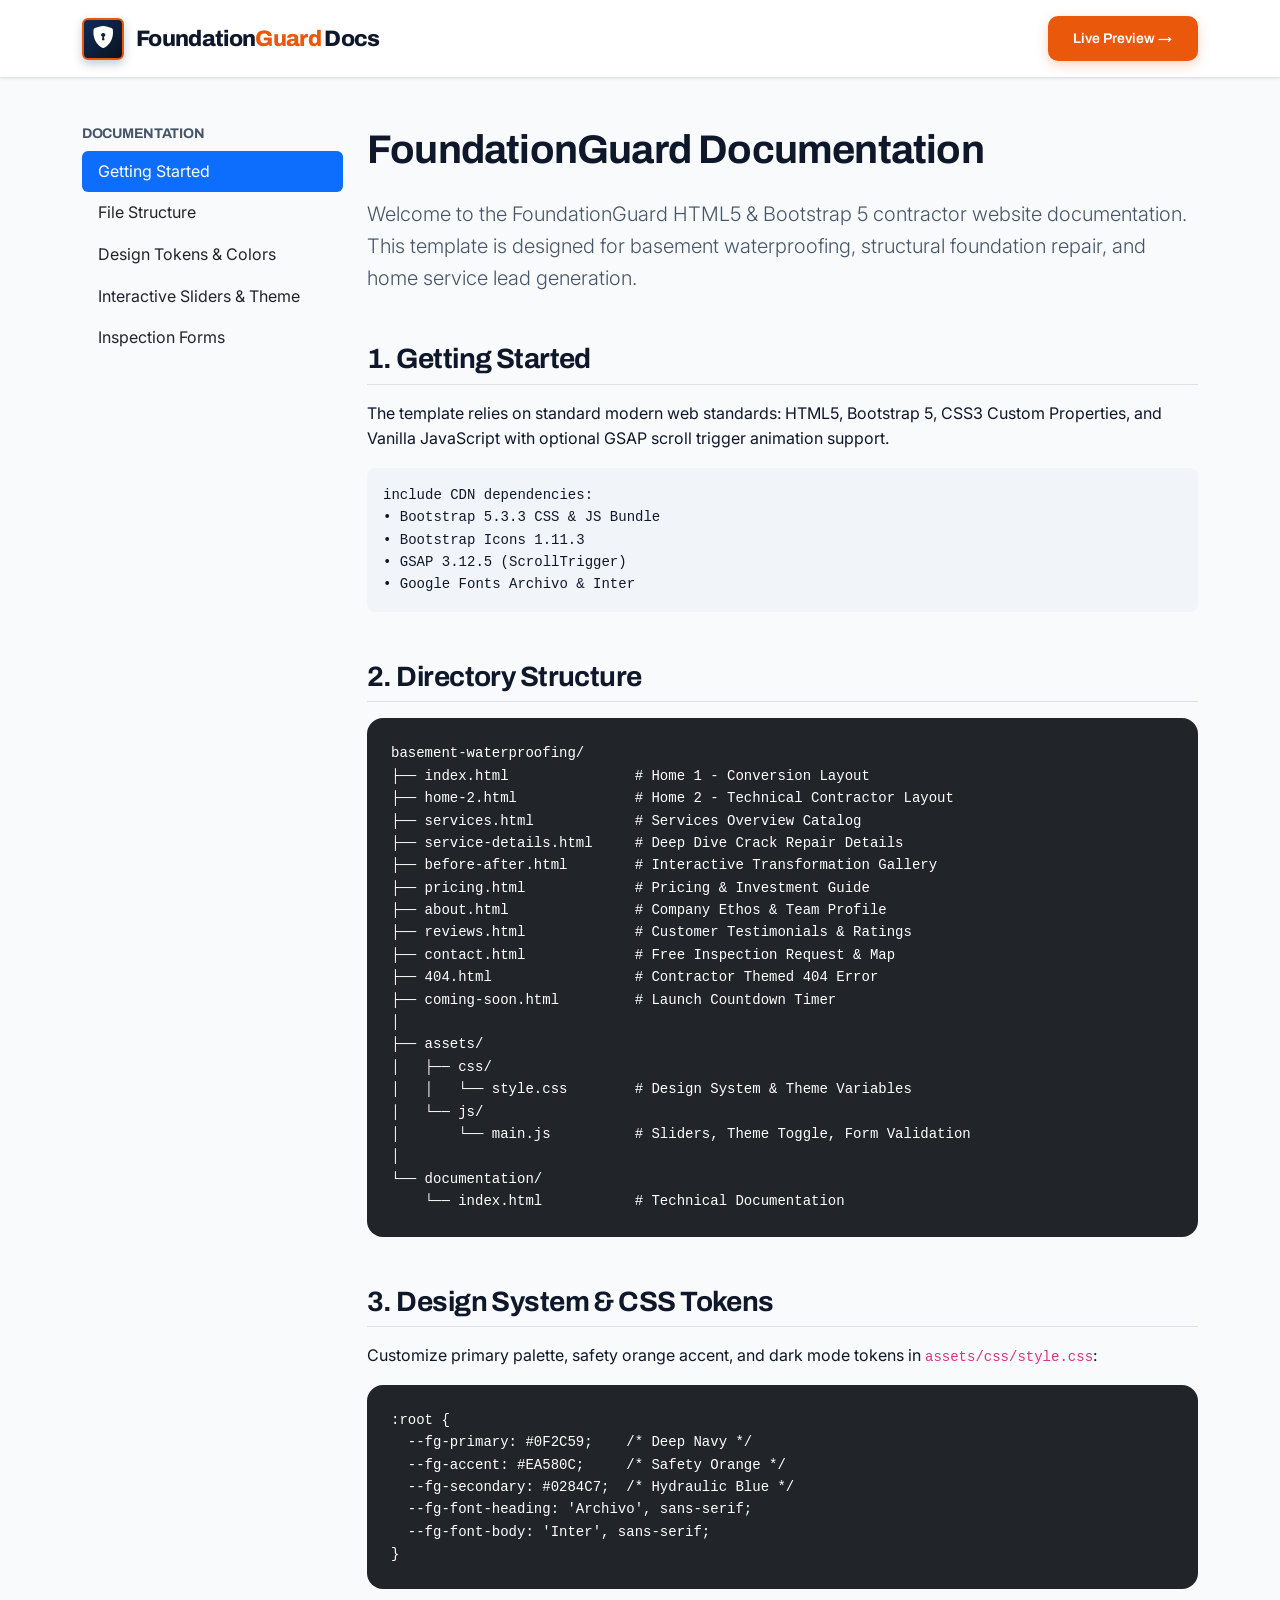
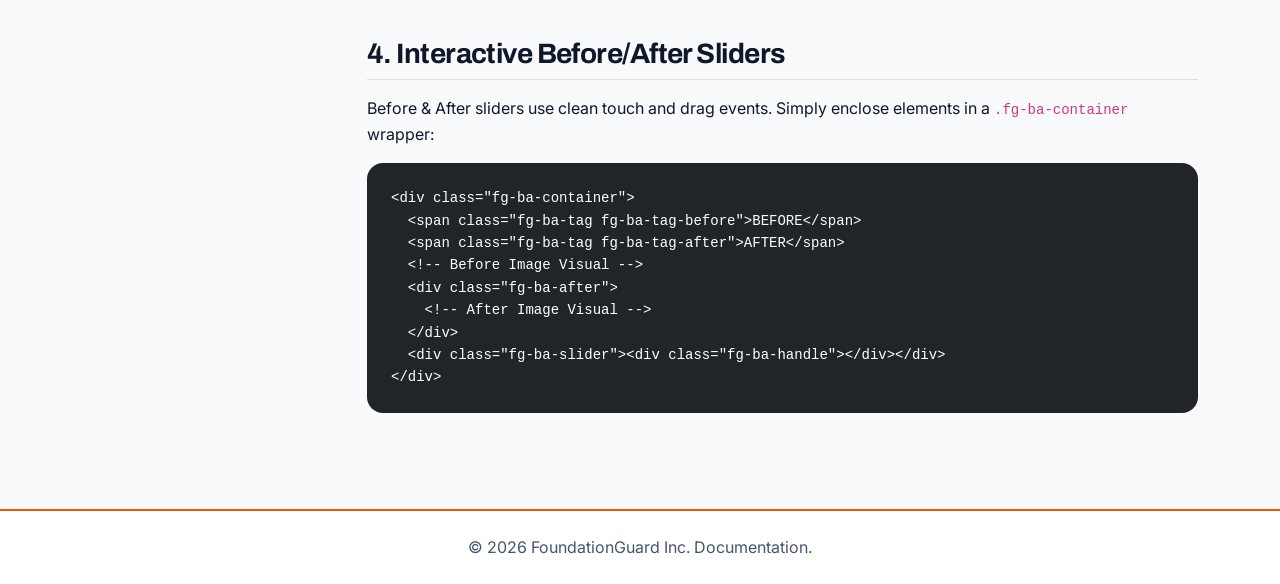
<file: documentation/index.html>
<!DOCTYPE html>
<html lang="en" data-bs-theme="light">
<head>
  <meta charset="UTF-8">
  <meta name="viewport" content="width=device-width, initial-scale=1.0">
  <title>Documentation | FoundationGuard Contractor Template</title>

  <!-- Favicon -->
  <link rel="icon" type="image/svg+xml" href="../assets/img/favicon.svg">

  <!-- Google Fonts -->
  <link rel="preconnect" href="https://fonts.googleapis.com">
  <link rel="preconnect" href="https://fonts.gstatic.com" crossorigin>
  <link href="https://fonts.googleapis.com/css2?family=Archivo:wght@400;500;600;700;800&family=Inter:wght@300;400;500;600;700&display=swap" rel="stylesheet">

  <!-- Bootstrap 5 CSS & Icons -->
  <link href="https://cdn.jsdelivr.net/npm/bootstrap@5.3.3/dist/css/bootstrap.min.css" rel="stylesheet">
  <link href="https://cdn.jsdelivr.net/npm/bootstrap-icons@1.11.3/font/bootstrap-icons.min.css" rel="stylesheet">

  <!-- Custom Styles -->
  <link rel="stylesheet" href="../assets/css/style.css">
</head>
<body>

  <header class="fg-header-main py-3 border-bottom">
    <div class="container d-flex justify-content-between align-items-center">
      <a class="fg-logo-brand" href="../index.html">
        <div class="fg-logo-icon"><i class="bi bi-shield-lock-fill"></i></div>
        <span>Foundation<span class="text-warning">Guard</span> Docs</span>
      </a>
      <a href="../index.html" class="btn btn-fg-primary btn-sm">Live Preview →</a>
    </div>
  </header>

  <div class="container py-5">
    <div class="row">
      <div class="col-lg-3">
        <div class="sticky-top" style="top: 100px;">
          <h6 class="fw-bold text-uppercase text-muted small">Documentation</h6>
          <div class="nav flex-column nav-pills">
            <a class="nav-link active" href="#getting-started">Getting Started</a>
            <a class="nav-link text-body" href="#file-structure">File Structure</a>
            <a class="nav-link text-body" href="#css-variables">Design Tokens & Colors</a>
            <a class="nav-link text-body" href="#components">Interactive Sliders & Theme</a>
            <a class="nav-link text-body" href="#form-validation">Inspection Forms</a>
          </div>
        </div>
      </div>

      <div class="col-lg-9">
        <h1 class="fw-bold mb-4">FoundationGuard Documentation</h1>
        <p class="lead text-muted mb-5">Welcome to the FoundationGuard HTML5 & Bootstrap 5 contractor website documentation. This template is designed for basement waterproofing, structural foundation repair, and home service lead generation.</p>

        <!-- Getting Started -->
        <section id="getting-started" class="mb-5">
          <h3 class="fw-bold mb-3 border-bottom pb-2">1. Getting Started</h3>
          <p>The template relies on standard modern web standards: HTML5, Bootstrap 5, CSS3 Custom Properties, and Vanilla JavaScript with optional GSAP scroll trigger animation support.</p>
          <div class="p-3 bg-body-tertiary rounded-3 font-monospace small">
            include CDN dependencies:<br>
            • Bootstrap 5.3.3 CSS & JS Bundle<br>
            • Bootstrap Icons 1.11.3<br>
            • GSAP 3.12.5 (ScrollTrigger)<br>
            • Google Fonts Archivo & Inter
          </div>
        </section>

        <!-- File Structure -->
        <section id="file-structure" class="mb-5">
          <h3 class="fw-bold mb-3 border-bottom pb-2">2. Directory Structure</h3>
          <pre class="bg-dark text-white p-4 rounded-4 small"><code>basement-waterproofing/
├── index.html               # Home 1 - Conversion Layout
├── home-2.html              # Home 2 - Technical Contractor Layout
├── services.html            # Services Overview Catalog
├── service-details.html     # Deep Dive Crack Repair Details
├── before-after.html        # Interactive Transformation Gallery
├── pricing.html             # Pricing & Investment Guide
├── about.html               # Company Ethos & Team Profile
├── reviews.html             # Customer Testimonials & Ratings
├── contact.html             # Free Inspection Request & Map
├── 404.html                 # Contractor Themed 404 Error
├── coming-soon.html         # Launch Countdown Timer
│
├── assets/
│   ├── css/
│   │   └── style.css        # Design System & Theme Variables
│   └── js/
│       └── main.js          # Sliders, Theme Toggle, Form Validation
│
└── documentation/
    └── index.html           # Technical Documentation</code></pre>
        </section>

        <!-- CSS Variables -->
        <section id="css-variables" class="mb-5">
          <h3 class="fw-bold mb-3 border-bottom pb-2">3. Design System & CSS Tokens</h3>
          <p>Customize primary palette, safety orange accent, and dark mode tokens in <code>assets/css/style.css</code>:</p>
          <pre class="bg-dark text-white p-4 rounded-4 small"><code>:root {
  --fg-primary: #0F2C59;    /* Deep Navy */
  --fg-accent: #EA580C;     /* Safety Orange */
  --fg-secondary: #0284C7;  /* Hydraulic Blue */
  --fg-font-heading: 'Archivo', sans-serif;
  --fg-font-body: 'Inter', sans-serif;
}</code></pre>
        </section>

        <!-- Components -->
        <section id="components" class="mb-5">
          <h3 class="fw-bold mb-3 border-bottom pb-2">4. Interactive Before/After Sliders</h3>
          <p>Before & After sliders use clean touch and drag events. Simply enclose elements in a <code>.fg-ba-container</code> wrapper:</p>
          <pre class="bg-dark text-white p-4 rounded-4 small"><code>&lt;div class="fg-ba-container"&gt;
  &lt;span class="fg-ba-tag fg-ba-tag-before"&gt;BEFORE&lt;/span&gt;
  &lt;span class="fg-ba-tag fg-ba-tag-after"&gt;AFTER&lt;/span&gt;
  &lt;!-- Before Image Visual --&gt;
  &lt;div class="fg-ba-after"&gt;
    &lt;!-- After Image Visual --&gt;
  &lt;/div&gt;
  &lt;div class="fg-ba-slider"&gt;&lt;div class="fg-ba-handle"&gt;&lt;/div&gt;&lt;/div&gt;
&lt;/div&gt;</code></pre>
        </section>

      </div>
    </div>
  </div>

  <footer class="fg-footer text-center py-4">
    © 2026 FoundationGuard Inc. Documentation.
  </footer>

  <script src="https://cdn.jsdelivr.net/npm/bootstrap@5.3.3/dist/js/bootstrap.bundle.min.js"></script>
</body>
</html>
</file>
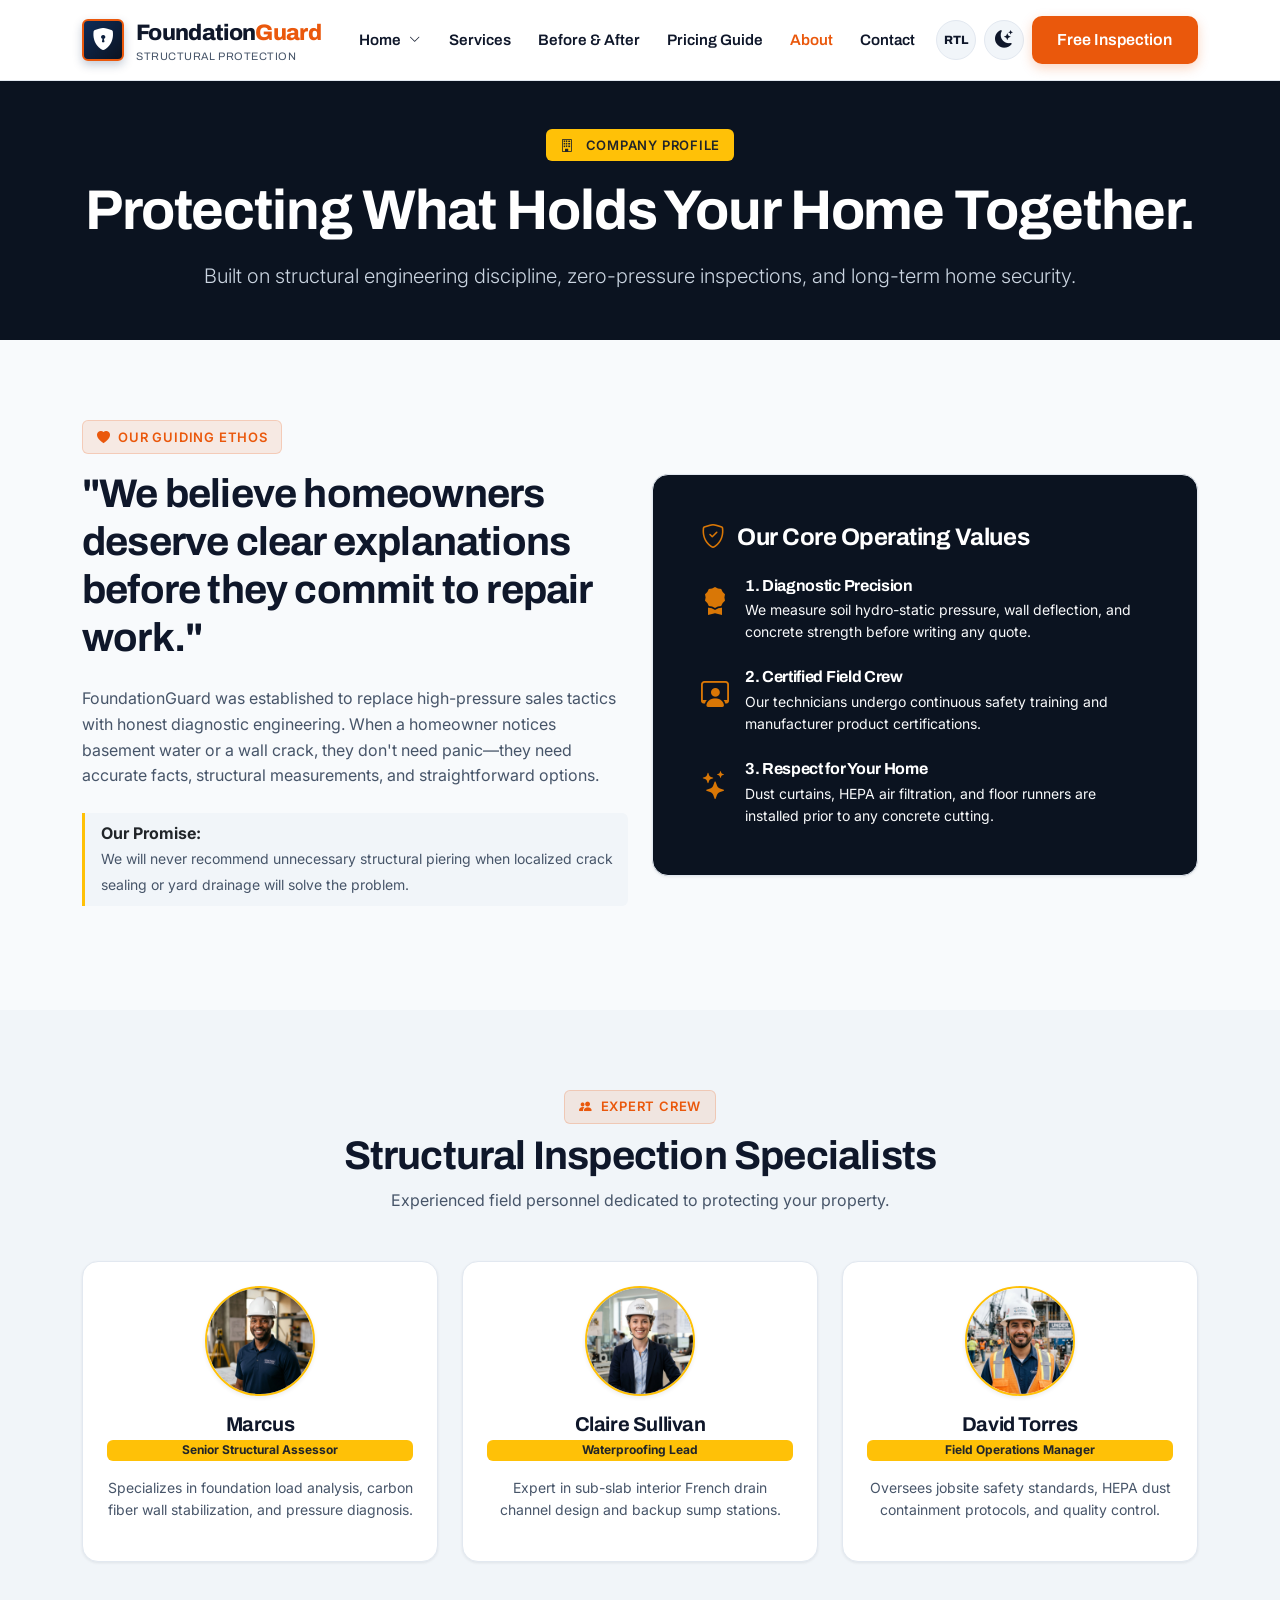
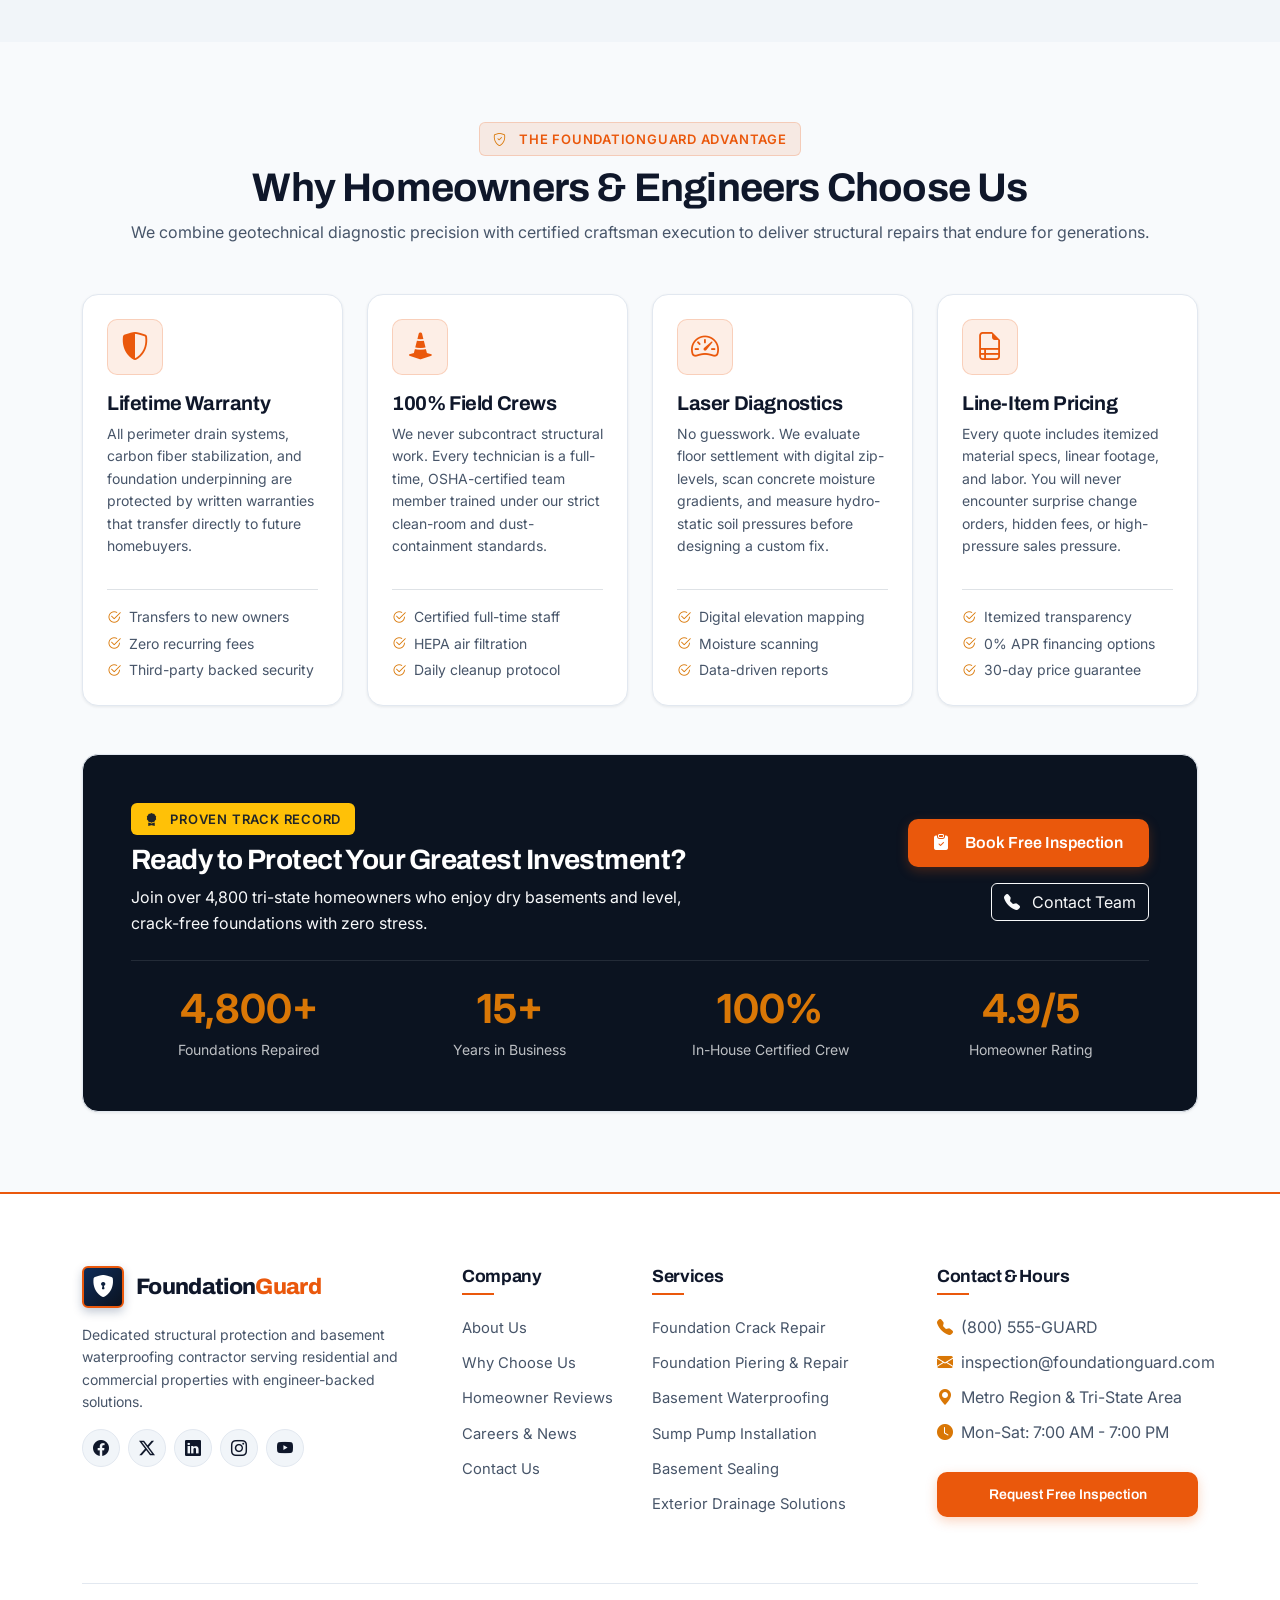
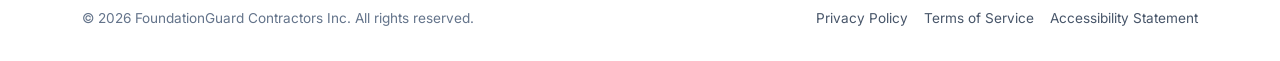
<file: about.html>
<!DOCTYPE html>
<html lang="en" data-bs-theme="light">

<head>
  <meta charset="UTF-8">
  <meta name="viewport" content="width=device-width, initial-scale=1.0">
  <title>About Us | FoundationGuard Structural Protection Company</title>
  <meta name="description"
    content="Learn about FoundationGuard. Our mission, engineering standards, certified technician team, and commitment to transparent home protection.">

  <!-- Favicon -->
  <link rel="icon" type="image/svg+xml" href="assets/img/favicon.svg">

  <!-- Google Fonts -->
  <link rel="preconnect" href="https://fonts.googleapis.com">
  <link rel="preconnect" href="https://fonts.gstatic.com" crossorigin>
  <link
    href="https://fonts.googleapis.com/css2?family=Archivo:wght@400;500;600;700;800&family=Inter:wght@300;400;500;600;700&display=swap"
    rel="stylesheet">

  <!-- Bootstrap 5 CSS & Icons -->
  <link href="https://cdn.jsdelivr.net/npm/bootstrap@5.3.3/dist/css/bootstrap.min.css" rel="stylesheet">
  <link href="https://cdn.jsdelivr.net/npm/bootstrap-icons@1.11.3/font/bootstrap-icons.min.css" rel="stylesheet">

  <!-- Custom Styles -->
  <link rel="stylesheet" href="assets/css/style.css">
</head>

<body>

  <!-- Mandatory Main Header / Navbar -->
  <header class="fg-header-main">
    <div class="container">
      <nav class="navbar navbar-expand-lg navbar-light py-2">
        <a class="navbar-brand fg-logo-brand me-4" href="index.html">
          <div class="fg-logo-icon"><i class="bi bi-shield-lock-fill"></i></div>
          <div>
            <span>Foundation<span class="text-warning">Guard</span></span>
            <span class="d-block text-muted fw-normal"
              style="font-size: 0.68rem; letter-spacing: 0.05em; margin-top: -3px;">STRUCTURAL PROTECTION</span>
          </div>
        </a>

        <button class="navbar-toggler border-0 p-2 d-lg-none ms-auto" type="button" data-bs-toggle="offcanvas"
          data-bs-target="#fgMobileNav"><span class="navbar-toggler-icon"></span></button>

        <div class="collapse navbar-collapse d-none d-lg-flex">
          <ul class="navbar-menu navbar-nav me-auto">
            <li class="nav-item dropdown">
              <a class="nav-link fg-nav-link dropdown-toggle" href="index.html" data-bs-toggle="dropdown">Home <i class="bi bi-chevron-down ms-1"></i></a>
              <ul class="dropdown-menu fg-dropdown-menu">
                <li><a class="dropdown-item fg-dropdown-item" href="index.html">Home 1 - Main</a></li>
                <li><a class="dropdown-item fg-dropdown-item" href="home-2.html">Home 2 - Technical Edition</a></li>
              </ul>
            </li>
            <li class="nav-item"><a class="nav-link fg-nav-link" href="services.html">Services</a></li>
            <li class="nav-item"><a class="nav-link fg-nav-link" href="before-after.html">Before & After</a></li>
            <li class="nav-item"><a class="nav-link fg-nav-link" href="pricing.html">Pricing Guide</a></li>
            <li class="nav-item"><a class="nav-link fg-nav-link active" href="about.html">About</a></li>
            <li class="nav-item"><a class="nav-link fg-nav-link" href="contact.html">Contact</a></li>
          </ul>
          <div class="d-flex align-items-center gap-2">
            <button class="fg-rtl-btn" type="button" aria-label="Toggle RTL Layout">RTL</button>
            <button class="fg-theme-btn" type="button"><i class="bi bi-moon-stars-fill"></i></button>
            <button class="btn btn-fg-primary" data-bs-toggle="modal" data-bs-target="#freeInspectionModal">Free
              Inspection</button>
          </div>
        </div>
      </nav>
    </div>
  </header>

  <!-- Mobile Offcanvas -->
  <div class="offcanvas offcanvas-end fg-offcanvas" tabindex="-1" id="fgMobileNav">
    <div class="offcanvas-header border-bottom">
      <a href="index.html" class="fg-logo-brand fs-5 text-decoration-none">
        <div class="fg-logo-icon" style="width:34px; height:34px;"><i class="bi bi-shield-lock-fill"></i></div>
        <span>Foundation<span class="text-warning">Guard</span></span>
      </a>
      <button type="button" class="btn-close text-reset" data-bs-dismiss="offcanvas"></button>
    </div>
    <div class="offcanvas-body d-flex flex-column justify-content-between">
      <div class="mobile-nav-links">
        <!-- Accordion Mobile Dropdowns -->
        <div class="accordion accordion-flush" id="mobileNavAccordionA">
          <div class="accordion-item border-0">
            <h2 class="accordion-header">
              <button class="accordion-button fg-mobile-nav-link bg-transparent shadow-none" type="button"
                data-bs-toggle="collapse" data-bs-target="#mobileHomeA">
                Home
              </button>
            </h2>
            <div id="mobileHomeA" class="accordion-collapse collapse" data-bs-parent="#mobileNavAccordionA">
              <div class="accordion-body py-1">
                <a class="fg-mobile-nav-link fg-mobile-sublink" href="index.html" data-bs-dismiss="offcanvas">Home 1 -
                  Main</a>
                <a class="fg-mobile-nav-link fg-mobile-sublink" href="home-2.html" data-bs-dismiss="offcanvas">Home 2 -
                  Technical Contractor</a>
              </div>
            </div>
          </div>
        </div>

        <a class="fg-mobile-nav-link mt-2" href="services.html" data-bs-dismiss="offcanvas">Services</a>
        <a class="fg-mobile-nav-link" href="before-after.html" data-bs-dismiss="offcanvas">Before & After</a>
        <a class="fg-mobile-nav-link" href="pricing.html" data-bs-dismiss="offcanvas">Pricing Guide</a>
        <a class="fg-mobile-nav-link active" href="about.html" data-bs-dismiss="offcanvas">About Us</a>
        <a class="fg-mobile-nav-link" href="contact.html" data-bs-dismiss="offcanvas">Contact Us</a>
      </div>

      <div class="mobile-nav-footer pt-4 border-top">
        <div class="d-flex align-items-center justify-content-between gap-2 mb-3">
          <span class="fw-bold small text-muted">Theme & Mode</span>
          <div class="d-flex align-items-center gap-2">
            <button class="fg-rtl-btn" type="button" aria-label="Toggle RTL Layout">RTL</button>
            <button class="fg-theme-btn" type="button"><i class="bi bi-moon-stars-fill"></i></button>
          </div>
        </div>
        <button class="btn btn-fg-primary w-100" data-bs-toggle="modal" data-bs-target="#freeInspectionModal"
          data-bs-dismiss="offcanvas">
          <i class="bi bi-clipboard-check-fill me-2"></i> Free Inspection
        </button>
      </div>
    </div>
  </div>

  <!-- HERO -->
  <section class="fg-section fg-bg-navy text-white text-center py-5">
    <div class="container max-w-800">
      <span class="fg-badge bg-warning text-dark border-0 mb-3"><i class="bi bi-building me-1"></i> COMPANY
        PROFILE</span>
      <h1 class="display-4 text-white fw-bold mb-3">Protecting What Holds Your Home Together.</h1>
      <p class="lead text-muted mb-0">Built on structural engineering discipline, zero-pressure inspections, and
        long-term home security.</p>
    </div>
  </section>

  <!-- MISSION STATEMENT -->
  <section class="fg-section">
    <div class="container">
      <div class="row align-items-center gy-5">
        <div class="col-lg-6">
          <span class="fg-badge mb-3"><i class="bi bi-heart-fill"></i> OUR GUIDING ETHOS</span>
          <h2 class="display-6 fw-bold mb-4">"We believe homeowners deserve clear explanations before they commit to
            repair work."</h2>
          <p class="text-muted mb-4">
            FoundationGuard was established to replace high-pressure sales tactics with honest diagnostic engineering.
            When a homeowner notices basement water or a wall crack, they don't need panic—they need accurate facts,
            structural measurements, and straightforward options.
          </p>
          <div class="border-start border-warning border-3 ps-3 py-2 bg-body-tertiary rounded-end mb-4">
            <p class="fw-bold mb-0 text-body">Our Promise:</p>
            <small class="text-muted">We will never recommend unnecessary structural piering when localized crack
              sealing or yard drainage will solve the problem.</small>
          </div>
        </div>

        <div class="col-lg-6">
          <div class="fg-card bg-navy text-white p-4 p-md-5 rounded-4 shadow-xl">
            <h4 class="text-white fw-bold mb-4"><i class="bi bi-shield-check text-warning me-2"></i> Our Core Operating
              Values</h4>

            <div class="d-flex align-items-start gap-3 mb-4">
              <i class="bi bi-award-fill text-warning fs-3 mt-1"></i>
              <div>
                <h6 class="text-white fw-bold mb-1">1. Diagnostic Precision</h6>
                <p class="small text-light opacity-90 mb-0">We measure soil hydro-static pressure, wall deflection, and
                  concrete
                  strength before writing any quote.</p>
              </div>
            </div>

            <div class="d-flex align-items-start gap-3 mb-4">
              <i class="bi bi-person-workspace text-warning fs-3 mt-1"></i>
              <div>
                <h6 class="text-white fw-bold mb-1">2. Certified Field Crew</h6>
                <p class="small text-light opacity-90 mb-0">Our technicians undergo continuous safety training and
                  manufacturer
                  product certifications.</p>
              </div>
            </div>

            <div class="d-flex align-items-start gap-3">
              <i class="bi bi-stars text-warning fs-3 mt-1"></i>
              <div>
                <h6 class="text-white fw-bold mb-1">3. Respect for Your Home</h6>
                <p class="small text-light opacity-90 mb-0">Dust curtains, HEPA air filtration, and floor runners are
                  installed
                  prior to any concrete cutting.</p>
              </div>
            </div>
          </div>
        </div>
      </div>
    </div>
  </section>

  <!-- LEADERSHIP / TECHNICIAN TEAM -->
  <section class="fg-section fg-bg-subtle">
    <div class="container">
      <div class="text-center max-w-700 mx-auto mb-5">
        <span class="fg-badge mb-2"><i class="bi bi-people-fill"></i> EXPERT CREW</span>
        <h2 class="display-6 fw-bold">Structural Inspection Specialists</h2>
        <p class="text-muted">Experienced field personnel dedicated to protecting your property.</p>
      </div>

      <div class="row g-4">
        <!-- Team 1 -->
        <div class="col-md-4">
          <div class="fg-card text-center p-4">
            <img src="assets/img/team/marcus.jpg" alt="Marcus Henderson"
              class="rounded-circle mx-auto mb-3 object-fit-cover shadow-sm border border-2 border-warning"
              style="width:110px; height:110px;">
            <h5 class="fw-bold mb-1">Marcus</h5>
            <span class="badge bg-warning text-dark mb-3">Senior Structural Assessor</span>
            <p class="small text-muted">Specializes in foundation load analysis, carbon fiber wall stabilization, and
              pressure diagnosis.</p>
          </div>
        </div>

        <!-- Team 2 -->
        <div class="col-md-4">
          <div class="fg-card text-center p-4">
            <img src="assets/img/team/claire.jpg" alt="Claire Sullivan"
              class="rounded-circle mx-auto mb-3 object-fit-cover shadow-sm border border-2 border-warning"
              style="width:110px; height:110px;">
            <h5 class="fw-bold mb-1">Claire Sullivan</h5>
            <span class="badge bg-warning text-dark mb-3">Waterproofing Lead</span>
            <p class="small text-muted">Expert in sub-slab interior French drain channel design and backup sump
              stations.</p>
          </div>
        </div>

        <!-- Team 3 -->
        <div class="col-md-4">
          <div class="fg-card text-center p-4">
            <img src="assets/img/team/david.jpg" alt="David Torres"
              class="rounded-circle mx-auto mb-3 object-fit-cover shadow-sm border border-2 border-warning"
              style="width:110px; height:110px;">
            <h5 class="fw-bold mb-1">David Torres</h5>
            <span class="badge bg-warning text-dark mb-3">Field Operations Manager</span>
            <p class="small text-muted">Oversees jobsite safety standards, HEPA dust containment protocols, and quality
              control.</p>
          </div>
        </div>
      </div>
    </div>
  </section>

  <!-- WHY CHOOSE US & STANDARDS SECTION -->
  <section class="fg-section" id="why-choose">
    <div class="container">
      <div class="text-center max-w-700 mx-auto mb-5">
        <span class="fg-badge mb-2"><i class="bi bi-shield-check text-warning me-1"></i> THE FOUNDATIONGUARD
          ADVANTAGE</span>
        <h2 class="display-6 fw-bold">Why Homeowners & Engineers Choose Us</h2>
        <p class="text-muted">We combine geotechnical diagnostic precision with certified craftsman execution to deliver
          structural repairs that endure for generations.</p>
      </div>

      <div class="row g-4 mb-5">
        <!-- Pillar 1 -->
        <div class="col-xl-3 col-lg-6 col-md-6">
          <div class="fg-card p-4 h-100 d-flex flex-column">
            <div class="fg-card-icon mb-3">
              <i class="bi bi-shield-shaded"></i>
            </div>
            <h5 class="fw-bold mb-2">Lifetime Warranty</h5>
            <p class="small text-muted flex-grow-1">All perimeter drain systems, carbon fiber stabilization, and
              foundation underpinning are protected by written warranties that transfer directly to future homebuyers.
            </p>
            <ul class="list-unstyled small text-muted mt-3 mb-0 pt-3 border-top">
              <li class="mb-1"><i class="bi bi-check2-circle text-warning me-2"></i>Transfers to new owners</li>
              <li class="mb-1"><i class="bi bi-check2-circle text-warning me-2"></i>Zero recurring fees</li>
              <li><i class="bi bi-check2-circle text-warning me-2"></i>Third-party backed security</li>
            </ul>
          </div>
        </div>

        <!-- Pillar 2 -->
        <div class="col-xl-3 col-lg-6 col-md-6">
          <div class="fg-card p-4 h-100 d-flex flex-column">
            <div class="fg-card-icon mb-3">
              <i class="bi bi-cone-striped"></i>
            </div>
            <h5 class="fw-bold mb-2">100% Field Crews</h5>
            <p class="small text-muted flex-grow-1">We never subcontract structural work. Every technician is a
              full-time, OSHA-certified team member trained under our strict clean-room and dust-containment standards.
            </p>
            <ul class="list-unstyled small text-muted mt-3 mb-0 pt-3 border-top">
              <li class="mb-1"><i class="bi bi-check2-circle text-warning me-2"></i>Certified full-time staff</li>
              <li class="mb-1"><i class="bi bi-check2-circle text-warning me-2"></i>HEPA air filtration</li>
              <li><i class="bi bi-check2-circle text-warning me-2"></i>Daily cleanup protocol</li>
            </ul>
          </div>
        </div>

        <!-- Pillar 3 -->
        <div class="col-xl-3 col-lg-6 col-md-6">
          <div class="fg-card p-4 h-100 d-flex flex-column">
            <div class="fg-card-icon mb-3">
              <i class="bi bi-speedometer2"></i>
            </div>
            <h5 class="fw-bold mb-2">Laser Diagnostics</h5>
            <p class="small text-muted flex-grow-1">No guesswork. We evaluate floor settlement with digital zip-levels,
              scan concrete moisture gradients, and measure hydro-static soil pressures before designing a custom fix.
            </p>
            <ul class="list-unstyled small text-muted mt-3 mb-0 pt-3 border-top">
              <li class="mb-1"><i class="bi bi-check2-circle text-warning me-2"></i>Digital elevation mapping</li>
              <li class="mb-1"><i class="bi bi-check2-circle text-warning me-2"></i>Moisture scanning</li>
              <li><i class="bi bi-check2-circle text-warning me-2"></i>Data-driven reports</li>
            </ul>
          </div>
        </div>

        <!-- Pillar 4 -->
        <div class="col-xl-3 col-lg-6 col-md-6">
          <div class="fg-card p-4 h-100 d-flex flex-column">
            <div class="fg-card-icon mb-3">
              <i class="bi bi-file-earmark-ruled"></i>
            </div>
            <h5 class="fw-bold mb-2">Line-Item Pricing</h5>
            <p class="small text-muted flex-grow-1">Every quote includes itemized material specs, linear footage, and
              labor. You will never encounter surprise change orders, hidden fees, or high-pressure sales pressure.</p>
            <ul class="list-unstyled small text-muted mt-3 mb-0 pt-3 border-top">
              <li class="mb-1"><i class="bi bi-check2-circle text-warning me-2"></i>Itemized transparency</li>
              <li class="mb-1"><i class="bi bi-check2-circle text-warning me-2"></i>0% APR financing options</li>
              <li><i class="bi bi-check2-circle text-warning me-2"></i>30-day price guarantee</li>
            </ul>
          </div>
        </div>
      </div>

      <!-- Trust Metrics & Direct CTA Bar -->
      <div class="fg-card bg-navy text-white p-4 p-md-5 rounded-4 shadow-xl">
        <div class="row align-items-center gy-4">
          <div class="col-lg-7">
            <span class="fg-badge bg-warning text-dark border-0 mb-2"><i class="bi bi-award-fill me-1"></i> PROVEN TRACK
              RECORD</span>
            <h3 class="text-white fw-bold mb-2">Ready to Protect Your Greatest Investment?</h3>
            <p class="text-light opacity-90 mb-0">Join over 4,800 tri-state homeowners who enjoy dry basements and
              level, crack-free foundations with zero stress.</p>
          </div>
          <div class="col-lg-5 text-lg-end">
            <div class="d-flex flex-wrap justify-content-lg-end gap-3">
              <button class="btn btn-fg-primary" data-bs-toggle="modal" data-bs-target="#freeInspectionModal">
                <i class="bi bi-clipboard-check-fill me-2"></i> Book Free Inspection
              </button>
              <a href="contact.html" class="btn btn-outline-light">
                <i class="bi bi-telephone-fill me-2"></i> Contact Team
              </a>
            </div>
          </div>
        </div>

        <hr class="border-secondary my-4 opacity-25">

        <div class="row text-center gy-3">
          <div class="col-6 col-md-3">
            <div class="display-6 fw-bold text-warning mb-1">4,800+</div>
            <small class="text-light opacity-75">Foundations Repaired</small>
          </div>
          <div class="col-6 col-md-3">
            <div class="display-6 fw-bold text-warning mb-1">15+</div>
            <small class="text-light opacity-75">Years in Business</small>
          </div>
          <div class="col-6 col-md-3">
            <div class="display-6 fw-bold text-warning mb-1">100%</div>
            <small class="text-light opacity-75">In-House Certified Crew</small>
          </div>
          <div class="col-6 col-md-3">
            <div class="display-6 fw-bold text-warning mb-1">4.9/5</div>
            <small class="text-light opacity-75">Homeowner Rating</small>
          </div>
        </div>
      </div>
    </div>
  </section>

  <!-- Footer -->
  <footer class="fg-footer">
    <div class="container">
      <div class="row gy-4">
        <div class="col-lg-4 col-md-6">
          <a href="index.html" class="fg-logo-brand mb-3 text-decoration-none">
            <div class="fg-logo-icon">
              <i class="bi bi-shield-lock-fill"></i>
            </div>
            <span>Foundation<span class="text-warning">Guard</span></span>
          </a>
          <p class="small text-muted mb-3">
            Dedicated structural protection and basement waterproofing contractor serving residential and commercial
            properties with engineer-backed solutions.
          </p>
          <div class="d-flex gap-2">
            <a href="#" class="fg-social-icon" aria-label="Facebook"><i class="bi bi-facebook"></i></a>
            <a href="#" class="fg-social-icon" aria-label="Twitter X"><i class="bi bi-twitter-x"></i></a>
            <a href="#" class="fg-social-icon" aria-label="LinkedIn"><i class="bi bi-linkedin"></i></a>
            <a href="#" class="fg-social-icon" aria-label="Instagram"><i class="bi bi-instagram"></i></a>
            <a href="#" class="fg-social-icon" aria-label="YouTube"><i class="bi bi-youtube"></i></a>
          </div>
        </div>

        <div class="col-lg-2 col-md-6">
          <h5>Company</h5>
          <ul class="fg-footer-links">
            <li><a href="about.html">About Us</a></li>
            <li><a href="about.html#why-choose">Why Choose Us</a></li>
            <li><a href="reviews.html">Homeowner Reviews</a></li>
            <li><a href="coming-soon.html">Careers & News</a></li>
            <li><a href="contact.html">Contact Us</a></li>
          </ul>
        </div>

        <div class="col-lg-3 col-md-6">
          <h5>Services</h5>
          <ul class="fg-footer-links">
            <li><a href="service-details.html">Foundation Crack Repair</a></li>
            <li><a href="services.html#foundation-repair">Foundation Piering & Repair</a></li>
            <li><a href="services.html#waterproofing">Basement Waterproofing</a></li>
            <li><a href="services.html#sump-pump">Sump Pump Installation</a></li>
            <li><a href="services.html#basement-sealing">Basement Sealing</a></li>
            <li><a href="services.html#drainage">Exterior Drainage Solutions</a></li>
          </ul>
        </div>

        <div class="col-lg-3 col-md-6">
          <h5>Contact & Hours</h5>
          <ul class="fg-footer-links">
            <li class="d-flex align-items-center gap-2"><i class="bi bi-telephone-fill text-warning"></i> (800)
              555-GUARD</li>
            <li class="d-flex align-items-center gap-2"><i class="bi bi-envelope-fill text-warning"></i>
              inspection@foundationguard.com</li>
            <li class="d-flex align-items-center gap-2"><i class="bi bi-geo-alt-fill text-warning"></i> Metro Region &
              Tri-State Area</li>
            <li class="d-flex align-items-center gap-2"><i class="bi bi-clock-fill text-warning"></i> Mon-Sat: 7:00 AM -
              7:00 PM</li>
          </ul>
          <button class="btn btn-sm btn-fg-primary w-100 mt-3" data-bs-toggle="modal"
            data-bs-target="#freeInspectionModal">
            Request Free Inspection
          </button>
        </div>
      </div>

      <div class="fg-footer-bottom d-flex flex-column flex-md-row justify-content-between align-items-center gap-3">
        <div>
          © 2026 FoundationGuard Contractors Inc. All rights reserved.
        </div>
        <div class="d-flex gap-3">
          <a href="#" class="text-muted">Privacy Policy</a>
          <a href="#" class="text-muted">Terms of Service</a>
          <a href="#" class="text-muted">Accessibility Statement</a>
        </div>
      </div>
    </div>
  </footer>

  <!-- BACK TO TOP BUTTON -->
  <button id="fgBackToTop" class="fg-back-to-top" aria-label="Back to Top">
    <i class="bi bi-arrow-up"></i>
  </button>

  <!-- FREE INSPECTION MODAL -->
  <div class="modal fade" id="freeInspectionModal" tabindex="-1" aria-labelledby="freeInspectionModalLabel"
    aria-hidden="true">
    <div class="modal-dialog modal-dialog-centered modal-lg">
      <div class="modal-content fg-card border-0 p-0 overflow-hidden">
        <div class="modal-header bg-navy text-white p-4">
          <div class="d-flex align-items-center gap-3">
            <div class="fg-logo-icon" style="width:36px; height:36px; font-size:1.1rem;">
              <i class="bi bi-clipboard-check-fill"></i>
            </div>
            <div>
              <h5 class="modal-title fw-bold text-white" id="freeInspectionModalLabel">Schedule Free Structural
                Inspection</h5>
              <small class="text-muted">Zero Obligation • Certified Foundation Technician</small>
            </div>
          </div>
          <button type="button" class="btn-close btn-close-white" data-bs-dismiss="modal" aria-label="Close"></button>
        </div>

        <div class="modal-body p-4">
          <form class="fg-inspection-form needs-validation" novalidate>
            <div class="row g-3">
              <div class="col-md-6">
                <label class="fg-form-label">Full Name *</label>
                <input type="text" class="form-control fg-form-control" required placeholder="John Doe">
                <div class="invalid-feedback">Please enter your full name.</div>
              </div>

              <div class="col-md-6">
                <label class="fg-form-label">Phone Number *</label>
                <input type="tel" class="form-control fg-form-control" required placeholder="(555) 000-0000">
                <div class="invalid-feedback">Please enter your phone number.</div>
              </div>

              <div class="col-md-6">
                <label class="fg-form-label">Email Address *</label>
                <input type="email" class="form-control fg-form-control" required placeholder="john@example.com">
                <div class="invalid-feedback">Please enter a valid email.</div>
              </div>

              <div class="col-md-6">
                <label class="fg-form-label">ZIP / Postal Code *</label>
                <input type="text" class="form-control fg-form-control" required placeholder="12345">
                <div class="invalid-feedback">Please enter your ZIP code.</div>
              </div>

              <div class="col-12">
                <label class="fg-form-label">Street Address *</label>
                <input type="text" class="form-control fg-form-control" required placeholder="123 Maple Street">
                <div class="invalid-feedback">Please enter property address.</div>
              </div>

              <div class="col-md-6">
                <label class="fg-form-label">Primary Problem Type *</label>
                <select class="form-select fg-form-control" required>
                  <option value="" selected disabled>Select primary issue...</option>
                  <option value="crack">Foundation Crack</option>
                  <option value="leak">Basement Water Leak</option>
                  <option value="standing">Standing Water</option>
                  <option value="damp">Damp Basement / Mold</option>
                  <option value="sump">Sump Pump Issue</option>
                  <option value="bowing">Bowing / Cracking Wall</option>
                  <option value="waterproofing">Complete Waterproofing</option>
                  <option value="other">Other Concern</option>
                </select>
                <div class="invalid-feedback">Please select a problem category.</div>
              </div>

              <div class="col-md-6">
                <label class="fg-form-label">Basement Status</label>
                <select class="form-select fg-form-control">
                  <option value="unfinished">Unfinished Basement</option>
                  <option value="finished">Partially / Fully Finished</option>
                  <option value="crawlspace">Crawlspace</option>
                  <option value="slab">Slab Foundation</option>
                </select>
              </div>

              <div class="col-md-6">
                <label class="fg-form-label">Preferred Date</label>
                <input type="date" class="form-control fg-form-control">
              </div>

              <div class="col-md-6">
                <label class="fg-form-label">Preferred Time Window</label>
                <select class="form-select fg-form-control">
                  <option value="morning">Morning (8:00 AM - 12:00 PM)</option>
                  <option value="afternoon">Afternoon (12:00 PM - 4:00 PM)</option>
                  <option value="evening">Late Afternoon (4:00 PM - 6:30 PM)</option>
                </select>
              </div>

              <div class="col-12">
                <label class="fg-form-label">Describe Concern (Optional)</label>
                <textarea class="form-control fg-form-control" rows="3"
                  placeholder="Describe symptoms, leaks during storms, or crack locations..."></textarea>
              </div>
            </div>

            <div class="mt-4 d-flex justify-content-end gap-2">
              <button type="button" class="btn btn-fg-outline" data-bs-dismiss="modal">Cancel</button>
              <button type="submit" class="btn btn-fg-primary">
                <i class="bi bi-send-fill me-1"></i> Request Free Inspection
              </button>
            </div>
          </form>
        </div>
      </div>
    </div>
  </div>

  <script src="https://cdn.jsdelivr.net/npm/bootstrap@5.3.3/dist/js/bootstrap.bundle.min.js"></script>
  <script src="assets/js/main.js"></script>
</body>

</html>
</file>
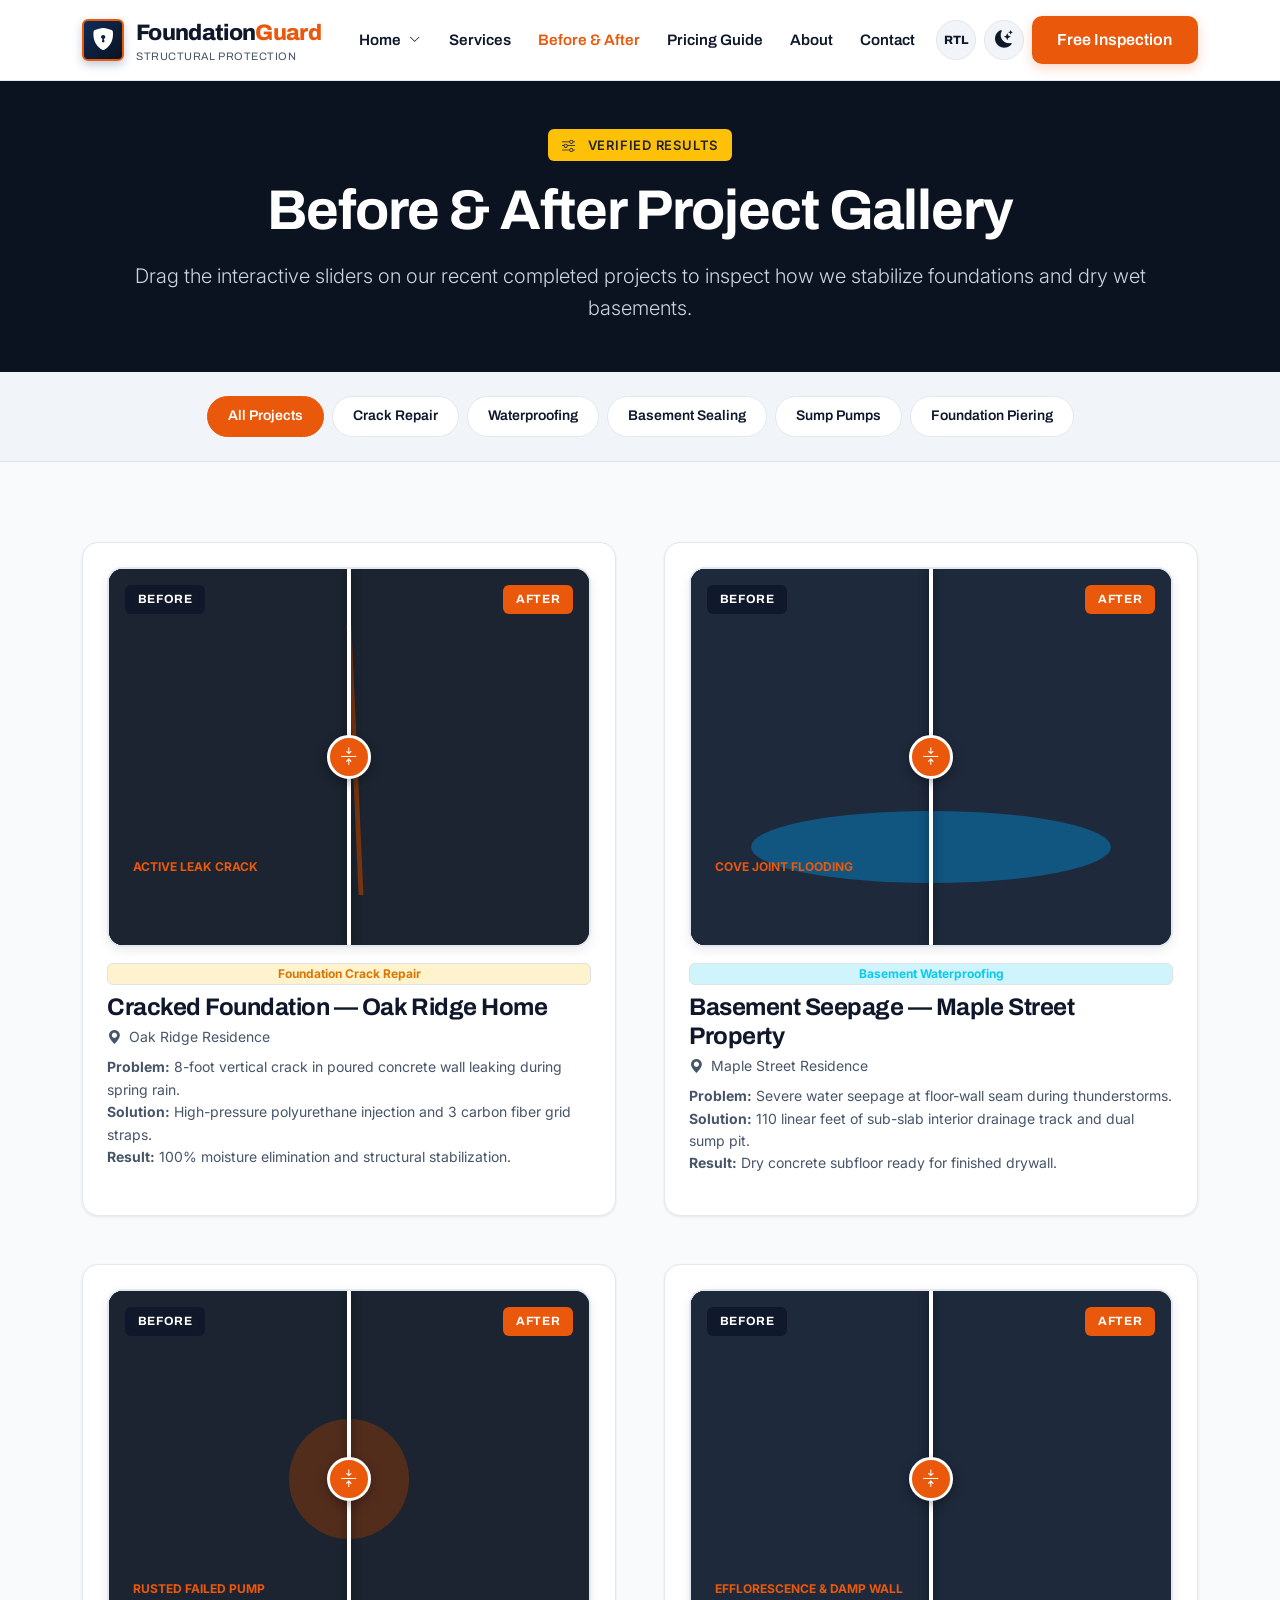
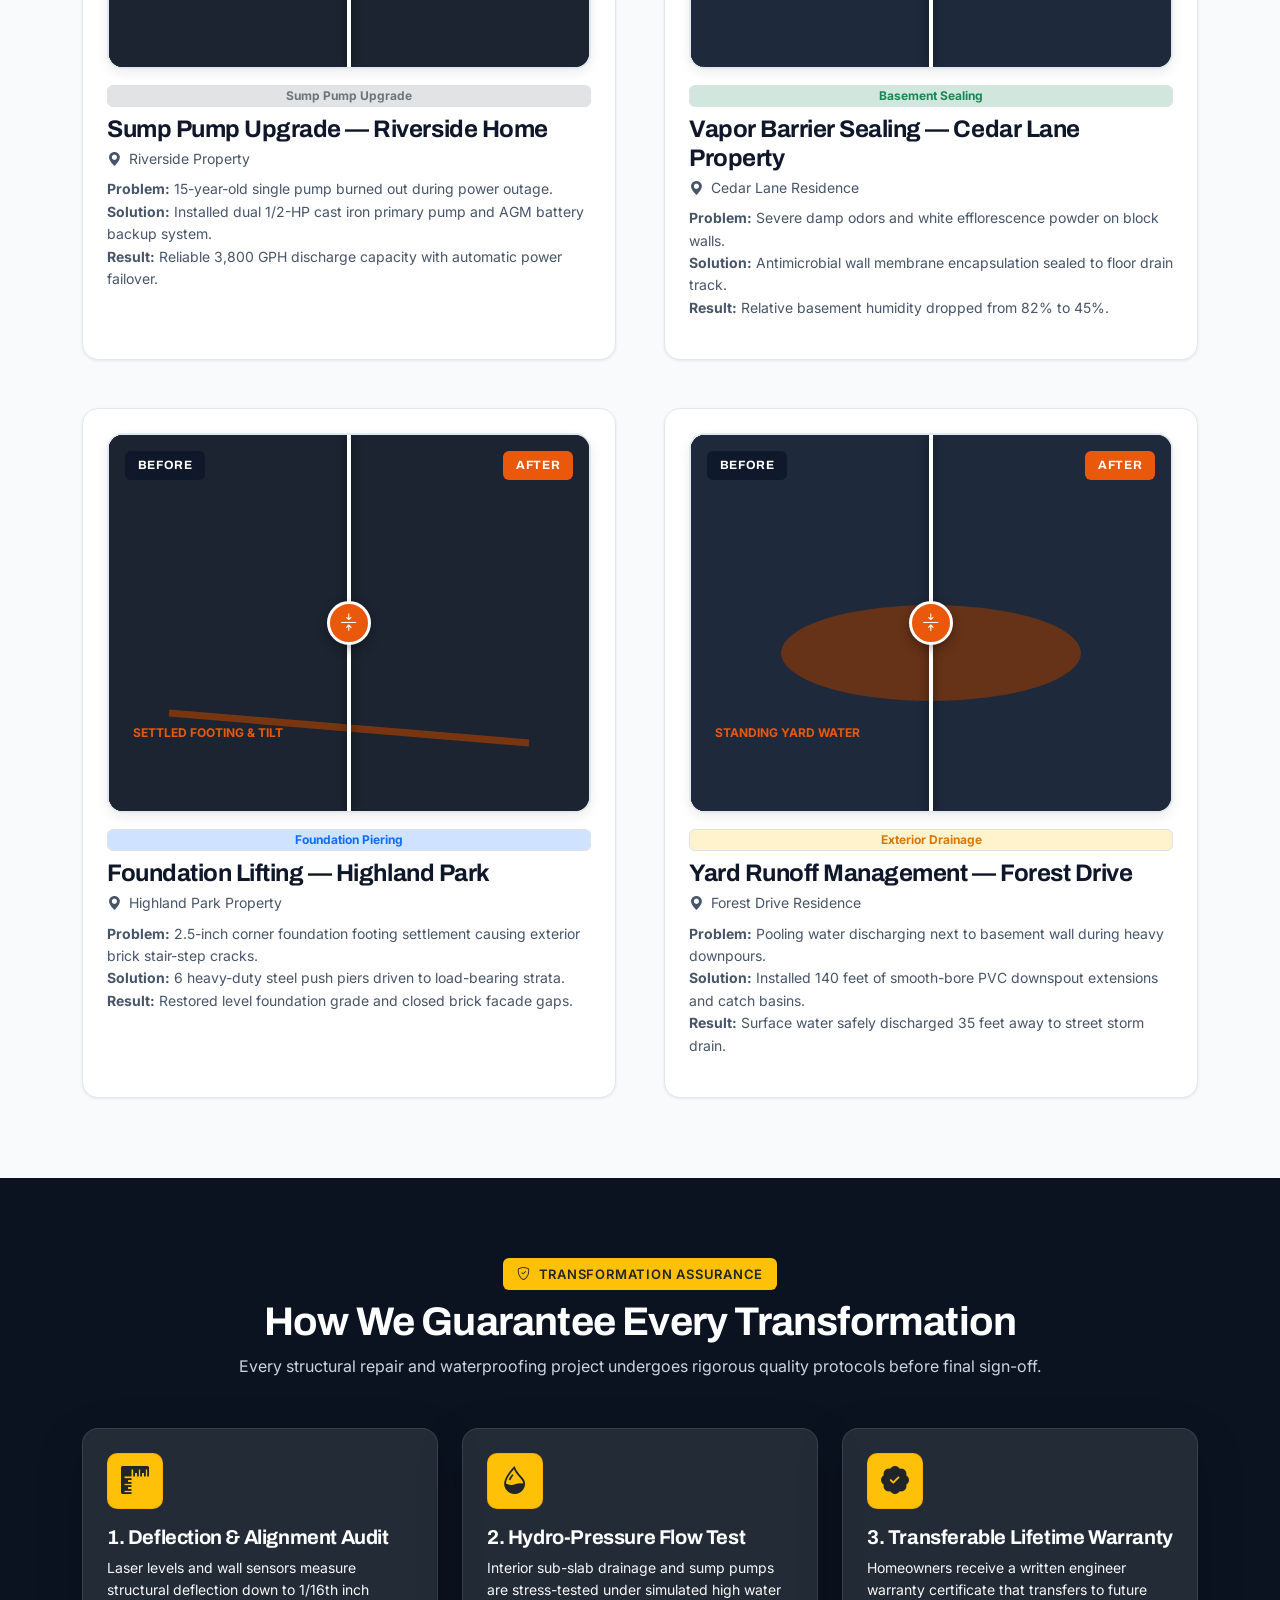
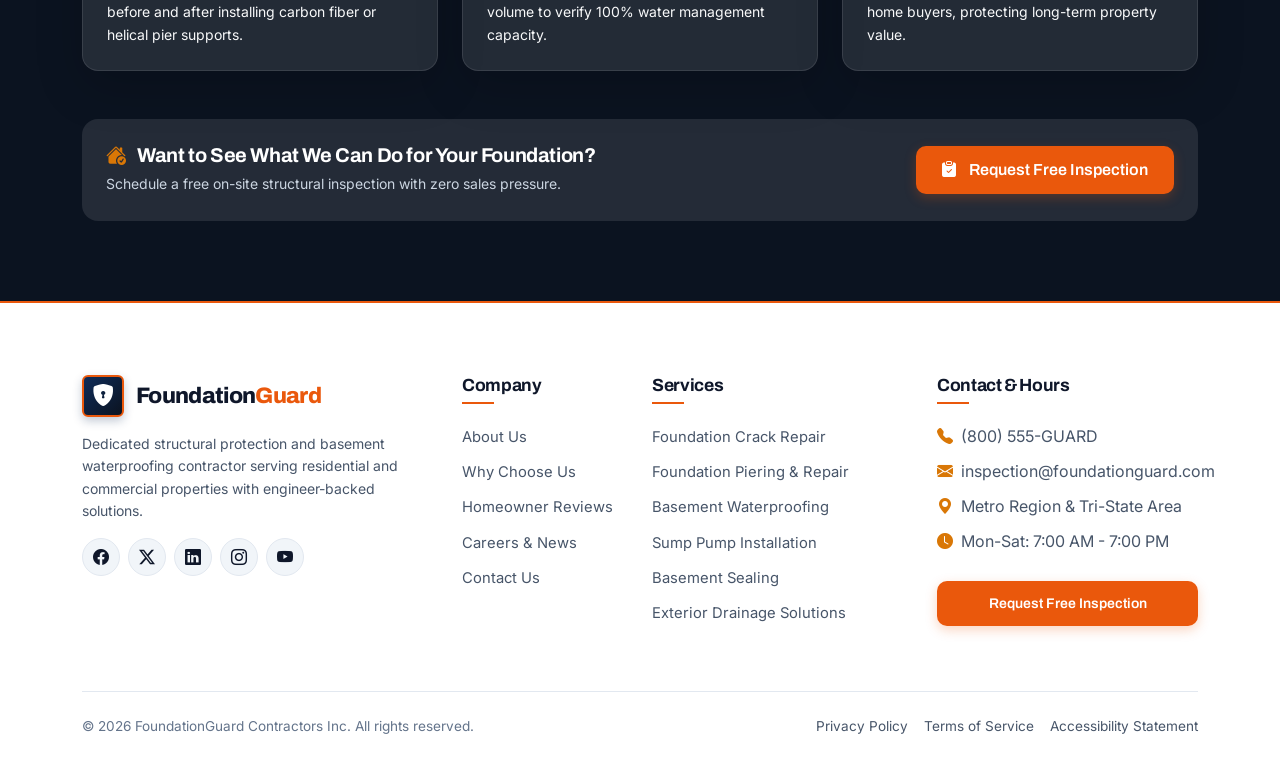
<file: before-after.html>
<!DOCTYPE html>
<html lang="en" data-bs-theme="light">
<head>
  <meta charset="UTF-8">
  <meta name="viewport" content="width=device-width, initial-scale=1.0">
  <title>Before & After Gallery | FoundationGuard Proof of Work</title>
  <meta name="description" content="Explore real before and after transformations of basement waterproofing, foundation crack repairs, sump pump upgrades, and vapor barrier encapsulation projects.">

  <!-- Favicon -->
  <link rel="icon" type="image/svg+xml" href="assets/img/favicon.svg">

  <!-- Google Fonts -->
  <link rel="preconnect" href="https://fonts.googleapis.com">
  <link rel="preconnect" href="https://fonts.gstatic.com" crossorigin>
  <link href="https://fonts.googleapis.com/css2?family=Archivo:wght@400;500;600;700;800&family=Inter:wght@300;400;500;600;700&display=swap" rel="stylesheet">

  <!-- Bootstrap 5 CSS & Icons -->
  <link href="https://cdn.jsdelivr.net/npm/bootstrap@5.3.3/dist/css/bootstrap.min.css" rel="stylesheet">
  <link href="https://cdn.jsdelivr.net/npm/bootstrap-icons@1.11.3/font/bootstrap-icons.min.css" rel="stylesheet">

  <!-- Custom Styles -->
  <link rel="stylesheet" href="assets/css/style.css">
</head>
<body>

  <!-- Mandatory Main Header / Navbar -->
  <header class="fg-header-main">
    <div class="container">
      <nav class="navbar navbar-expand-lg navbar-light py-2">
        <a class="navbar-brand fg-logo-brand me-4" href="index.html">
          <div class="fg-logo-icon"><i class="bi bi-shield-lock-fill"></i></div>
          <div>
            <span>Foundation<span class="text-warning">Guard</span></span>
            <span class="d-block text-muted fw-normal" style="font-size: 0.68rem; letter-spacing: 0.05em; margin-top: -3px;">STRUCTURAL PROTECTION</span>
          </div>
        </a>

        <button class="navbar-toggler border-0 p-2 d-lg-none ms-auto" type="button" data-bs-toggle="offcanvas" data-bs-target="#fgMobileNav"><span class="navbar-toggler-icon"></span></button>

        <div class="collapse navbar-collapse d-none d-lg-flex">
          <ul class="navbar-menu navbar-nav me-auto">
            <li class="nav-item dropdown">
              <a class="nav-link fg-nav-link dropdown-toggle" href="index.html" data-bs-toggle="dropdown">Home <i class="bi bi-chevron-down ms-1"></i></a>
              <ul class="dropdown-menu fg-dropdown-menu">
                <li><a class="dropdown-item fg-dropdown-item" href="index.html">Home 1 - Main</a></li>
                <li><a class="dropdown-item fg-dropdown-item" href="home-2.html">Home 2 - Technical Edition</a></li>
              </ul>
            </li>
            <li class="nav-item"><a class="nav-link fg-nav-link" href="services.html">Services</a></li>
            <li class="nav-item"><a class="nav-link fg-nav-link active" href="before-after.html">Before & After</a></li>
            <li class="nav-item"><a class="nav-link fg-nav-link" href="pricing.html">Pricing Guide</a></li>
            <li class="nav-item"><a class="nav-link fg-nav-link" href="about.html">About</a></li>
            <li class="nav-item"><a class="nav-link fg-nav-link" href="contact.html">Contact</a></li>
          </ul>
          <div class="d-flex align-items-center gap-2">
            <button class="fg-rtl-btn" type="button" aria-label="Toggle RTL Layout">RTL</button>
            <button class="fg-theme-btn" type="button"><i class="bi bi-moon-stars-fill"></i></button>
            <button class="btn btn-fg-primary" data-bs-toggle="modal" data-bs-target="#freeInspectionModal">Free Inspection</button>
          </div>
        </div>
      </nav>
    </div>
  </header>

  <!-- Mobile Offcanvas -->
  <div class="offcanvas offcanvas-end fg-offcanvas" tabindex="-1" id="fgMobileNav">
    <div class="offcanvas-header border-bottom">
      <a href="index.html" class="fg-logo-brand fs-5 text-decoration-none"><div class="fg-logo-icon" style="width:34px; height:34px;"><i class="bi bi-shield-lock-fill"></i></div><span>Foundation<span class="text-warning">Guard</span></span></a>
      <button type="button" class="btn-close text-reset" data-bs-dismiss="offcanvas"></button>
    </div>
    <div class="offcanvas-body d-flex flex-column justify-content-between">
      <div class="mobile-nav-links">
        <!-- Accordion Mobile Dropdowns -->
        <div class="accordion accordion-flush" id="mobileNavAccordionBA">
          <div class="accordion-item border-0">
            <h2 class="accordion-header">
              <button class="accordion-button fg-mobile-nav-link bg-transparent shadow-none" type="button" data-bs-toggle="collapse" data-bs-target="#mobileHomeBA">
                Home
              </button>
            </h2>
            <div id="mobileHomeBA" class="accordion-collapse collapse" data-bs-parent="#mobileNavAccordionBA">
              <div class="accordion-body py-1">
                <a class="fg-mobile-nav-link fg-mobile-sublink" href="index.html" data-bs-dismiss="offcanvas">Home 1 - Main</a>
                <a class="fg-mobile-nav-link fg-mobile-sublink" href="home-2.html" data-bs-dismiss="offcanvas">Home 2 - Technical Contractor</a>
              </div>
            </div>
          </div>
        </div>

        <a class="fg-mobile-nav-link mt-2" href="services.html" data-bs-dismiss="offcanvas">Services</a>
        <a class="fg-mobile-nav-link active" href="before-after.html" data-bs-dismiss="offcanvas">Before & After</a>
        <a class="fg-mobile-nav-link" href="pricing.html" data-bs-dismiss="offcanvas">Pricing Guide</a>
        <a class="fg-mobile-nav-link" href="about.html" data-bs-dismiss="offcanvas">About Us</a>
        <a class="fg-mobile-nav-link" href="contact.html" data-bs-dismiss="offcanvas">Contact Us</a>
      </div>

      <div class="mobile-nav-footer pt-4 border-top">
        <div class="d-flex align-items-center justify-content-between gap-2 mb-3">
          <span class="fw-bold small text-muted">Theme & Mode</span>
          <div class="d-flex align-items-center gap-2">
            <button class="fg-rtl-btn" type="button" aria-label="Toggle RTL Layout">RTL</button>
            <button class="fg-theme-btn" type="button"><i class="bi bi-moon-stars-fill"></i></button>
          </div>
        </div>
        <button class="btn btn-fg-primary w-100" data-bs-toggle="modal" data-bs-target="#freeInspectionModal" data-bs-dismiss="offcanvas">
          <i class="bi bi-clipboard-check-fill me-2"></i> Free Inspection
        </button>
      </div>
    </div>
  </div>

  <!-- HERO -->
  <section class="fg-section fg-bg-navy text-white text-center py-5">
    <div class="container max-w-800">
      <span class="fg-badge bg-warning text-dark border-0 mb-3"><i class="bi bi-sliders me-1"></i> VERIFIED RESULTS</span>
      <h1 class="display-4 text-white fw-bold mb-3">Before & After Project Gallery</h1>
      <p class="lead text-muted mb-0">Drag the interactive sliders on our recent completed projects to inspect how we stabilize foundations and dry wet basements.</p>
    </div>
  </section>

  <!-- FILTER TABS -->
  <section class="py-4 border-bottom fg-bg-subtle">
    <div class="container d-flex flex-wrap justify-content-center gap-2">
      <button class="fg-filter-btn active" data-filter="all">All Projects</button>
      <button class="fg-filter-btn" data-filter="cracks">Crack Repair</button>
      <button class="fg-filter-btn" data-filter="waterproofing">Waterproofing</button>
      <button class="fg-filter-btn" data-filter="sealing">Basement Sealing</button>
      <button class="fg-filter-btn" data-filter="sump">Sump Pumps</button>
      <button class="fg-filter-btn" data-filter="piering">Foundation Piering</button>
    </div>
  </section>

  <!-- GALLERY GRID CASE STUDIES -->
  <section class="fg-section">
    <div class="container">
      <div class="row g-5">

        <!-- Case 1 -->
        <div class="col-lg-6 fg-filter-item" data-category="cracks">
          <div class="fg-card p-4 h-100">
            <div class="fg-ba-container mb-3">
              <span class="fg-ba-tag fg-ba-tag-before">BEFORE</span>
              <span class="fg-ba-tag fg-ba-tag-after">AFTER</span>
              <svg class="fg-ba-image fg-ba-before" viewBox="0 0 800 500" style="background:#1B2430;"><rect x="0" y="0" width="800" height="500" fill="#1B2430"/><path d="M 400 30 L 420 480" stroke="#78350F" stroke-width="8"/><text x="40" y="440" fill="#EA580C" font-size="20" font-weight="bold">ACTIVE LEAK CRACK</text></svg>
              <div class="fg-ba-after">
                <svg viewBox="0 0 800 500" style="width:800px; height:500px; background:#0F172A;"><rect x="0" y="0" width="800" height="500" fill="#0F172A"/><rect x="380" y="10" width="40" height="480" fill="#334155" stroke="#EA580C" stroke-width="2"/><text x="40" y="440" fill="#38BDF8" font-size="20" font-weight="bold">EPOXY & CARBON SEALED</text></svg>
              </div>
              <div class="fg-ba-slider"><div class="fg-ba-handle"><i class="bi bi-arrows-collapse"></i></div></div>
            </div>

            <span class="badge bg-warning-subtle text-warning border mb-2 w-fit">Foundation Crack Repair</span>
            <h4 class="fw-bold mb-1">Cracked Foundation — Oak Ridge Home</h4>
            <p class="small text-muted mb-2"><i class="bi bi-geo-alt-fill me-1"></i> Oak Ridge Residence</p>
            <p class="small text-muted flex-grow-1"><strong>Problem:</strong> 8-foot vertical crack in poured concrete wall leaking during spring rain.<br><strong>Solution:</strong> High-pressure polyurethane injection and 3 carbon fiber grid straps.<br><strong>Result:</strong> 100% moisture elimination and structural stabilization.</p>
          </div>
        </div>

        <!-- Case 2 -->
        <div class="col-lg-6 fg-filter-item" data-category="waterproofing">
          <div class="fg-card p-4 h-100">
            <div class="fg-ba-container mb-3">
              <span class="fg-ba-tag fg-ba-tag-before">BEFORE</span>
              <span class="fg-ba-tag fg-ba-tag-after">AFTER</span>
              <svg class="fg-ba-image fg-ba-before" viewBox="0 0 800 500" style="background:#1E293B;"><rect x="0" y="0" width="800" height="500" fill="#1E293B"/><ellipse cx="400" cy="400" rx="300" ry="60" fill="#0284C7" opacity="0.5"/><text x="40" y="440" fill="#EA580C" font-size="20" font-weight="bold">COVE JOINT FLOODING</text></svg>
              <div class="fg-ba-after">
                <svg viewBox="0 0 800 500" style="width:800px; height:500px; background:#0F172A;"><rect x="0" y="0" width="800" height="500" fill="#0F172A"/><rect x="20" y="420" width="760" height="60" fill="#334155"/><text x="40" y="440" fill="#38BDF8" font-size="20" font-weight="bold">SUB-SLAB FRENCH DRAIN</text></svg>
              </div>
              <div class="fg-ba-slider"><div class="fg-ba-handle"><i class="bi bi-arrows-collapse"></i></div></div>
            </div>

            <span class="badge bg-info-subtle text-info border mb-2 w-fit">Basement Waterproofing</span>
            <h4 class="fw-bold mb-1">Basement Seepage — Maple Street Property</h4>
            <p class="small text-muted mb-2"><i class="bi bi-geo-alt-fill me-1"></i> Maple Street Residence</p>
            <p class="small text-muted flex-grow-1"><strong>Problem:</strong> Severe water seepage at floor-wall seam during thunderstorms.<br><strong>Solution:</strong> 110 linear feet of sub-slab interior drainage track and dual sump pit.<br><strong>Result:</strong> Dry concrete subfloor ready for finished drywall.</p>
          </div>
        </div>

        <!-- Case 3 -->
        <div class="col-lg-6 fg-filter-item" data-category="sump">
          <div class="fg-card p-4 h-100">
            <div class="fg-ba-container mb-3">
              <span class="fg-ba-tag fg-ba-tag-before">BEFORE</span>
              <span class="fg-ba-tag fg-ba-tag-after">AFTER</span>
              <svg class="fg-ba-image fg-ba-before" viewBox="0 0 800 500" style="background:#1B2430;"><rect x="0" y="0" width="800" height="500" fill="#1B2430"/><circle cx="400" cy="250" r="100" fill="#78350F" opacity="0.6"/><text x="40" y="440" fill="#EA580C" font-size="20" font-weight="bold">RUSTED FAILED PUMP</text></svg>
              <div class="fg-ba-after">
                <svg viewBox="0 0 800 500" style="width:800px; height:500px; background:#0F172A;"><rect x="0" y="0" width="800" height="500" fill="#0F172A"/><circle cx="400" cy="250" r="100" fill="#0284C7"/><text x="40" y="440" fill="#38BDF8" font-size="20" font-weight="bold">DUAL BATTERY BACKUP STATION</text></svg>
              </div>
              <div class="fg-ba-slider"><div class="fg-ba-handle"><i class="bi bi-arrows-collapse"></i></div></div>
            </div>

            <span class="badge bg-secondary-subtle text-secondary border mb-2 w-fit">Sump Pump Upgrade</span>
            <h4 class="fw-bold mb-1">Sump Pump Upgrade — Riverside Home</h4>
            <p class="small text-muted mb-2"><i class="bi bi-geo-alt-fill me-1"></i> Riverside Property</p>
            <p class="small text-muted flex-grow-1"><strong>Problem:</strong> 15-year-old single pump burned out during power outage.<br><strong>Solution:</strong> Installed dual 1/2-HP cast iron primary pump and AGM battery backup system.<br><strong>Result:</strong> Reliable 3,800 GPH discharge capacity with automatic power failover.</p>
          </div>
        </div>

        <!-- Case 4 -->
        <div class="col-lg-6 fg-filter-item" data-category="sealing">
          <div class="fg-card p-4 h-100">
            <div class="fg-ba-container mb-3">
              <span class="fg-ba-tag fg-ba-tag-before">BEFORE</span>
              <span class="fg-ba-tag fg-ba-tag-after">AFTER</span>
              <svg class="fg-ba-image fg-ba-before" viewBox="0 0 800 500" style="background:#1E293B;"><rect x="0" y="0" width="800" height="500" fill="#1E293B"/><text x="40" y="440" fill="#EA580C" font-size="20" font-weight="bold">EFFLORESCENCE & DAMP WALL</text></svg>
              <div class="fg-ba-after">
                <svg viewBox="0 0 800 500" style="width:800px; height:500px; background:#0F172A;"><rect x="0" y="0" width="800" height="500" fill="#0F172A"/><rect x="10" y="10" width="780" height="480" fill="#F8FAFC" opacity="0.9"/><text x="40" y="440" fill="#0F172A" font-size="20" font-weight="bold">20-MIL WHITE VAPOR BARRIER</text></svg>
              </div>
              <div class="fg-ba-slider"><div class="fg-ba-handle"><i class="bi bi-arrows-collapse"></i></div></div>
            </div>

            <span class="badge bg-success-subtle text-success border mb-2 w-fit">Basement Sealing</span>
            <h4 class="fw-bold mb-1">Vapor Barrier Sealing — Cedar Lane Property</h4>
            <p class="small text-muted mb-2"><i class="bi bi-geo-alt-fill me-1"></i> Cedar Lane Residence</p>
            <p class="small text-muted flex-grow-1"><strong>Problem:</strong> Severe damp odors and white efflorescence powder on block walls.<br><strong>Solution:</strong> Antimicrobial wall membrane encapsulation sealed to floor drain track.<br><strong>Result:</strong> Relative basement humidity dropped from 82% to 45%.</p>
          </div>
        </div>

        <!-- Case 5 -->
        <div class="col-lg-6 fg-filter-item" data-category="piering">
          <div class="fg-card p-4 h-100">
            <div class="fg-ba-container mb-3">
              <span class="fg-ba-tag fg-ba-tag-before">BEFORE</span>
              <span class="fg-ba-tag fg-ba-tag-after">AFTER</span>
              <svg class="fg-ba-image fg-ba-before" viewBox="0 0 800 500" style="background:#1B2430;"><rect x="0" y="0" width="800" height="500" fill="#1B2430"/><path d="M 100 400 L 700 450" stroke="#78350F" stroke-width="12"/><text x="40" y="440" fill="#EA580C" font-size="20" font-weight="bold">SETTLED FOOTING & TILT</text></svg>
              <div class="fg-ba-after">
                <svg viewBox="0 0 800 500" style="width:800px; height:500px; background:#0F172A;"><rect x="0" y="0" width="800" height="500" fill="#0F172A"/><path d="M 100 420 L 700 420" stroke="#0284C7" stroke-width="12"/><text x="40" y="440" fill="#38BDF8" font-size="20" font-weight="bold">LIFTED HELICAL PIERED</text></svg>
              </div>
              <div class="fg-ba-slider"><div class="fg-ba-handle"><i class="bi bi-arrows-collapse"></i></div></div>
            </div>

            <span class="badge bg-primary-subtle text-primary border mb-2 w-fit">Foundation Piering</span>
            <h4 class="fw-bold mb-1">Foundation Lifting — Highland Park</h4>
            <p class="small text-muted mb-2"><i class="bi bi-geo-alt-fill me-1"></i> Highland Park Property</p>
            <p class="small text-muted flex-grow-1"><strong>Problem:</strong> 2.5-inch corner foundation footing settlement causing exterior brick stair-step cracks.<br><strong>Solution:</strong> 6 heavy-duty steel push piers driven to load-bearing strata.<br><strong>Result:</strong> Restored level foundation grade and closed brick facade gaps.</p>
          </div>
        </div>

        <!-- Case 6 -->
        <div class="col-lg-6 fg-filter-item" data-category="drainage">
          <div class="fg-card p-4 h-100">
            <div class="fg-ba-container mb-3">
              <span class="fg-ba-tag fg-ba-tag-before">BEFORE</span>
              <span class="fg-ba-tag fg-ba-tag-after">AFTER</span>
              <svg class="fg-ba-image fg-ba-before" viewBox="0 0 800 500" style="background:#1E293B;"><rect x="0" y="0" width="800" height="500" fill="#1E293B"/><ellipse cx="400" cy="300" rx="250" ry="80" fill="#78350F" opacity="0.8"/><text x="40" y="440" fill="#EA580C" font-size="20" font-weight="bold">STANDING YARD WATER</text></svg>
              <div class="fg-ba-after">
                <svg viewBox="0 0 800 500" style="width:800px; height:500px; background:#0F172A;"><rect x="0" y="0" width="800" height="500" fill="#0F172A"/><path d="M 100 250 L 700 250" stroke="#38BDF8" stroke-width="8" stroke-dasharray="12,12"/><text x="40" y="440" fill="#38BDF8" font-size="20" font-weight="bold">BURIED FRENCH DRAIN</text></svg>
              </div>
              <div class="fg-ba-slider"><div class="fg-ba-handle"><i class="bi bi-arrows-collapse"></i></div></div>
            </div>

            <span class="badge bg-warning-subtle text-warning border mb-2 w-fit">Exterior Drainage</span>
            <h4 class="fw-bold mb-1">Yard Runoff Management — Forest Drive</h4>
            <p class="small text-muted mb-2"><i class="bi bi-geo-alt-fill me-1"></i> Forest Drive Residence</p>
            <p class="small text-muted flex-grow-1"><strong>Problem:</strong> Pooling water discharging next to basement wall during heavy downpours.<br><strong>Solution:</strong> Installed 140 feet of smooth-bore PVC downspout extensions and catch basins.<br><strong>Result:</strong> Surface water safely discharged 35 feet away to street storm drain.</p>
          </div>
        </div>

      </div>
    </div>
  </section>

  <!-- TRANSFORMATION ASSURANCE & QUALITY STANDARDS SECTION -->
  <section class="fg-section fg-bg-navy text-white">
    <div class="container">
      <div class="text-center max-w-700 mx-auto mb-5">
        <span class="fg-badge bg-warning text-dark border-0 mb-2"><i class="bi bi-shield-check"></i> TRANSFORMATION ASSURANCE</span>
        <h2 class="display-6 text-white fw-bold">How We Guarantee Every Transformation</h2>
        <p class="text-muted">Every structural repair and waterproofing project undergoes rigorous quality protocols before final sign-off.</p>
      </div>

      <div class="row g-4">
        <!-- Quality Step 1 -->
        <div class="col-md-4">
          <div class="fg-card bg-white bg-opacity-10 text-white p-4 h-100 border border-white border-opacity-10 shadow-lg">
            <div class="fg-card-icon bg-warning text-dark mb-3">
              <i class="bi bi-rulers"></i>
            </div>
            <h5 class="fw-bold text-white mb-2">1. Deflection & Alignment Audit</h5>
            <p class="small text-light opacity-90 mb-0">Laser levels and wall sensors measure structural deflection down to 1/16th inch before and after installing carbon fiber or helical pier supports.</p>
          </div>
        </div>

        <!-- Quality Step 2 -->
        <div class="col-md-4">
          <div class="fg-card bg-white bg-opacity-10 text-white p-4 h-100 border border-white border-opacity-10 shadow-lg">
            <div class="fg-card-icon bg-warning text-dark mb-3">
              <i class="bi bi-droplet-half"></i>
            </div>
            <h5 class="fw-bold text-white mb-2">2. Hydro-Pressure Flow Test</h5>
            <p class="small text-light opacity-90 mb-0">Interior sub-slab drainage and sump pumps are stress-tested under simulated high water volume to verify 100% water management capacity.</p>
          </div>
        </div>

        <!-- Quality Step 3 -->
        <div class="col-md-4">
          <div class="fg-card bg-white bg-opacity-10 text-white p-4 h-100 border border-white border-opacity-10 shadow-lg">
            <div class="fg-card-icon bg-warning text-dark mb-3">
              <i class="bi bi-patch-check-fill"></i>
            </div>
            <h5 class="fw-bold text-white mb-2">3. Transferable Lifetime Warranty</h5>
            <p class="small text-light opacity-90 mb-0">Homeowners receive a written engineer warranty certificate that transfers to future home buyers, protecting long-term property value.</p>
          </div>
        </div>
      </div>

      <div class="p-4 bg-white bg-opacity-10 rounded-4 mt-5 text-center d-flex flex-column flex-md-row align-items-center justify-content-between gap-3">
        <div class="text-start">
          <h5 class="fw-bold text-white mb-1"><i class="bi bi-house-check-fill text-warning me-2"></i> Want to See What We Can Do for Your Foundation?</h5>
          <small class="text-muted">Schedule a free on-site structural inspection with zero sales pressure.</small>
        </div>
        <button class="btn btn-fg-primary text-nowrap" data-bs-toggle="modal" data-bs-target="#freeInspectionModal">
          <i class="bi bi-clipboard-check-fill me-1"></i> Request Free Inspection
        </button>
      </div>
    </div>
  </section>

  <!-- Footer -->
  <footer class="fg-footer">
    <div class="container">
      <div class="row gy-4">
        <div class="col-lg-4 col-md-6">
          <a href="index.html" class="fg-logo-brand mb-3 text-decoration-none">
            <div class="fg-logo-icon">
              <i class="bi bi-shield-lock-fill"></i>
            </div>
            <span>Foundation<span class="text-warning">Guard</span></span>
          </a>
          <p class="small text-muted mb-3">
            Dedicated structural protection and basement waterproofing contractor serving residential and commercial properties with engineer-backed solutions.
          </p>
          <div class="d-flex gap-2">
            <a href="#" class="fg-social-icon" aria-label="Facebook"><i class="bi bi-facebook"></i></a>
            <a href="#" class="fg-social-icon" aria-label="Twitter X"><i class="bi bi-twitter-x"></i></a>
            <a href="#" class="fg-social-icon" aria-label="LinkedIn"><i class="bi bi-linkedin"></i></a>
            <a href="#" class="fg-social-icon" aria-label="Instagram"><i class="bi bi-instagram"></i></a>
            <a href="#" class="fg-social-icon" aria-label="YouTube"><i class="bi bi-youtube"></i></a>
          </div>
        </div>

        <div class="col-lg-2 col-md-6">
          <h5>Company</h5>
          <ul class="fg-footer-links">
            <li><a href="about.html">About Us</a></li>
            <li><a href="about.html#why-choose">Why Choose Us</a></li>
            <li><a href="reviews.html">Homeowner Reviews</a></li>
            <li><a href="coming-soon.html">Careers & News</a></li>
            <li><a href="contact.html">Contact Us</a></li>
          </ul>
        </div>

        <div class="col-lg-3 col-md-6">
          <h5>Services</h5>
          <ul class="fg-footer-links">
            <li><a href="service-details.html">Foundation Crack Repair</a></li>
            <li><a href="services.html#foundation-repair">Foundation Piering & Repair</a></li>
            <li><a href="services.html#waterproofing">Basement Waterproofing</a></li>
            <li><a href="services.html#sump-pump">Sump Pump Installation</a></li>
            <li><a href="services.html#basement-sealing">Basement Sealing</a></li>
            <li><a href="services.html#drainage">Exterior Drainage Solutions</a></li>
          </ul>
        </div>

        <div class="col-lg-3 col-md-6">
          <h5>Contact & Hours</h5>
          <ul class="fg-footer-links">
            <li class="d-flex align-items-center gap-2"><i class="bi bi-telephone-fill text-warning"></i> (800) 555-GUARD</li>
            <li class="d-flex align-items-center gap-2"><i class="bi bi-envelope-fill text-warning"></i> inspection@foundationguard.com</li>
            <li class="d-flex align-items-center gap-2"><i class="bi bi-geo-alt-fill text-warning"></i> Metro Region & Tri-State Area</li>
            <li class="d-flex align-items-center gap-2"><i class="bi bi-clock-fill text-warning"></i> Mon-Sat: 7:00 AM - 7:00 PM</li>
          </ul>
          <button class="btn btn-sm btn-fg-primary w-100 mt-3" data-bs-toggle="modal" data-bs-target="#freeInspectionModal">
            Request Free Inspection
          </button>
        </div>
      </div>

      <div class="fg-footer-bottom d-flex flex-column flex-md-row justify-content-between align-items-center gap-3">
        <div>
          © 2026 FoundationGuard Contractors Inc. All rights reserved.
        </div>
        <div class="d-flex gap-3">
          <a href="#" class="text-muted">Privacy Policy</a>
          <a href="#" class="text-muted">Terms of Service</a>
          <a href="#" class="text-muted">Accessibility Statement</a>
        </div>
      </div>
    </div>
  </footer>

  <!-- BACK TO TOP BUTTON -->
  <button id="fgBackToTop" class="fg-back-to-top" aria-label="Back to Top">
    <i class="bi bi-arrow-up"></i>
  </button>

  <!-- Modal -->
  <div class="modal fade" id="freeInspectionModal" tabindex="-1">
    <div class="modal-dialog modal-dialog-centered modal-lg">
      <div class="modal-content fg-card p-4">
        <h5 class="fw-bold mb-3">Request Free Inspection</h5>
        <form class="fg-inspection-form needs-validation" novalidate>
          <div class="row g-3">
            <div class="col-md-6"><input type="text" class="form-control fg-form-control" placeholder="Full Name *" required></div>
            <div class="col-md-6"><input type="tel" class="form-control fg-form-control" placeholder="Phone *" required></div>
            <div class="col-12"><input type="text" class="form-control fg-form-control" placeholder="Address *" required></div>
          </div>
          <button type="submit" class="btn btn-fg-primary w-100 mt-3">Submit Request</button>
        </form>
      </div>
    </div>
  </div>

  <script src="https://cdn.jsdelivr.net/npm/bootstrap@5.3.3/dist/js/bootstrap.bundle.min.js"></script>
  <script src="assets/js/main.js"></script>
</body>
</html>
</file>
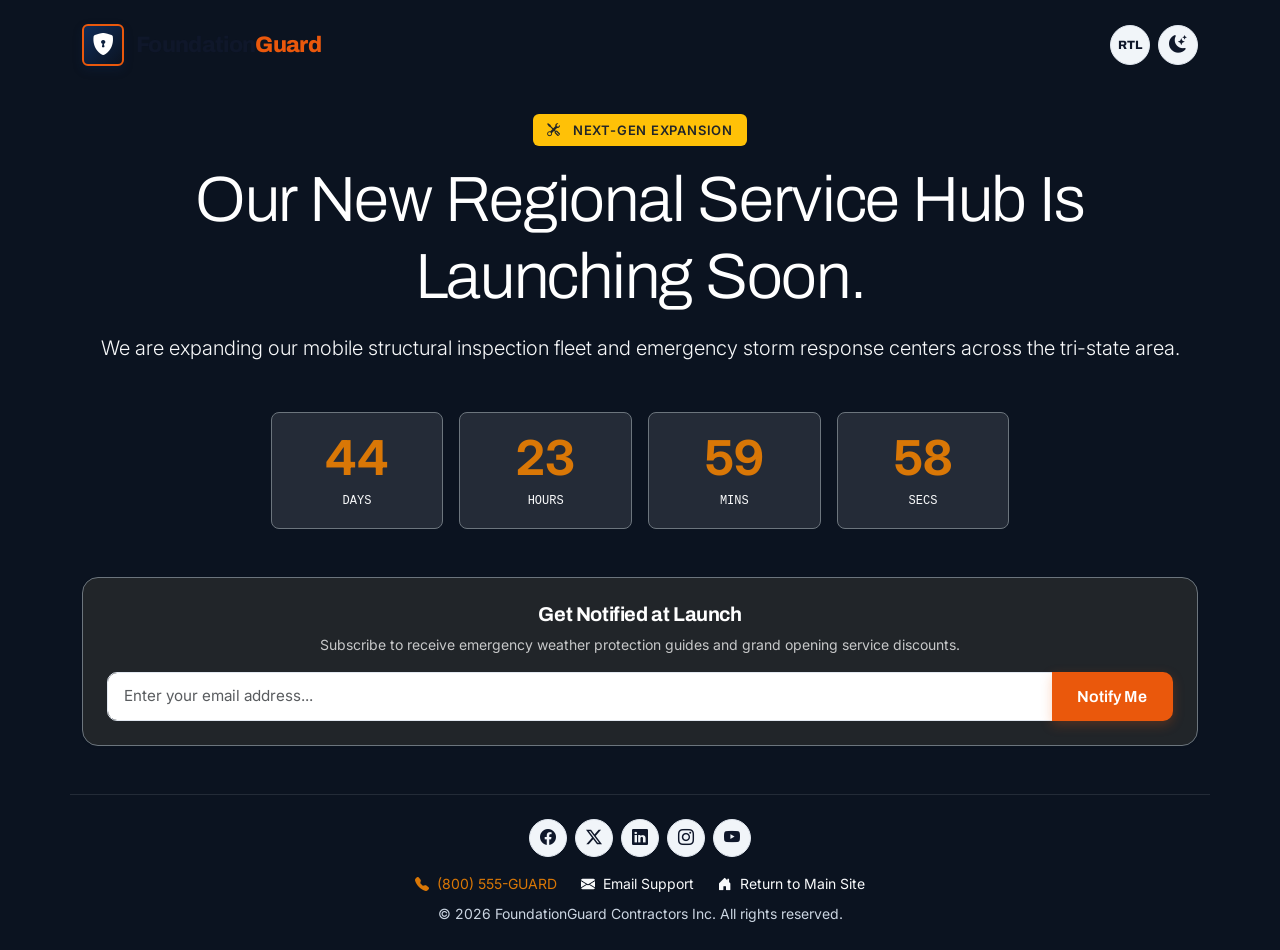
<file: coming-soon.html>
<!DOCTYPE html>
<html lang="en" data-bs-theme="dark">
<head>
  <meta charset="UTF-8">
  <meta name="viewport" content="width=device-width, initial-scale=1.0">
  <title>Coming Soon | FoundationGuard Structural Protection</title>

  <!-- Favicon -->
  <link rel="icon" type="image/svg+xml" href="assets/img/favicon.svg">

  <!-- Google Fonts -->
  <link rel="preconnect" href="https://fonts.googleapis.com">
  <link rel="preconnect" href="https://fonts.gstatic.com" crossorigin>
  <link href="https://fonts.googleapis.com/css2?family=Archivo:wght@400;500;600;700;800&family=Inter:wght@300;400;500;600;700&display=swap" rel="stylesheet">

  <!-- Bootstrap 5 CSS & Icons -->
  <link href="https://cdn.jsdelivr.net/npm/bootstrap@5.3.3/dist/css/bootstrap.min.css" rel="stylesheet">
  <link href="https://cdn.jsdelivr.net/npm/bootstrap-icons@1.11.3/font/bootstrap-icons.min.css" rel="stylesheet">

  <!-- Custom Styles -->
  <link rel="stylesheet" href="assets/css/style.css">
</head>
<body class="fg-bg-navy text-white min-vh-100 d-flex flex-column justify-content-between py-4">

  <!-- Header -->
  <div class="container">
    <div class="d-flex justify-content-between align-items-center">
      <a class="fg-logo-brand text-white" href="index.html">
        <div class="fg-logo-icon"><i class="bi bi-shield-lock-fill"></i></div>
        <span>Foundation<span class="text-warning">Guard</span></span>
      </a>
      <div class="d-flex align-items-center gap-2">
        <button class="fg-rtl-btn" type="button" aria-label="Toggle RTL Layout">RTL</button>
        <button class="fg-theme-btn" type="button"><i class="bi bi-sun-fill"></i></button>
      </div>
    </div>
  </div>

  <!-- MAIN COMING SOON CONTENT -->
  <div class="container text-center my-auto py-5 max-w-800">
    <span class="fg-badge bg-warning text-dark border-0 mb-3"><i class="bi bi-tools me-1"></i> NEXT-GEN EXPANSION</span>
    <h1 class="display-3 text-white fw-extrabold mb-3">Our New Regional Service Hub Is Launching Soon.</h1>
    <p class="lead text-light opacity-90 mb-5">
      We are expanding our mobile structural inspection fleet and emergency storm response centers across the tri-state area.
    </p>

    <!-- Countdown Timer -->
    <div class="row g-3 justify-content-center mb-5">
      <div class="col-3 col-md-2">
        <div class="p-3 bg-white bg-opacity-10 rounded-3 border border-secondary">
          <div id="cdDays" class="display-5 fw-bold text-warning">45</div>
          <small class="text-light text-uppercase font-monospace" style="font-size:0.75rem;">Days</small>
        </div>
      </div>
      <div class="col-3 col-md-2">
        <div class="p-3 bg-white bg-opacity-10 rounded-3 border border-secondary">
          <div id="cdHours" class="display-5 fw-bold text-warning">14</div>
          <small class="text-light text-uppercase font-monospace" style="font-size:0.75rem;">Hours</small>
        </div>
      </div>
      <div class="col-3 col-md-2">
        <div class="p-3 bg-white bg-opacity-10 rounded-3 border border-secondary">
          <div id="cdMinutes" class="display-5 fw-bold text-warning">32</div>
          <small class="text-light text-uppercase font-monospace" style="font-size:0.75rem;">Mins</small>
        </div>
      </div>
      <div class="col-3 col-md-2">
        <div class="p-3 bg-white bg-opacity-10 rounded-3 border border-secondary">
          <div id="cdSeconds" class="display-5 fw-bold text-warning">09</div>
          <small class="text-light text-uppercase font-monospace" style="font-size:0.75rem;">Secs</small>
        </div>
      </div>
    </div>

    <!-- Notification Form -->
    <div class="fg-card max-w-600 mx-auto bg-dark p-4 border border-secondary">
      <h5 class="text-white fw-bold mb-2">Get Notified at Launch</h5>
      <p class="small text-muted mb-3">Subscribe to receive emergency weather protection guides and grand opening service discounts.</p>
      
      <form class="fg-inspection-form needs-validation" novalidate>
        <div class="input-group">
          <input type="email" class="form-control fg-form-control" placeholder="Enter your email address..." required>
          <button class="btn btn-fg-primary" type="submit">Notify Me</button>
        </div>
      </form>
    </div>
  </div>

  <!-- Footer -->
  <div class="container text-center text-muted small pt-4 border-top border-secondary border-opacity-25">
    <div class="d-flex justify-content-center gap-2 mb-3">
      <a href="#" class="fg-social-icon" aria-label="Facebook"><i class="bi bi-facebook"></i></a>
      <a href="#" class="fg-social-icon" aria-label="Twitter X"><i class="bi bi-twitter-x"></i></a>
      <a href="#" class="fg-social-icon" aria-label="LinkedIn"><i class="bi bi-linkedin"></i></a>
      <a href="#" class="fg-social-icon" aria-label="Instagram"><i class="bi bi-instagram"></i></a>
      <a href="#" class="fg-social-icon" aria-label="YouTube"><i class="bi bi-youtube"></i></a>
    </div>
    <div class="d-flex justify-content-center gap-4 mb-2">
      <a href="tel:8005554827" class="text-warning"><i class="bi bi-telephone-fill me-1"></i> (800) 555-GUARD</a>
      <a href="mailto:inspection@foundationguard.com" class="text-light"><i class="bi bi-envelope-fill me-1"></i> Email Support</a>
      <a href="index.html" class="text-light"><i class="bi bi-house-door-fill me-1"></i> Return to Main Site</a>
    </div>
    © 2026 FoundationGuard Contractors Inc. All rights reserved.
  </div>

  <!-- BACK TO TOP BUTTON -->
  <button id="fgBackToTop" class="fg-back-to-top" aria-label="Back to Top">
    <i class="bi bi-arrow-up"></i>
  </button>

  <script src="https://cdn.jsdelivr.net/npm/bootstrap@5.3.3/dist/js/bootstrap.bundle.min.js"></script>
  <script src="assets/js/main.js"></script>
</body>
</html>
</file>
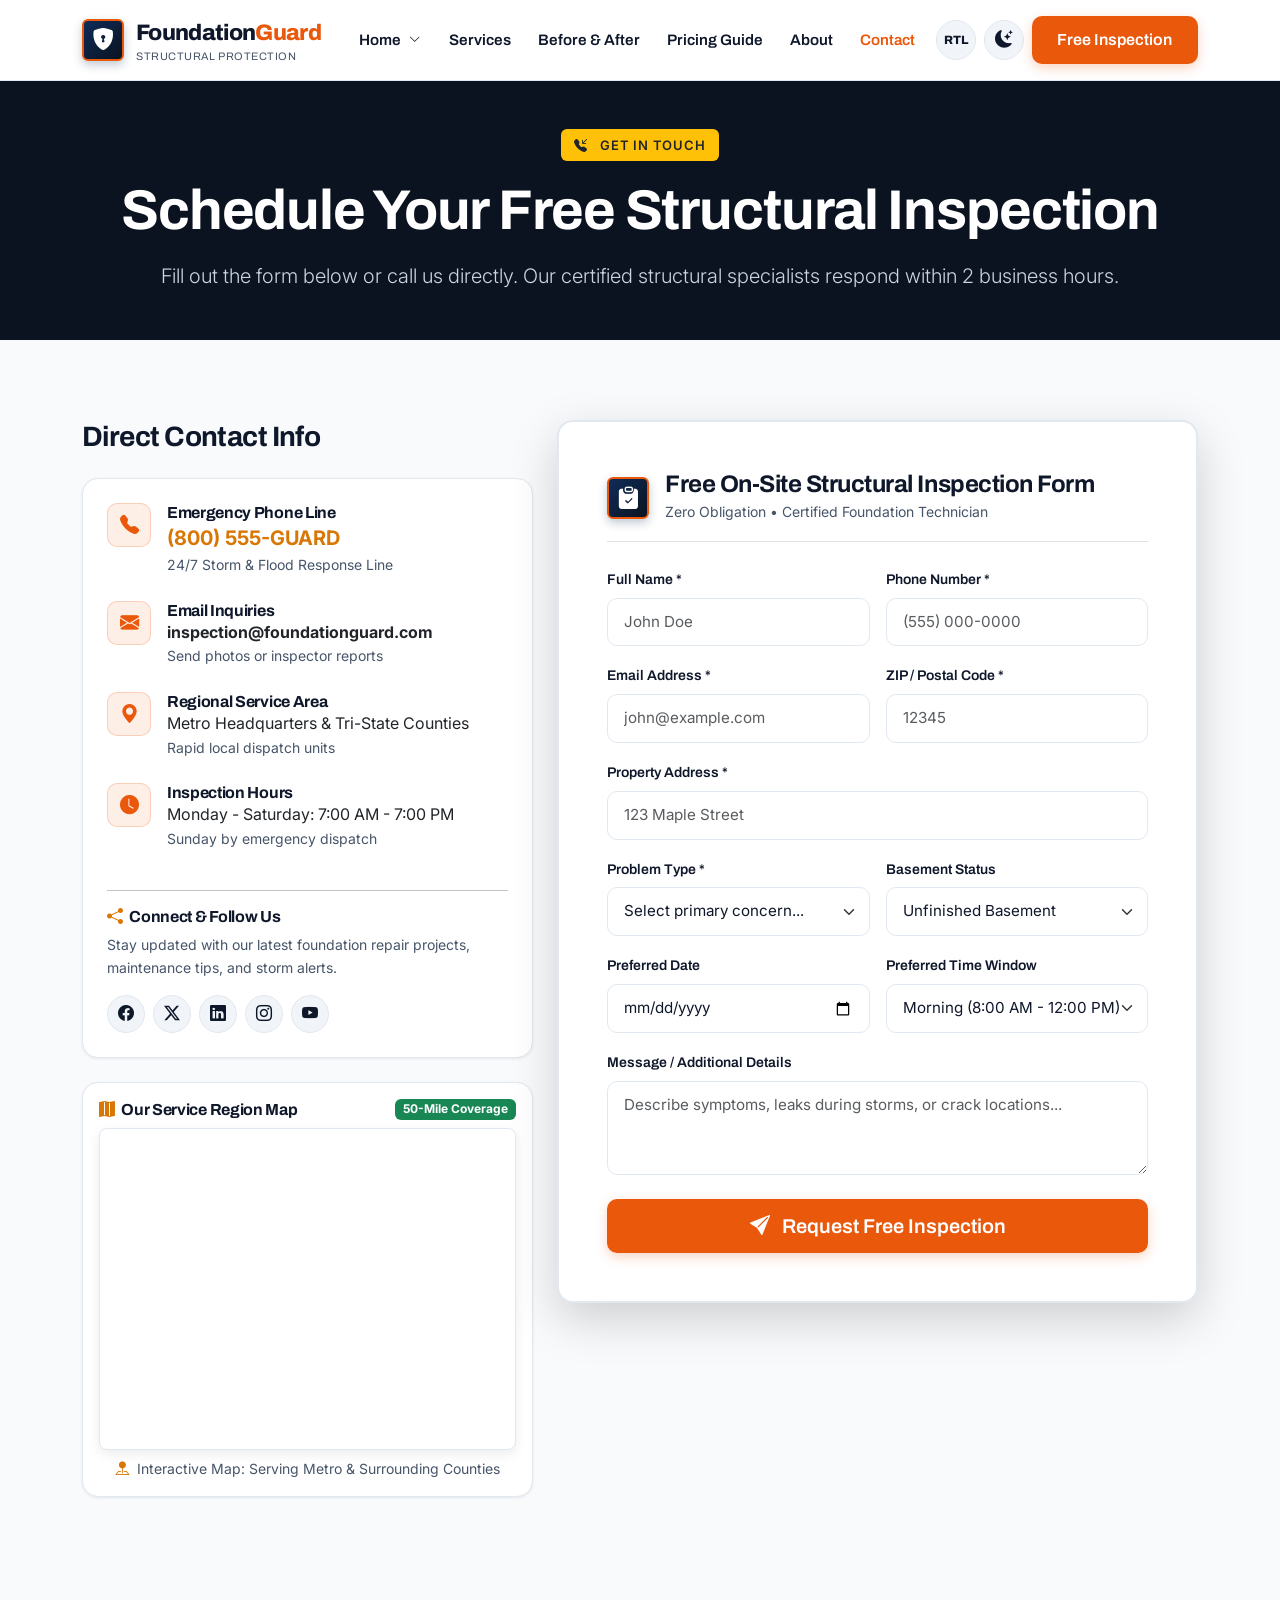
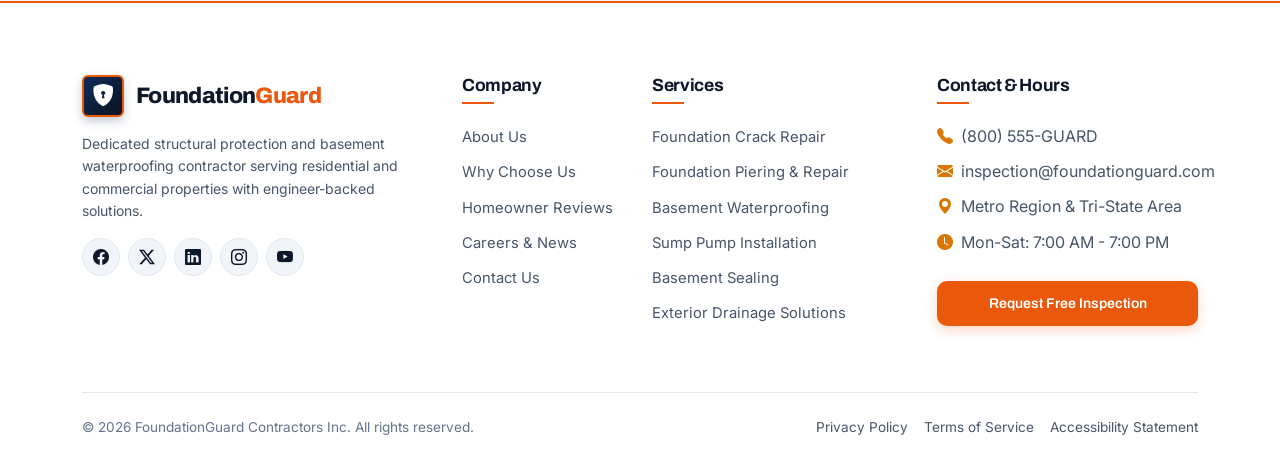
<file: contact.html>
<!DOCTYPE html>
<html lang="en" data-bs-theme="light">
<head>
  <meta charset="UTF-8">
  <meta name="viewport" content="width=device-width, initial-scale=1.0">
  <title>Contact Us & Free Inspection | FoundationGuard</title>
  <meta name="description" content="Schedule a free on-site foundation inspection or basement waterproofing analysis with FoundationGuard certified structural technicians.">

  <!-- Favicon -->
  <link rel="icon" type="image/svg+xml" href="assets/img/favicon.svg">

  <!-- Google Fonts -->
  <link rel="preconnect" href="https://fonts.googleapis.com">
  <link rel="preconnect" href="https://fonts.gstatic.com" crossorigin>
  <link href="https://fonts.googleapis.com/css2?family=Archivo:wght@400;500;600;700;800&family=Inter:wght@300;400;500;600;700&display=swap" rel="stylesheet">

  <!-- Bootstrap 5 CSS & Icons -->
  <link href="https://cdn.jsdelivr.net/npm/bootstrap@5.3.3/dist/css/bootstrap.min.css" rel="stylesheet">
  <link href="https://cdn.jsdelivr.net/npm/bootstrap-icons@1.11.3/font/bootstrap-icons.min.css" rel="stylesheet">

  <!-- Custom Styles -->
  <link rel="stylesheet" href="assets/css/style.css">
</head>
<body>

  <!-- Mandatory Main Header / Navbar -->
  <header class="fg-header-main">
    <div class="container">
      <nav class="navbar navbar-expand-lg navbar-light py-2">
        <a class="navbar-brand fg-logo-brand me-4" href="index.html">
          <div class="fg-logo-icon"><i class="bi bi-shield-lock-fill"></i></div>
          <div>
            <span>Foundation<span class="text-warning">Guard</span></span>
            <span class="d-block text-muted fw-normal" style="font-size: 0.68rem; letter-spacing: 0.05em; margin-top: -3px;">STRUCTURAL PROTECTION</span>
          </div>
        </a>

        <button class="navbar-toggler border-0 p-2 d-lg-none ms-auto" type="button" data-bs-toggle="offcanvas" data-bs-target="#fgMobileNav"><span class="navbar-toggler-icon"></span></button>

        <div class="collapse navbar-collapse d-none d-lg-flex">
          <ul class="navbar-menu navbar-nav me-auto">
            <li class="nav-item dropdown">
              <a class="nav-link fg-nav-link dropdown-toggle" href="index.html" data-bs-toggle="dropdown">Home <i class="bi bi-chevron-down ms-1"></i></a>
              <ul class="dropdown-menu fg-dropdown-menu">
                <li><a class="dropdown-item fg-dropdown-item" href="index.html">Home 1 - Main</a></li>
                <li><a class="dropdown-item fg-dropdown-item" href="home-2.html">Home 2 - Technical Edition</a></li>
              </ul>
            </li>
            <li class="nav-item"><a class="nav-link fg-nav-link" href="services.html">Services</a></li>
            <li class="nav-item"><a class="nav-link fg-nav-link" href="before-after.html">Before & After</a></li>
            <li class="nav-item"><a class="nav-link fg-nav-link" href="pricing.html">Pricing Guide</a></li>
            <li class="nav-item"><a class="nav-link fg-nav-link" href="about.html">About</a></li>
            <li class="nav-item"><a class="nav-link fg-nav-link active" href="contact.html">Contact</a></li>
          </ul>
          <div class="d-flex align-items-center gap-2">
            <button class="fg-rtl-btn" type="button" aria-label="Toggle RTL Layout">RTL</button>
            <button class="fg-theme-btn" type="button"><i class="bi bi-moon-stars-fill"></i></button>
            <button class="btn btn-fg-primary" data-bs-toggle="modal" data-bs-target="#freeInspectionModal">Free Inspection</button>
          </div>
        </div>
      </nav>
    </div>
  </header>

  <!-- Mobile Offcanvas -->
  <div class="offcanvas offcanvas-end fg-offcanvas" tabindex="-1" id="fgMobileNav">
    <div class="offcanvas-header border-bottom">
      <a href="index.html" class="fg-logo-brand fs-5 text-decoration-none"><div class="fg-logo-icon" style="width:34px; height:34px;"><i class="bi bi-shield-lock-fill"></i></div><span>Foundation<span class="text-warning">Guard</span></span></a>
      <button type="button" class="btn-close text-reset" data-bs-dismiss="offcanvas"></button>
    </div>
    <div class="offcanvas-body d-flex flex-column justify-content-between">
      <div class="mobile-nav-links">
        <!-- Accordion Mobile Dropdowns -->
        <div class="accordion accordion-flush" id="mobileNavAccordionC">
          <div class="accordion-item border-0">
            <h2 class="accordion-header">
              <button class="accordion-button fg-mobile-nav-link bg-transparent shadow-none" type="button" data-bs-toggle="collapse" data-bs-target="#mobileHomeC">
                Home
              </button>
            </h2>
            <div id="mobileHomeC" class="accordion-collapse collapse" data-bs-parent="#mobileNavAccordionC">
              <div class="accordion-body py-1">
                <a class="fg-mobile-nav-link fg-mobile-sublink" href="index.html" data-bs-dismiss="offcanvas">Home 1 - Main</a>
                <a class="fg-mobile-nav-link fg-mobile-sublink" href="home-2.html" data-bs-dismiss="offcanvas">Home 2 - Technical Contractor</a>
              </div>
            </div>
          </div>
        </div>

        <a class="fg-mobile-nav-link mt-2" href="services.html" data-bs-dismiss="offcanvas">Services</a>
        <a class="fg-mobile-nav-link" href="before-after.html" data-bs-dismiss="offcanvas">Before & After</a>
        <a class="fg-mobile-nav-link" href="pricing.html" data-bs-dismiss="offcanvas">Pricing Guide</a>
        <a class="fg-mobile-nav-link" href="about.html" data-bs-dismiss="offcanvas">About Us</a>
        <a class="fg-mobile-nav-link active" href="contact.html" data-bs-dismiss="offcanvas">Contact Us</a>
      </div>

      <div class="mobile-nav-footer pt-4 border-top">
        <div class="d-flex align-items-center justify-content-between gap-2 mb-3">
          <span class="fw-bold small text-muted">Theme & Mode</span>
          <div class="d-flex align-items-center gap-2">
            <button class="fg-rtl-btn" type="button" aria-label="Toggle RTL Layout">RTL</button>
            <button class="fg-theme-btn" type="button"><i class="bi bi-moon-stars-fill"></i></button>
          </div>
        </div>
        <button class="btn btn-fg-primary w-100" data-bs-toggle="modal" data-bs-target="#freeInspectionModal" data-bs-dismiss="offcanvas">
          <i class="bi bi-clipboard-check-fill me-2"></i> Free Inspection
        </button>
      </div>
    </div>
  </div>

  <!-- HERO -->
  <section class="fg-section fg-bg-navy text-white text-center py-5">
    <div class="container max-w-800">
      <span class="fg-badge bg-warning text-dark border-0 mb-3"><i class="bi bi-telephone-inbound-fill me-1"></i> GET IN TOUCH</span>
      <h1 class="display-4 text-white fw-bold mb-3">Schedule Your Free Structural Inspection</h1>
      <p class="lead text-muted mb-0">Fill out the form below or call us directly. Our certified structural specialists respond within 2 business hours.</p>
    </div>
  </section>

  <!-- CONTACT & FORM SECTION -->
  <section class="fg-section" id="inspection-form">
    <div class="container">
      <div class="row gy-4">

        <!-- Left Details Column -->
        <div class="col-lg-5">
          <h3 class="fw-bold mb-4">Direct Contact Info</h3>

          <!-- Direct Info Card -->
          <div class="fg-card p-4 mb-4">
            <div class="d-flex align-items-start gap-3 mb-4">
              <div class="fg-card-icon mb-0" style="width:44px; height:44px; font-size:1.2rem;"><i class="bi bi-telephone-fill"></i></div>
              <div>
                <h6 class="fw-bold mb-0">Emergency Phone Line</h6>
                <a href="tel:8005554827" class="fs-5 text-warning fw-bold">(800) 555-GUARD</a>
                <small class="d-block text-muted">24/7 Storm & Flood Response Line</small>
              </div>
            </div>

            <div class="d-flex align-items-start gap-3 mb-4">
              <div class="fg-card-icon mb-0" style="width:44px; height:44px; font-size:1.2rem;"><i class="bi bi-envelope-fill"></i></div>
              <div>
                <h6 class="fw-bold mb-0">Email Inquiries</h6>
                <a href="mailto:inspection@foundationguard.com" class="text-body fw-bold">inspection@foundationguard.com</a>
                <small class="d-block text-muted">Send photos or inspector reports</small>
              </div>
            </div>

            <div class="d-flex align-items-start gap-3 mb-4">
              <div class="fg-card-icon mb-0" style="width:44px; height:44px; font-size:1.2rem;"><i class="bi bi-geo-alt-fill"></i></div>
              <div>
                <h6 class="fw-bold mb-0">Regional Service Area</h6>
                <span class="text-body">Metro Headquarters & Tri-State Counties</span>
                <small class="d-block text-muted">Rapid local dispatch units</small>
              </div>
            </div>

            <div class="d-flex align-items-start gap-3 mb-4">
              <div class="fg-card-icon mb-0" style="width:44px; height:44px; font-size:1.2rem;"><i class="bi bi-clock-fill"></i></div>
              <div>
                <h6 class="fw-bold mb-0">Inspection Hours</h6>
                <span class="text-body">Monday - Saturday: 7:00 AM - 7:00 PM</span>
                <small class="d-block text-muted">Sunday by emergency dispatch</small>
              </div>
            </div>

            <hr class="my-3">

            <!-- Social Icons Block -->
            <div>
              <h6 class="fw-bold mb-2"><i class="bi bi-share-fill text-warning me-1"></i> Connect & Follow Us</h6>
              <p class="small text-muted mb-3">Stay updated with our latest foundation repair projects, maintenance tips, and storm alerts.</p>
              <div class="d-flex gap-2 flex-wrap">
                <a href="#" class="fg-social-icon" aria-label="Facebook"><i class="bi bi-facebook"></i></a>
                <a href="#" class="fg-social-icon" aria-label="Twitter X"><i class="bi bi-twitter-x"></i></a>
                <a href="#" class="fg-social-icon" aria-label="LinkedIn"><i class="bi bi-linkedin"></i></a>
                <a href="#" class="fg-social-icon" aria-label="Instagram"><i class="bi bi-instagram"></i></a>
                <a href="#" class="fg-social-icon" aria-label="YouTube"><i class="bi bi-youtube"></i></a>
              </div>
            </div>
          </div>

          <!-- Real Interactive Embedded Google Map -->
          <div class="fg-card p-3 mb-4">
            <div class="d-flex align-items-center justify-content-between mb-2">
              <h6 class="fw-bold mb-0"><i class="bi bi-map-fill text-warning me-1"></i> Our Service Region Map</h6>
              <span class="badge bg-success">50-Mile Coverage</span>
            </div>
            <div class="fg-map-wrapper rounded-3 mb-2">
              <iframe 
                src="https://www.google.com/maps/embed?pb=!1m18!1m12!1m3!1d193595.2543635164!2d-74.11976373946229!3d40.69766840633482!2m3!1f0!2f0!3f0!3m2!1i1024!2i768!4f13.1!3m3!1m2!1s0x89c24fa5d33f083b%3A0xc80b8f06e177fe62!2sNew%20York%2C%20NY!5e0!3m2!1sen!2sus!4v1700000000000!5m2!1sen!2sus" 
                width="100%" 
                height="260" 
                style="border:0;" 
                allowfullscreen="" 
                loading="lazy" 
                referrerpolicy="no-referrer-when-downgrade" 
                title="FoundationGuard Service Area Google Map">
              </iframe>
            </div>
            <small class="text-muted d-block text-center"><i class="bi bi-pin-map-fill text-warning me-1"></i> Interactive Map: Serving Metro & Surrounding Counties</small>
          </div>
        </div>

        <!-- Right Main Inspection Form Column -->
        <div class="col-lg-7">
          <div class="fg-card p-4 p-md-5 border-2 shadow-lg">
            <div class="d-flex align-items-center gap-3 mb-4 border-bottom pb-3">
              <div class="fg-logo-icon" style="width:42px; height:42px;"><i class="bi bi-clipboard-check-fill"></i></div>
              <div>
                <h4 class="fw-bold mb-0">Free On-Site Structural Inspection Form</h4>
                <small class="text-muted">Zero Obligation • Certified Foundation Technician</small>
              </div>
            </div>

            <form class="fg-inspection-form needs-validation" novalidate>
              <div class="row g-3">
                <div class="col-md-6">
                  <label class="fg-form-label">Full Name *</label>
                  <input type="text" class="form-control fg-form-control" required placeholder="John Doe">
                  <div class="invalid-feedback">Please enter full name.</div>
                </div>

                <div class="col-md-6">
                  <label class="fg-form-label">Phone Number *</label>
                  <input type="tel" class="form-control fg-form-control" required placeholder="(555) 000-0000">
                  <div class="invalid-feedback">Please enter phone number.</div>
                </div>

                <div class="col-md-6">
                  <label class="fg-form-label">Email Address *</label>
                  <input type="email" class="form-control fg-form-control" required placeholder="john@example.com">
                  <div class="invalid-feedback">Please enter valid email.</div>
                </div>

                <div class="col-md-6">
                  <label class="fg-form-label">ZIP / Postal Code *</label>
                  <input type="text" class="form-control fg-form-control" required placeholder="12345">
                  <div class="invalid-feedback">Please enter ZIP code.</div>
                </div>

                <div class="col-12">
                  <label class="fg-form-label">Property Address *</label>
                  <input type="text" class="form-control fg-form-control" required placeholder="123 Maple Street">
                  <div class="invalid-feedback">Please enter property address.</div>
                </div>

                <div class="col-md-6">
                  <label class="fg-form-label">Problem Type *</label>
                  <select class="form-select fg-form-control" required>
                    <option value="" selected disabled>Select primary concern...</option>
                    <option value="crack">Foundation Crack</option>
                    <option value="leak">Basement Water Leak</option>
                    <option value="standing">Standing Water</option>
                    <option value="damp">Damp Basement / Mold</option>
                    <option value="sump">Sump Pump Issue</option>
                    <option value="bowing">Bowing / Cracking Wall</option>
                    <option value="waterproofing">Complete Waterproofing</option>
                    <option value="other">Other Concern</option>
                  </select>
                  <div class="invalid-feedback">Please select issue category.</div>
                </div>

                <div class="col-md-6">
                  <label class="fg-form-label">Basement Status</label>
                  <select class="form-select fg-form-control">
                    <option value="unfinished">Unfinished Basement</option>
                    <option value="finished">Partially / Fully Finished</option>
                    <option value="crawlspace">Crawlspace</option>
                    <option value="slab">Slab Foundation</option>
                  </select>
                </div>

                <div class="col-md-6">
                  <label class="fg-form-label">Preferred Date</label>
                  <input type="date" class="form-control fg-form-control">
                </div>

                <div class="col-md-6">
                  <label class="fg-form-label">Preferred Time Window</label>
                  <select class="form-select fg-form-control">
                    <option value="morning">Morning (8:00 AM - 12:00 PM)</option>
                    <option value="afternoon">Afternoon (12:00 PM - 4:00 PM)</option>
                    <option value="evening">Late Afternoon (4:00 PM - 6:30 PM)</option>
                  </select>
                </div>

                <div class="col-12">
                  <label class="fg-form-label">Message / Additional Details</label>
                  <textarea class="form-control fg-form-control" rows="3" placeholder="Describe symptoms, leaks during storms, or crack locations..."></textarea>
                </div>
              </div>

              <button type="submit" class="btn btn-fg-primary btn-lg w-100 mt-4">
                <i class="bi bi-send-fill me-1"></i> Request Free Inspection
              </button>
            </form>
          </div>
        </div>

      </div>
    </div>
  </section>

  <!-- Footer -->
  <footer class="fg-footer">
    <div class="container">
      <div class="row gy-4">
        <div class="col-lg-4 col-md-6">
          <a href="index.html" class="fg-logo-brand mb-3 text-decoration-none">
            <div class="fg-logo-icon">
              <i class="bi bi-shield-lock-fill"></i>
            </div>
            <span>Foundation<span class="text-warning">Guard</span></span>
          </a>
          <p class="small text-muted mb-3">
            Dedicated structural protection and basement waterproofing contractor serving residential and commercial properties with engineer-backed solutions.
          </p>
          <div class="d-flex gap-2">
            <a href="#" class="fg-social-icon" aria-label="Facebook"><i class="bi bi-facebook"></i></a>
            <a href="#" class="fg-social-icon" aria-label="Twitter X"><i class="bi bi-twitter-x"></i></a>
            <a href="#" class="fg-social-icon" aria-label="LinkedIn"><i class="bi bi-linkedin"></i></a>
            <a href="#" class="fg-social-icon" aria-label="Instagram"><i class="bi bi-instagram"></i></a>
            <a href="#" class="fg-social-icon" aria-label="YouTube"><i class="bi bi-youtube"></i></a>
          </div>
        </div>

        <div class="col-lg-2 col-md-6">
          <h5>Company</h5>
          <ul class="fg-footer-links">
            <li><a href="about.html">About Us</a></li>
            <li><a href="about.html#why-choose">Why Choose Us</a></li>
            <li><a href="reviews.html">Homeowner Reviews</a></li>
            <li><a href="coming-soon.html">Careers & News</a></li>
            <li><a href="contact.html">Contact Us</a></li>
          </ul>
        </div>

        <div class="col-lg-3 col-md-6">
          <h5>Services</h5>
          <ul class="fg-footer-links">
            <li><a href="service-details.html">Foundation Crack Repair</a></li>
            <li><a href="services.html#foundation-repair">Foundation Piering & Repair</a></li>
            <li><a href="services.html#waterproofing">Basement Waterproofing</a></li>
            <li><a href="services.html#sump-pump">Sump Pump Installation</a></li>
            <li><a href="services.html#basement-sealing">Basement Sealing</a></li>
            <li><a href="services.html#drainage">Exterior Drainage Solutions</a></li>
          </ul>
        </div>

        <div class="col-lg-3 col-md-6">
          <h5>Contact & Hours</h5>
          <ul class="fg-footer-links">
            <li class="d-flex align-items-center gap-2"><i class="bi bi-telephone-fill text-warning"></i> (800) 555-GUARD</li>
            <li class="d-flex align-items-center gap-2"><i class="bi bi-envelope-fill text-warning"></i> inspection@foundationguard.com</li>
            <li class="d-flex align-items-center gap-2"><i class="bi bi-geo-alt-fill text-warning"></i> Metro Region & Tri-State Area</li>
            <li class="d-flex align-items-center gap-2"><i class="bi bi-clock-fill text-warning"></i> Mon-Sat: 7:00 AM - 7:00 PM</li>
          </ul>
          <button class="btn btn-sm btn-fg-primary w-100 mt-3" data-bs-toggle="modal" data-bs-target="#freeInspectionModal">
            Request Free Inspection
          </button>
        </div>
      </div>

      <div class="fg-footer-bottom d-flex flex-column flex-md-row justify-content-between align-items-center gap-3">
        <div>
          © 2026 FoundationGuard Contractors Inc. All rights reserved.
        </div>
        <div class="d-flex gap-3">
          <a href="#" class="text-muted">Privacy Policy</a>
          <a href="#" class="text-muted">Terms of Service</a>
          <a href="#" class="text-muted">Accessibility Statement</a>
        </div>
      </div>
    </div>
  </footer>

  <!-- BACK TO TOP BUTTON -->
  <button id="fgBackToTop" class="fg-back-to-top" aria-label="Back to Top">
    <i class="bi bi-arrow-up"></i>
  </button>

  <!-- FREE INSPECTION MODAL -->
  <div class="modal fade" id="freeInspectionModal" tabindex="-1" aria-labelledby="freeInspectionModalLabel"
    aria-hidden="true">
    <div class="modal-dialog modal-dialog-centered modal-lg">
      <div class="modal-content fg-card border-0 p-0 overflow-hidden">
        <div class="modal-header bg-navy text-white p-4">
          <div class="d-flex align-items-center gap-3">
            <div class="fg-logo-icon" style="width:36px; height:36px; font-size:1.1rem;">
              <i class="bi bi-clipboard-check-fill"></i>
            </div>
            <div>
              <h5 class="modal-title fw-bold text-white" id="freeInspectionModalLabel">Schedule Free Structural Inspection</h5>
              <small class="text-muted">Zero Obligation • Certified Foundation Technician</small>
            </div>
          </div>
          <button type="button" class="btn-close btn-close-white" data-bs-dismiss="modal" aria-label="Close"></button>
        </div>

        <div class="modal-body p-4">
          <form class="fg-inspection-form needs-validation" novalidate>
            <div class="row g-3">
              <div class="col-md-6">
                <label class="fg-form-label">Full Name *</label>
                <input type="text" class="form-control fg-form-control" required placeholder="John Doe">
                <div class="invalid-feedback">Please enter your full name.</div>
              </div>

              <div class="col-md-6">
                <label class="fg-form-label">Phone Number *</label>
                <input type="tel" class="form-control fg-form-control" required placeholder="(555) 000-0000">
                <div class="invalid-feedback">Please enter your phone number.</div>
              </div>

              <div class="col-md-6">
                <label class="fg-form-label">Email Address *</label>
                <input type="email" class="form-control fg-form-control" required placeholder="john@example.com">
                <div class="invalid-feedback">Please enter a valid email.</div>
              </div>

              <div class="col-md-6">
                <label class="fg-form-label">ZIP / Postal Code *</label>
                <input type="text" class="form-control fg-form-control" required placeholder="12345">
                <div class="invalid-feedback">Please enter your ZIP code.</div>
              </div>

              <div class="col-12">
                <label class="fg-form-label">Street Address *</label>
                <input type="text" class="form-control fg-form-control" required placeholder="123 Maple Street">
                <div class="invalid-feedback">Please enter property address.</div>
              </div>

              <div class="col-md-6">
                <label class="fg-form-label">Primary Problem Type *</label>
                <select class="form-select fg-form-control" required>
                  <option value="" selected disabled>Select primary issue...</option>
                  <option value="crack">Foundation Crack</option>
                  <option value="leak">Basement Water Leak</option>
                  <option value="standing">Standing Water</option>
                  <option value="damp">Damp Basement / Mold</option>
                  <option value="sump">Sump Pump Issue</option>
                  <option value="bowing">Bowing / Cracking Wall</option>
                  <option value="waterproofing">Complete Waterproofing</option>
                  <option value="other">Other Concern</option>
                </select>
                <div class="invalid-feedback">Please select a problem category.</div>
              </div>

              <div class="col-md-6">
                <label class="fg-form-label">Basement Status</label>
                <select class="form-select fg-form-control">
                  <option value="unfinished">Unfinished Basement</option>
                  <option value="finished">Partially / Fully Finished</option>
                  <option value="crawlspace">Crawlspace</option>
                  <option value="slab">Slab Foundation</option>
                </select>
              </div>

              <div class="col-md-6">
                <label class="fg-form-label">Preferred Date</label>
                <input type="date" class="form-control fg-form-control">
              </div>

              <div class="col-md-6">
                <label class="fg-form-label">Preferred Time Window</label>
                <select class="form-select fg-form-control">
                  <option value="morning">Morning (8:00 AM - 12:00 PM)</option>
                  <option value="afternoon">Afternoon (12:00 PM - 4:00 PM)</option>
                  <option value="evening">Late Afternoon (4:00 PM - 6:30 PM)</option>
                </select>
              </div>

              <div class="col-12">
                <label class="fg-form-label">Describe Concern (Optional)</label>
                <textarea class="form-control fg-form-control" rows="3"
                  placeholder="Describe symptoms, leaks during storms, or crack locations..."></textarea>
              </div>
            </div>

            <div class="mt-4 d-flex justify-content-end gap-2">
              <button type="button" class="btn btn-fg-outline" data-bs-dismiss="modal">Cancel</button>
              <button type="submit" class="btn btn-fg-primary">
                <i class="bi bi-send-fill me-1"></i> Request Free Inspection
              </button>
            </div>
          </form>
        </div>
      </div>
    </div>
  </div>

  <script src="https://cdn.jsdelivr.net/npm/bootstrap@5.3.3/dist/js/bootstrap.bundle.min.js"></script>
  <script src="assets/js/main.js"></script>
</body>
</html>
</file>
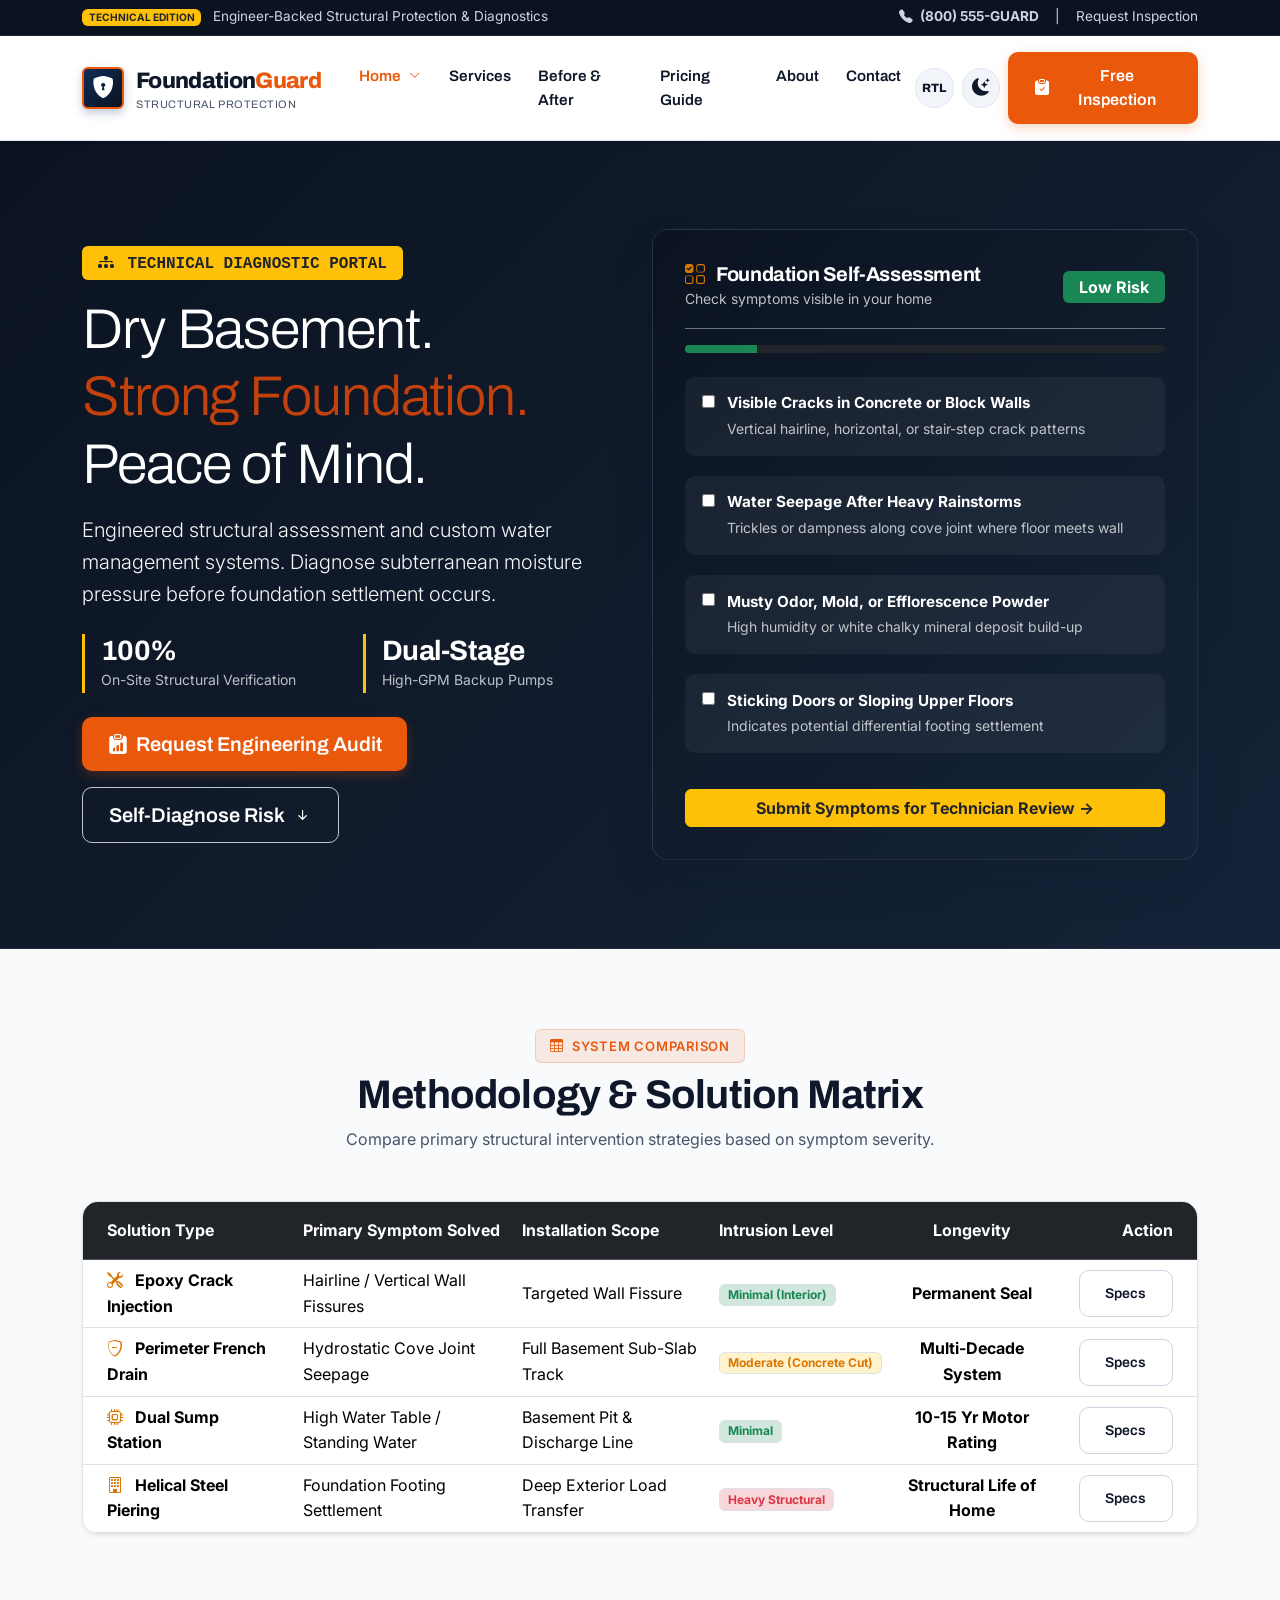
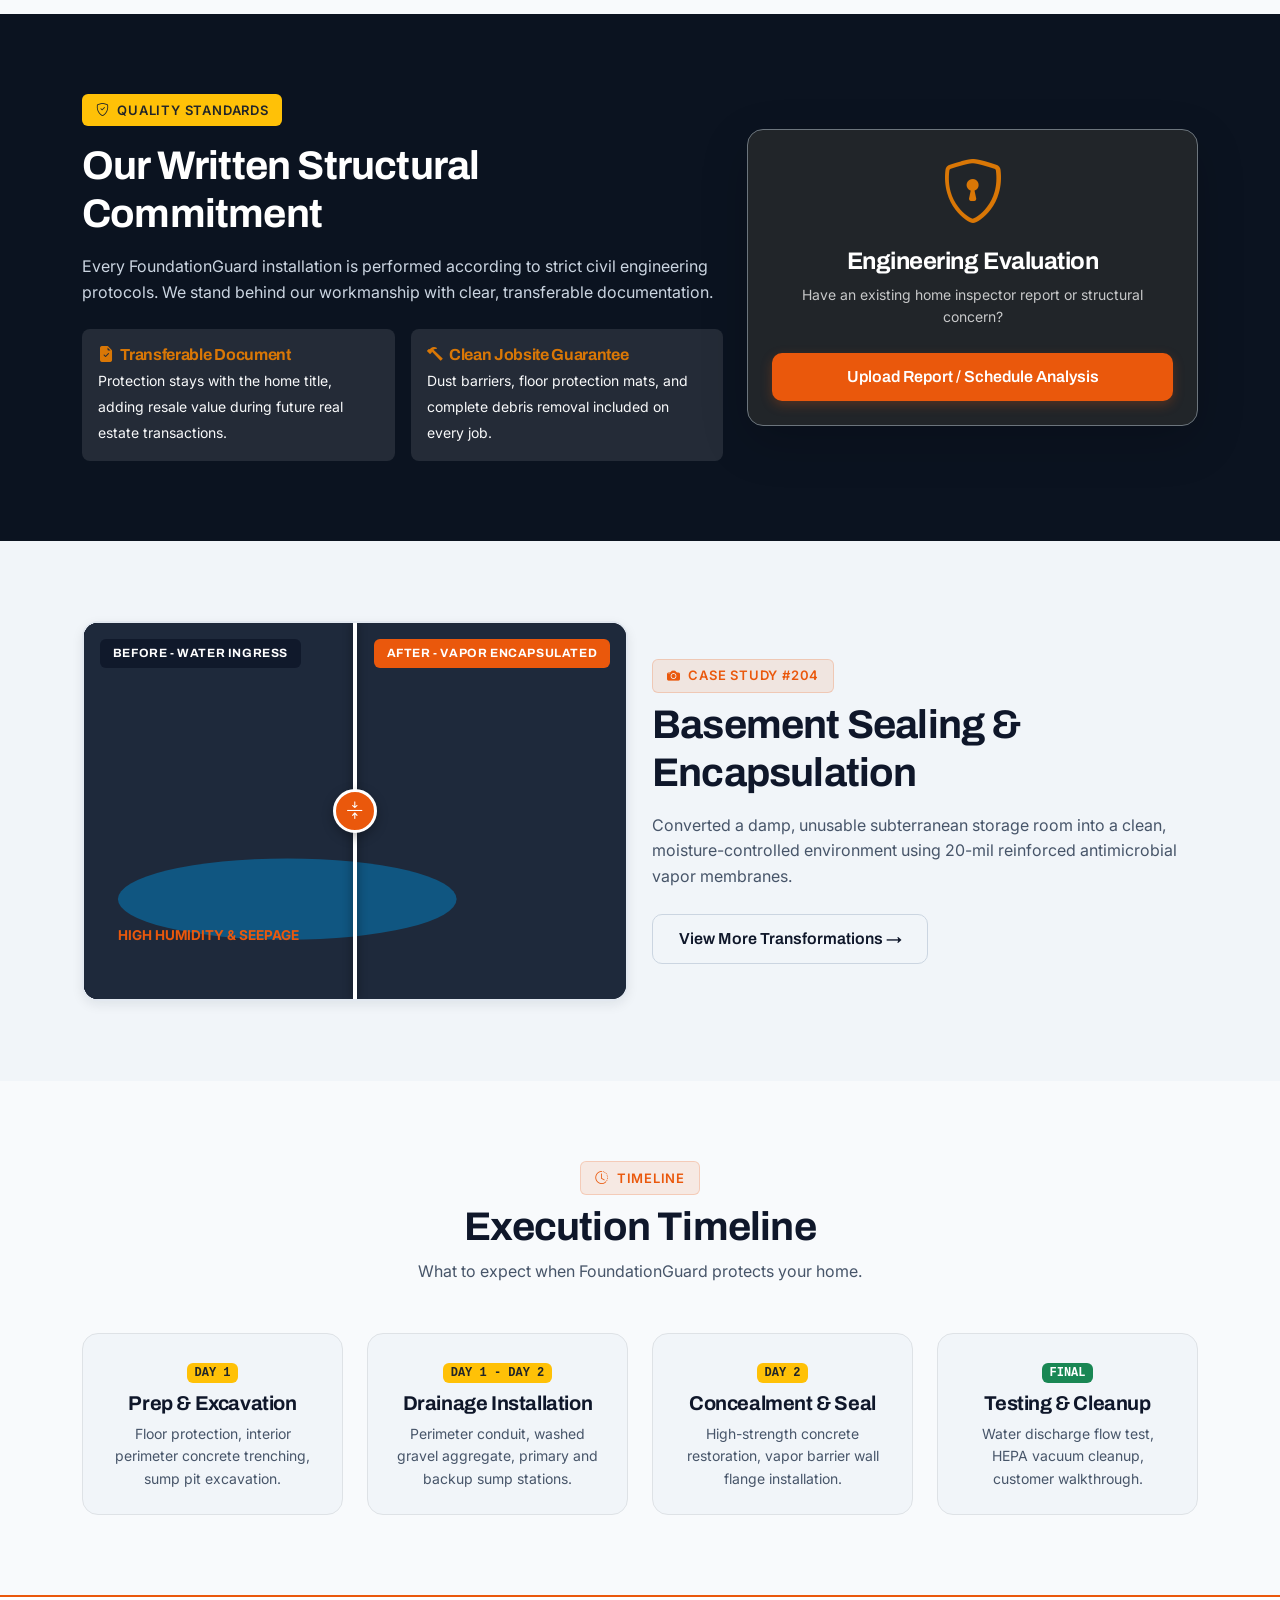
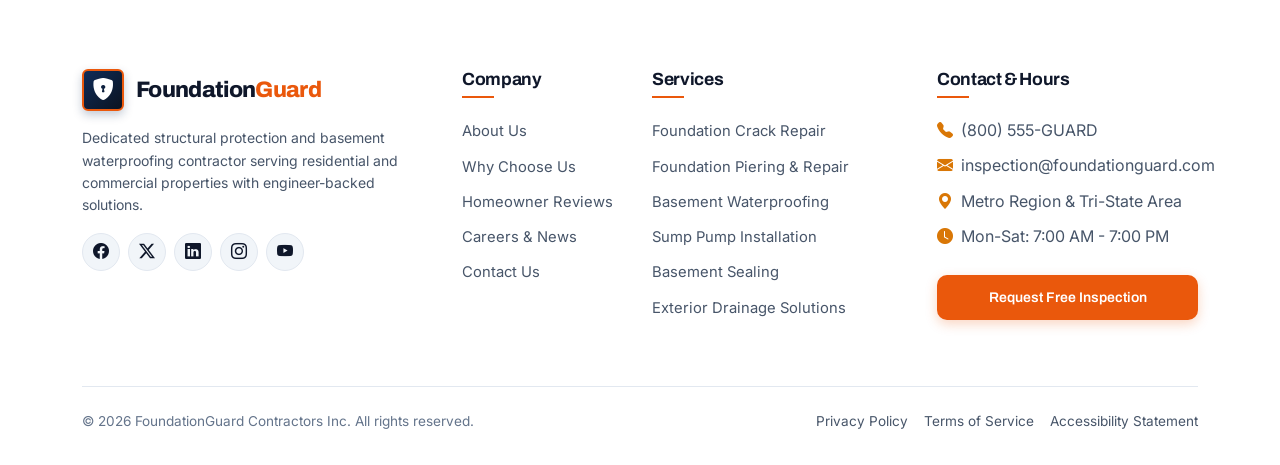
<file: home-2.html>
<!DOCTYPE html>
<html lang="en" data-bs-theme="light">
<head>
  <meta charset="UTF-8">
  <meta name="viewport" content="width=device-width, initial-scale=1.0">
  <title>FoundationGuard Technical Portal | Structural Diagnostic & Repair</title>
  <meta name="description" content="Technical structural foundation diagnostics, engineer-rated crack repair, and sub-slab waterproofing systems. Complete self-assessment and inspection portal.">

  <!-- Favicon -->
  <link rel="icon" type="image/svg+xml" href="assets/img/favicon.svg">

  <!-- Google Fonts -->
  <link rel="preconnect" href="https://fonts.googleapis.com">
  <link rel="preconnect" href="https://fonts.gstatic.com" crossorigin>
  <link href="https://fonts.googleapis.com/css2?family=Archivo:wght@400;500;600;700;800&family=Inter:wght@300;400;500;600;700&display=swap" rel="stylesheet">

  <!-- Bootstrap 5 CSS & Icons -->
  <link href="https://cdn.jsdelivr.net/npm/bootstrap@5.3.3/dist/css/bootstrap.min.css" rel="stylesheet">
  <link href="https://cdn.jsdelivr.net/npm/bootstrap-icons@1.11.3/font/bootstrap-icons.min.css" rel="stylesheet">

  <!-- Custom Styles -->
  <link rel="stylesheet" href="assets/css/style.css">
</head>
<body>

  <!-- Top Bar -->
  <div class="fg-navbar-topbar d-none d-md-block">
    <div class="container d-flex justify-content-between align-items-center">
      <div>
        <span class="badge bg-warning text-dark me-2">TECHNICAL EDITION</span>
        <span>Engineer-Backed Structural Protection & Diagnostics</span>
      </div>
      <div class="d-flex align-items-center gap-3">
        <a href="tel:8005554827" class="fw-bold"><i class="bi bi-telephone-fill me-1"></i> (800) 555-GUARD</a>
        <span>|</span>
        <a href="contact.html">Request Inspection</a>
      </div>
    </div>
  </div>

  <!-- Mandatory Main Header / Navbar -->
  <header class="fg-header-main">
    <div class="container">
      <nav class="navbar navbar-expand-lg navbar-light py-2">
        <a class="navbar-brand fg-logo-brand me-4" href="index.html">
          <div class="fg-logo-icon">
            <i class="bi bi-shield-lock-fill"></i>
          </div>
          <div>
            <span>Foundation<span class="text-warning">Guard</span></span>
            <span class="d-block text-muted fw-normal" style="font-size: 0.68rem; letter-spacing: 0.05em; margin-top: -3px;">STRUCTURAL PROTECTION</span>
          </div>
        </a>

        <button class="navbar-toggler border-0 p-2 d-lg-none ms-auto" type="button" data-bs-toggle="offcanvas" data-bs-target="#fgMobileNav"><span class="navbar-toggler-icon"></span></button>

        <div class="collapse navbar-collapse d-none d-lg-flex" id="fgDesktopNavbar">
          <ul class="navbar-menu navbar-nav me-auto mb-2 mb-lg-0">
            <!-- Home Dropdown -->
            <li class="nav-item dropdown">
              <a class="nav-link fg-nav-link dropdown-toggle active" href="#" id="homeDropdown2" role="button" data-bs-toggle="dropdown" aria-expanded="false">
                Home <i class="bi bi-chevron-down ms-1"></i>
              </a>
              <ul class="dropdown-menu fg-dropdown-menu" aria-labelledby="homeDropdown2">
                <li><a class="dropdown-item fg-dropdown-item" href="index.html"><i class="bi bi-house-door-fill"></i> Home 1 - Conversion Focus</a></li>
                <li><a class="dropdown-item fg-dropdown-item active" href="home-2.html"><i class="bi bi-shield-check"></i> Home 2 - Technical Contractor</a></li>
              </ul>
            </li>

            <li class="nav-item"><a class="nav-link fg-nav-link" href="services.html">Services</a></li>
            <li class="nav-item"><a class="nav-link fg-nav-link" href="before-after.html">Before & After</a></li>
            <li class="nav-item"><a class="nav-link fg-nav-link" href="pricing.html">Pricing Guide</a></li>
            <li class="nav-item"><a class="nav-link fg-nav-link" href="about.html">About</a></li>
            <li class="nav-item"><a class="nav-link fg-nav-link" href="contact.html">Contact</a></li>
          </ul>

          <div class="d-flex align-items-center gap-2">
            <button class="fg-rtl-btn" type="button" aria-label="Toggle RTL Layout">RTL</button>
            <button class="fg-theme-btn" type="button" aria-label="Toggle Theme"><i class="bi bi-moon-stars-fill"></i></button>
            <button class="btn btn-fg-primary" data-bs-toggle="modal" data-bs-target="#freeInspectionModal">
              <i class="bi bi-clipboard-check-fill me-1"></i> Free Inspection
            </button>
          </div>
        </div>
      </nav>
    </div>
  </header>

  <!-- Mobile Drawer -->
  <div class="offcanvas offcanvas-end fg-offcanvas" tabindex="-1" id="fgMobileNav">
    <div class="offcanvas-header border-bottom">
      <a href="index.html" class="fg-logo-brand fs-5 text-decoration-none">
        <div class="fg-logo-icon" style="width:34px; height:34px; font-size:1.1rem;"><i class="bi bi-shield-lock-fill"></i></div>
        <span>Foundation<span class="text-warning">Guard</span></span>
      </a>
      <button type="button" class="btn-close text-reset" data-bs-dismiss="offcanvas"></button>
    </div>
    <div class="offcanvas-body d-flex flex-column justify-content-between">
      <div class="mobile-nav-links">
        <!-- Accordion Mobile Dropdowns -->
        <div class="accordion accordion-flush" id="mobileNavAccordion2">
          <div class="accordion-item border-0">
            <h2 class="accordion-header">
              <button class="accordion-button fg-mobile-nav-link bg-transparent shadow-none" type="button" data-bs-toggle="collapse" data-bs-target="#mobileHome2">
                Home
              </button>
            </h2>
            <div id="mobileHome2" class="accordion-collapse collapse show" data-bs-parent="#mobileNavAccordion2">
              <div class="accordion-body py-1">
                <a class="fg-mobile-nav-link fg-mobile-sublink" href="index.html" data-bs-dismiss="offcanvas">Home 1 - Main</a>
                <a class="fg-mobile-nav-link fg-mobile-sublink active" href="home-2.html" data-bs-dismiss="offcanvas">Home 2 - Technical Contractor</a>
              </div>
            </div>
          </div>
        </div>

        <a class="fg-mobile-nav-link mt-2" href="services.html" data-bs-dismiss="offcanvas">Services</a>
        <a class="fg-mobile-nav-link" href="before-after.html" data-bs-dismiss="offcanvas">Before & After</a>
        <a class="fg-mobile-nav-link" href="pricing.html" data-bs-dismiss="offcanvas">Pricing Guide</a>
        <a class="fg-mobile-nav-link" href="about.html" data-bs-dismiss="offcanvas">About Us</a>
        <a class="fg-mobile-nav-link" href="contact.html" data-bs-dismiss="offcanvas">Contact Us</a>
      </div>

      <div class="mobile-nav-footer pt-4 border-top">
        <div class="d-flex align-items-center justify-content-between gap-2 mb-3">
          <span class="fw-bold small text-muted">Theme & Mode</span>
          <div class="d-flex align-items-center gap-2">
            <button class="fg-rtl-btn" type="button" aria-label="Toggle RTL Layout">RTL</button>
            <button class="fg-theme-btn" type="button" aria-label="Toggle Theme"><i class="bi bi-moon-stars-fill"></i></button>
          </div>
        </div>
        <button class="btn btn-fg-primary w-100" data-bs-toggle="modal" data-bs-target="#freeInspectionModal" data-bs-dismiss="offcanvas">
          <i class="bi bi-clipboard-check-fill me-2"></i> Free Inspection
        </button>
      </div>
    </div>
  </div>

  <!-- SPLIT HERO WITH INTERACTIVE SELF-ASSESSMENT WIDGET -->
  <section class="fg-hero fg-hero-home2">
    <div class="container py-3 py-lg-4">
      <div class="row align-items-center gy-5">
        
        <div class="col-lg-6 text-white">
          <span class="badge bg-warning text-dark font-monospace mb-3 px-3 py-2 fs-6">
            <i class="bi bi-diagram-3-fill me-1"></i> TECHNICAL DIAGNOSTIC PORTAL
          </span>
          <h1 class="display-4 fw-extrabold text-white mb-3">
            Dry Basement. <br>
            <span class="text-warning">Strong Foundation.</span> <br>
            Peace of Mind.
          </h1>
          <p class="lead text-light opacity-90 mb-4">
            Engineered structural assessment and custom water management systems. Diagnose subterranean moisture pressure before foundation settlement occurs.
          </p>

          <div class="row g-3 mb-4">
            <div class="col-6">
              <div class="border-start border-warning border-3 ps-3">
                <h3 class="text-white fw-bold mb-0">100%</h3>
                <small class="text-light opacity-75">On-Site Structural Verification</small>
              </div>
            </div>
            <div class="col-6">
              <div class="border-start border-warning border-3 ps-3">
                <h3 class="text-white fw-bold mb-0">Dual-Stage</h3>
                <small class="text-light opacity-75">High-GPM Backup Pumps</small>
              </div>
            </div>
          </div>

          <div class="d-flex flex-wrap gap-3">
            <button class="btn btn-fg-primary btn-lg" data-bs-toggle="modal" data-bs-target="#freeInspectionModal">
              <i class="bi bi-clipboard-data-fill"></i> Request Engineering Audit
            </button>
            <a href="#risk-assessment" class="btn btn-fg-outline btn-fg-outline-white btn-lg text-white border-secondary">
              Self-Diagnose Risk <i class="bi bi-arrow-down-short"></i>
            </a>
          </div>
        </div>

        <!-- Interactive Self-Assessment Check Widget -->
        <div class="col-lg-6" id="risk-assessment">
          <div class="fg-assessment-box">
            <div class="d-flex align-items-center justify-content-between mb-3 border-bottom border-secondary pb-3">
              <div>
                <h5 class="mb-0 text-white fw-bold"><i class="bi bi-ui-checks-grid text-warning me-2"></i> Foundation Self-Assessment</h5>
                <small class="text-light opacity-75">Check symptoms visible in your home</small>
              </div>
              <span id="fgRiskLevel" class="badge bg-success fs-6 px-3 py-2">Low Risk</span>
            </div>

            <div class="progress mb-4 bg-dark" style="height: 8px;">
              <div id="fgRiskProgress" class="progress-bar bg-success" role="progressbar" style="width: 15%;"></div>
            </div>

            <div class="d-flex flex-column gap-2 mb-4">
              <label class="fg-assessment-check">
                <input type="checkbox" class="fg-assessment-checkbox">
                <div>
                  <strong class="d-block text-white" style="font-size:0.95rem;">Visible Cracks in Concrete or Block Walls</strong>
                  <small class="text-light opacity-75">Vertical hairline, horizontal, or stair-step crack patterns</small>
                </div>
              </label>

              <label class="fg-assessment-check">
                <input type="checkbox" class="fg-assessment-checkbox">
                <div>
                  <strong class="d-block text-white" style="font-size:0.95rem;">Water Seepage After Heavy Rainstorms</strong>
                  <small class="text-light opacity-75">Trickles or dampness along cove joint where floor meets wall</small>
                </div>
              </label>

              <label class="fg-assessment-check">
                <input type="checkbox" class="fg-assessment-checkbox">
                <div>
                  <strong class="d-block text-white" style="font-size:0.95rem;">Musty Odor, Mold, or Efflorescence Powder</strong>
                  <small class="text-light opacity-75">High humidity or white chalky mineral deposit build-up</small>
                </div>
              </label>

              <label class="fg-assessment-check">
                <input type="checkbox" class="fg-assessment-checkbox">
                <div>
                  <strong class="d-block text-white" style="font-size:0.95rem;">Sticking Doors or Sloping Upper Floors</strong>
                  <small class="text-light opacity-75">Indicates potential differential footing settlement</small>
                </div>
              </label>
            </div>

            <button class="btn btn-warning w-100 fw-bold text-dark" data-bs-toggle="modal" data-bs-target="#freeInspectionModal">
              Submit Symptoms for Technician Review →
            </button>
          </div>
        </div>

      </div>
    </div>
  </section>

  <!-- SERVICE MATRIX COMPARISON (GENUINELY DIFFERENT LAYOUT) -->
  <section class="fg-section">
    <div class="container">
      <div class="text-center max-w-700 mx-auto mb-5">
        <span class="fg-badge mb-2"><i class="bi bi-table"></i> SYSTEM COMPARISON</span>
        <h2 class="display-6 fw-bold">Methodology & Solution Matrix</h2>
        <p class="text-muted">Compare primary structural intervention strategies based on symptom severity.</p>
      </div>

      <div class="table-responsive rounded-4 shadow-sm border">
        <table class="table table-hover align-middle mb-0">
          <thead class="table-dark">
            <tr>
              <th scope="col" class="py-3 px-4">Solution Type</th>
              <th scope="col" class="py-3">Primary Symptom Solved</th>
              <th scope="col" class="py-3">Installation Scope</th>
              <th scope="col" class="py-3">Intrusion Level</th>
              <th scope="col" class="py-3 text-center">Longevity</th>
              <th scope="col" class="py-3 px-4 text-end">Action</th>
            </tr>
          </thead>
          <tbody>
            <tr>
              <td class="px-4 fw-bold">
                <i class="bi bi-tools text-warning me-2"></i> Epoxy Crack Injection
              </td>
              <td>Hairline / Vertical Wall Fissures</td>
              <td>Targeted Wall Fissure</td>
              <td><span class="badge bg-success-subtle text-success border">Minimal (Interior)</span></td>
              <td class="text-center fw-bold">Permanent Seal</td>
              <td class="px-4 text-end"><a href="service-details.html" class="btn btn-sm btn-fg-outline">Specs</a></td>
            </tr>

            <tr>
              <td class="px-4 fw-bold">
                <i class="bi bi-shield-minus text-warning me-2"></i> Perimeter French Drain
              </td>
              <td>Hydrostatic Cove Joint Seepage</td>
              <td>Full Basement Sub-Slab Track</td>
              <td><span class="badge bg-warning-subtle text-warning border">Moderate (Concrete Cut)</span></td>
              <td class="text-center fw-bold">Multi-Decade System</td>
              <td class="px-4 text-end"><a href="services.html#waterproofing" class="btn btn-sm btn-fg-outline">Specs</a></td>
            </tr>

            <tr>
              <td class="px-4 fw-bold">
                <i class="bi bi-cpu text-warning me-2"></i> Dual Sump Station
              </td>
              <td>High Water Table / Standing Water</td>
              <td>Basement Pit & Discharge Line</td>
              <td><span class="badge bg-success-subtle text-success border">Minimal</span></td>
              <td class="text-center fw-bold">10-15 Yr Motor Rating</td>
              <td class="px-4 text-end"><a href="services.html#sump-pump" class="btn btn-sm btn-fg-outline">Specs</a></td>
            </tr>

            <tr>
              <td class="px-4 fw-bold">
                <i class="bi bi-building text-warning me-2"></i> Helical Steel Piering
              </td>
              <td>Foundation Footing Settlement</td>
              <td>Deep Exterior Load Transfer</td>
              <td><span class="badge bg-danger-subtle text-danger border">Heavy Structural</span></td>
              <td class="text-center fw-bold">Structural Life of Home</td>
              <td class="px-4 text-end"><a href="services.html#foundation-repair" class="btn btn-sm btn-fg-outline">Specs</a></td>
            </tr>
          </tbody>
        </table>
      </div>
    </div>
  </section>

  <!-- WARRANTY & REASSURANCE BANNER -->
  <section class="fg-section fg-bg-navy text-white">
    <div class="container">
      <div class="row align-items-center gy-4">
        <div class="col-lg-7">
          <span class="fg-badge bg-warning text-dark border-0 mb-3"><i class="bi bi-shield-check"></i> QUALITY STANDARDS</span>
          <h2 class="display-6 text-white fw-bold mb-3">Our Written Structural Commitment</h2>
          <p class="text-muted mb-4">
            Every FoundationGuard installation is performed according to strict civil engineering protocols. We stand behind our workmanship with clear, transferable documentation.
          </p>

          <div class="row g-3">
            <div class="col-md-6">
              <div class="p-3 bg-white bg-opacity-10 rounded-3">
                <h6 class="text-warning fw-bold mb-1"><i class="bi bi-file-earmark-check-fill me-1"></i> Transferable Document</h6>
                <small class="text-light opacity-90">Protection stays with the home title, adding resale value during future real estate transactions.</small>
              </div>
            </div>
            <div class="col-md-6">
              <div class="p-3 bg-white bg-opacity-10 rounded-3">
                <h6 class="text-warning fw-bold mb-1"><i class="bi bi-hammer me-1"></i> Clean Jobsite Guarantee</h6>
                <small class="text-light opacity-90">Dust barriers, floor protection mats, and complete debris removal included on every job.</small>
              </div>
            </div>
          </div>
        </div>

        <div class="col-lg-5 text-center">
          <div class="p-4 bg-dark rounded-4 border border-secondary shadow-lg">
            <i class="bi bi-shield-lock text-warning display-3 mb-3 d-block"></i>
            <h4 class="text-white fw-bold">Engineering Evaluation</h4>
            <p class="small text-muted mb-4">Have an existing home inspector report or structural concern?</p>
            <button class="btn btn-fg-primary w-100" data-bs-toggle="modal" data-bs-target="#freeInspectionModal">
              Upload Report / Schedule Analysis
            </button>
          </div>
        </div>
      </div>
    </div>
  </section>

  <!-- BEFORE AFTER SLIDER SHOWCASE -->
  <section class="fg-section fg-bg-subtle">
    <div class="container">
      <div class="row align-items-center gy-4">
        <div class="col-lg-6">
          <div class="fg-ba-container">
            <span class="fg-ba-tag fg-ba-tag-before">BEFORE - Water Ingress</span>
            <span class="fg-ba-tag fg-ba-tag-after">AFTER - Vapor Encapsulated</span>
            
            <svg class="fg-ba-image fg-ba-before" viewBox="0 0 800 500" style="background:#1E293B;">
              <rect x="0" y="0" width="800" height="500" fill="#1E293B"/>
              <ellipse cx="300" cy="380" rx="250" ry="60" fill="#0284C7" opacity="0.5"/>
              <text x="50" y="440" fill="#EA580C" font-size="20" font-weight="bold">HIGH HUMIDITY & SEEPAGE</text>
            </svg>

            <div class="fg-ba-after">
              <svg viewBox="0 0 800 500" style="width:800px; height:500px; background:#0F172A;">
                <rect x="0" y="0" width="800" height="500" fill="#0F172A"/>
                <rect x="20" y="20" width="760" height="460" fill="#334155" opacity="0.3"/>
                <text x="50" y="440" fill="#38BDF8" font-size="20" font-weight="bold">CLEAN WHITE VAPOR BARRIER</text>
              </svg>
            </div>

            <div class="fg-ba-slider">
              <div class="fg-ba-handle"><i class="bi bi-arrows-collapse"></i></div>
            </div>
          </div>
        </div>

        <div class="col-lg-6">
          <span class="fg-badge mb-2"><i class="bi bi-camera-fill"></i> CASE STUDY #204</span>
          <h2 class="display-6 fw-bold mb-3">Basement Sealing & Encapsulation</h2>
          <p class="text-muted mb-4">
            Converted a damp, unusable subterranean storage room into a clean, moisture-controlled environment using 20-mil reinforced antimicrobial vapor membranes.
          </p>
          <a href="before-after.html" class="btn btn-fg-outline">View More Transformations →</a>
        </div>
      </div>
    </div>
  </section>

  <!-- PROCESS TIMELINE -->
  <section class="fg-section">
    <div class="container">
      <div class="text-center max-w-700 mx-auto mb-5">
        <span class="fg-badge mb-2"><i class="bi bi-clock-history"></i> TIMELINE</span>
        <h2 class="display-6 fw-bold">Execution Timeline</h2>
        <p class="text-muted">What to expect when FoundationGuard protects your home.</p>
      </div>

      <div class="row g-4 text-center fg-timeline-row">
        <div class="col-xl-3 col-lg-6 col-md-6">
          <div class="p-4 border rounded-4 bg-body-tertiary h-100">
            <span class="badge bg-warning text-dark font-monospace mb-2">DAY 1</span>
            <h5 class="fw-bold">Prep & Excavation</h5>
            <p class="small text-muted mb-0">Floor protection, interior perimeter concrete trenching, sump pit excavation.</p>
          </div>
        </div>

        <div class="col-xl-3 col-lg-6 col-md-6">
          <div class="p-4 border rounded-4 bg-body-tertiary h-100">
            <span class="badge bg-warning text-dark font-monospace mb-2">DAY 1 - DAY 2</span>
            <h5 class="fw-bold">Drainage Installation</h5>
            <p class="small text-muted mb-0">Perimeter conduit, washed gravel aggregate, primary and backup sump stations.</p>
          </div>
        </div>

        <div class="col-xl-3 col-lg-6 col-md-6">
          <div class="p-4 border rounded-4 bg-body-tertiary h-100">
            <span class="badge bg-warning text-dark font-monospace mb-2">DAY 2</span>
            <h5 class="fw-bold">Concealment & Seal</h5>
            <p class="small text-muted mb-0">High-strength concrete restoration, vapor barrier wall flange installation.</p>
          </div>
        </div>

        <div class="col-xl-3 col-lg-6 col-md-6">
          <div class="p-4 border rounded-4 bg-body-tertiary h-100">
            <span class="badge bg-success text-white font-monospace mb-2">FINAL</span>
            <h5 class="fw-bold">Testing & Cleanup</h5>
            <p class="small text-muted mb-0">Water discharge flow test, HEPA vacuum cleanup, customer walkthrough.</p>
          </div>
        </div>
      </div>
    </div>
  </section>

  <!-- FOOTER -->
  <footer class="fg-footer">
    <div class="container">
      <div class="row gy-4">
        <div class="col-lg-4 col-md-6">
          <a href="index.html" class="fg-logo-brand mb-3 text-decoration-none">
            <div class="fg-logo-icon">
              <i class="bi bi-shield-lock-fill"></i>
            </div>
            <span>Foundation<span class="text-warning">Guard</span></span>
          </a>
          <p class="small text-muted mb-3">
            Dedicated structural protection and basement waterproofing contractor serving residential and commercial properties with engineer-backed solutions.
          </p>
          <div class="d-flex gap-2">
            <a href="#" class="fg-social-icon" aria-label="Facebook"><i class="bi bi-facebook"></i></a>
            <a href="#" class="fg-social-icon" aria-label="Twitter X"><i class="bi bi-twitter-x"></i></a>
            <a href="#" class="fg-social-icon" aria-label="LinkedIn"><i class="bi bi-linkedin"></i></a>
            <a href="#" class="fg-social-icon" aria-label="Instagram"><i class="bi bi-instagram"></i></a>
            <a href="#" class="fg-social-icon" aria-label="YouTube"><i class="bi bi-youtube"></i></a>
          </div>
        </div>

        <div class="col-lg-2 col-md-6">
          <h5>Company</h5>
          <ul class="fg-footer-links">
            <li><a href="about.html">About Us</a></li>
            <li><a href="about.html#why-choose">Why Choose Us</a></li>
            <li><a href="reviews.html">Homeowner Reviews</a></li>
            <li><a href="coming-soon.html">Careers & News</a></li>
            <li><a href="contact.html">Contact Us</a></li>
          </ul>
        </div>

        <div class="col-lg-3 col-md-6">
          <h5>Services</h5>
          <ul class="fg-footer-links">
            <li><a href="service-details.html">Foundation Crack Repair</a></li>
            <li><a href="services.html#foundation-repair">Foundation Piering & Repair</a></li>
            <li><a href="services.html#waterproofing">Basement Waterproofing</a></li>
            <li><a href="services.html#sump-pump">Sump Pump Installation</a></li>
            <li><a href="services.html#basement-sealing">Basement Sealing</a></li>
            <li><a href="services.html#drainage">Exterior Drainage Solutions</a></li>
          </ul>
        </div>

        <div class="col-lg-3 col-md-6">
          <h5>Contact & Hours</h5>
          <ul class="fg-footer-links">
            <li class="d-flex align-items-center gap-2"><i class="bi bi-telephone-fill text-warning"></i> (800) 555-GUARD</li>
            <li class="d-flex align-items-center gap-2"><i class="bi bi-envelope-fill text-warning"></i> inspection@foundationguard.com</li>
            <li class="d-flex align-items-center gap-2"><i class="bi bi-geo-alt-fill text-warning"></i> Metro Region & Tri-State Area</li>
            <li class="d-flex align-items-center gap-2"><i class="bi bi-clock-fill text-warning"></i> Mon-Sat: 7:00 AM - 7:00 PM</li>
          </ul>
          <button class="btn btn-sm btn-fg-primary w-100 mt-3" data-bs-toggle="modal" data-bs-target="#freeInspectionModal">
            Request Free Inspection
          </button>
        </div>
      </div>

      <div class="fg-footer-bottom d-flex flex-column flex-md-row justify-content-between align-items-center gap-3">
        <div>
          © 2026 FoundationGuard Contractors Inc. All rights reserved.
        </div>
        <div class="d-flex gap-3">
          <a href="#" class="text-muted">Privacy Policy</a>
          <a href="#" class="text-muted">Terms of Service</a>
          <a href="#" class="text-muted">Accessibility Statement</a>
        </div>
      </div>
    </div>
  </footer>

  <!-- BACK TO TOP BUTTON -->
  <button id="fgBackToTop" class="fg-back-to-top" aria-label="Back to Top">
    <i class="bi bi-arrow-up"></i>
  </button>

  <!-- FREE INSPECTION MODAL -->
  <div class="modal fade" id="freeInspectionModal" tabindex="-1">
    <div class="modal-dialog modal-dialog-centered modal-lg">
      <div class="modal-content fg-card border-0 p-0 overflow-hidden">
        <div class="modal-header bg-navy text-white p-4">
          <h5 class="modal-title fw-bold text-white">Schedule Technical Inspection</h5>
          <button type="button" class="btn-close btn-close-white" data-bs-dismiss="modal"></button>
        </div>
        <div class="modal-body p-4">
          <form class="fg-inspection-form needs-validation" novalidate>
            <div class="row g-3">
              <div class="col-md-6"><label class="fg-form-label">Full Name *</label><input type="text" class="form-control fg-form-control" required></div>
              <div class="col-md-6"><label class="fg-form-label">Phone *</label><input type="tel" class="form-control fg-form-control" required></div>
              <div class="col-md-6"><label class="fg-form-label">Email *</label><input type="email" class="form-control fg-form-control" required></div>
              <div class="col-md-6"><label class="fg-form-label">ZIP Code *</label><input type="text" class="form-control fg-form-control" required></div>
              <div class="col-12"><label class="fg-form-label">Address *</label><input type="text" class="form-control fg-form-control" required></div>
            </div>
            <button type="submit" class="btn btn-fg-primary w-100 mt-4">Submit Technical Inspection Request</button>
          </form>
        </div>
      </div>
    </div>
  </div>

  <script src="https://cdn.jsdelivr.net/npm/bootstrap@5.3.3/dist/js/bootstrap.bundle.min.js"></script>
  <script src="assets/js/main.js"></script>
</body>
</html>
</file>
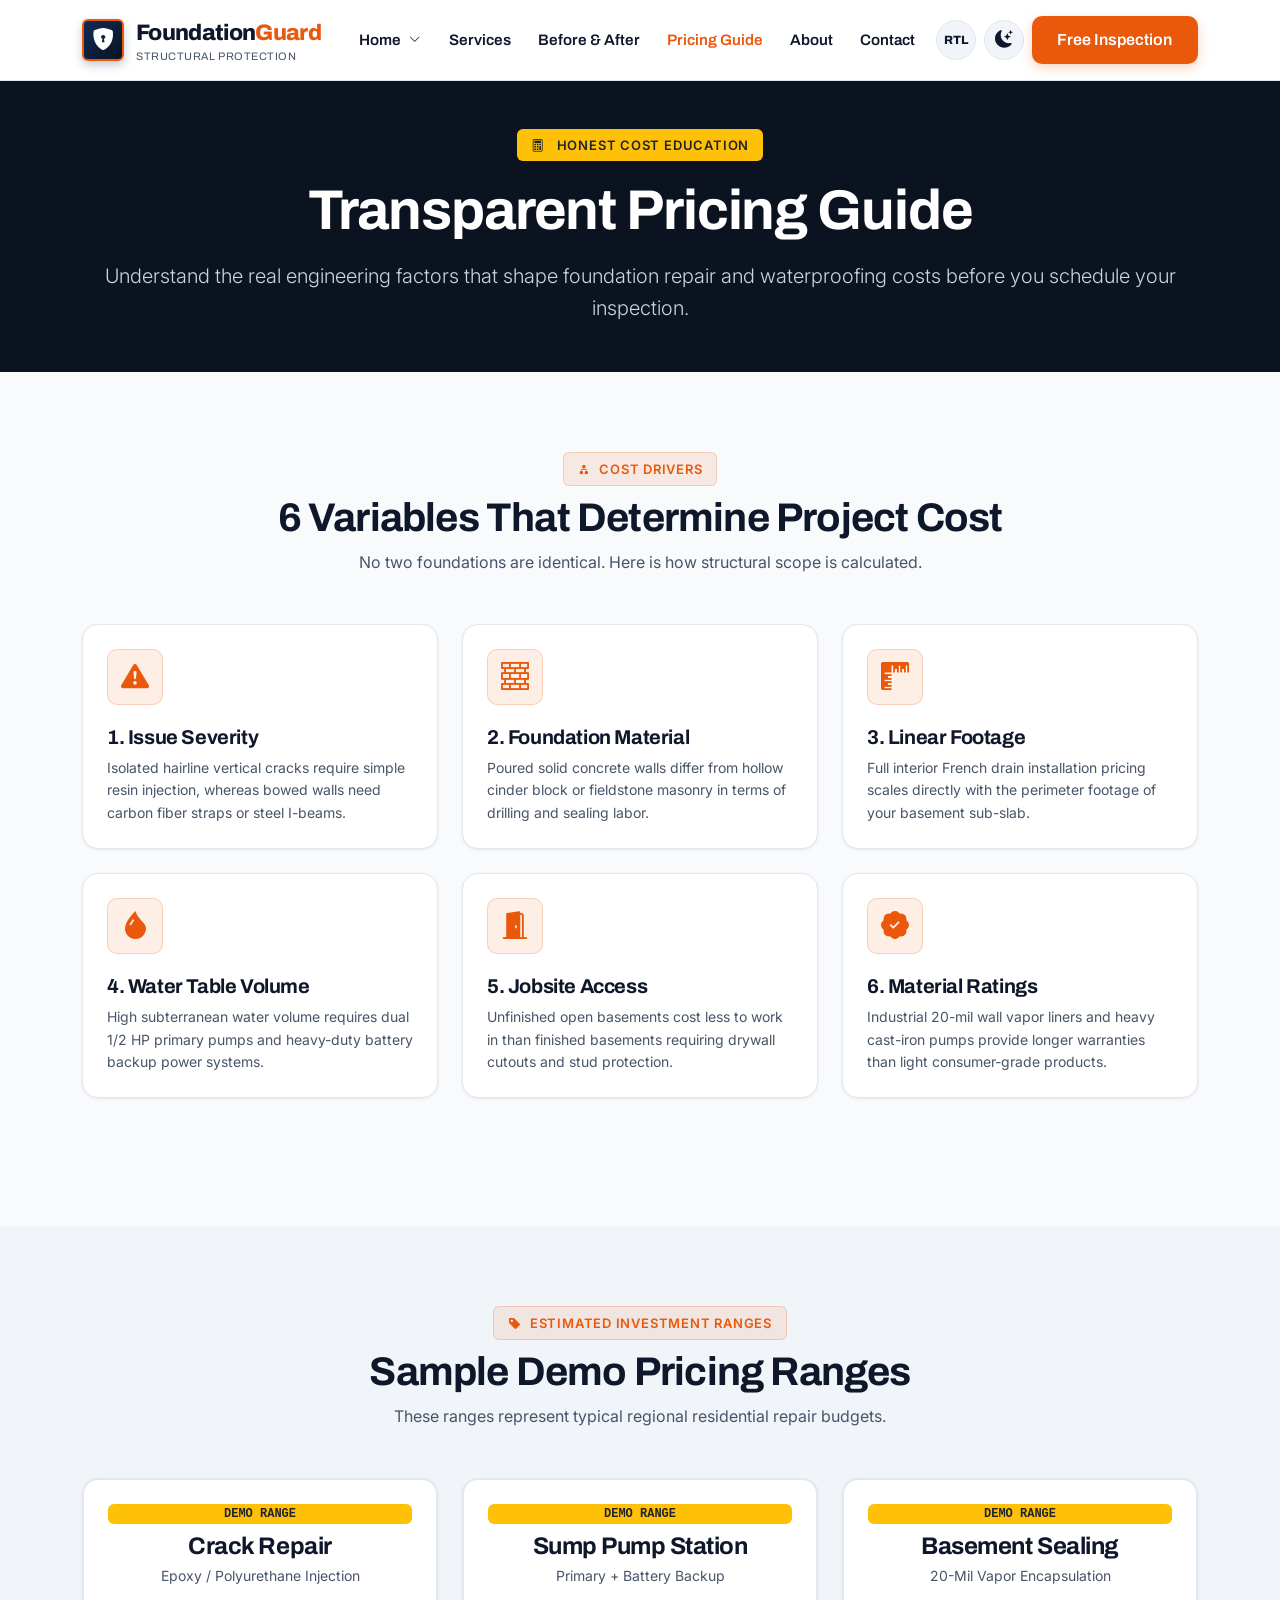
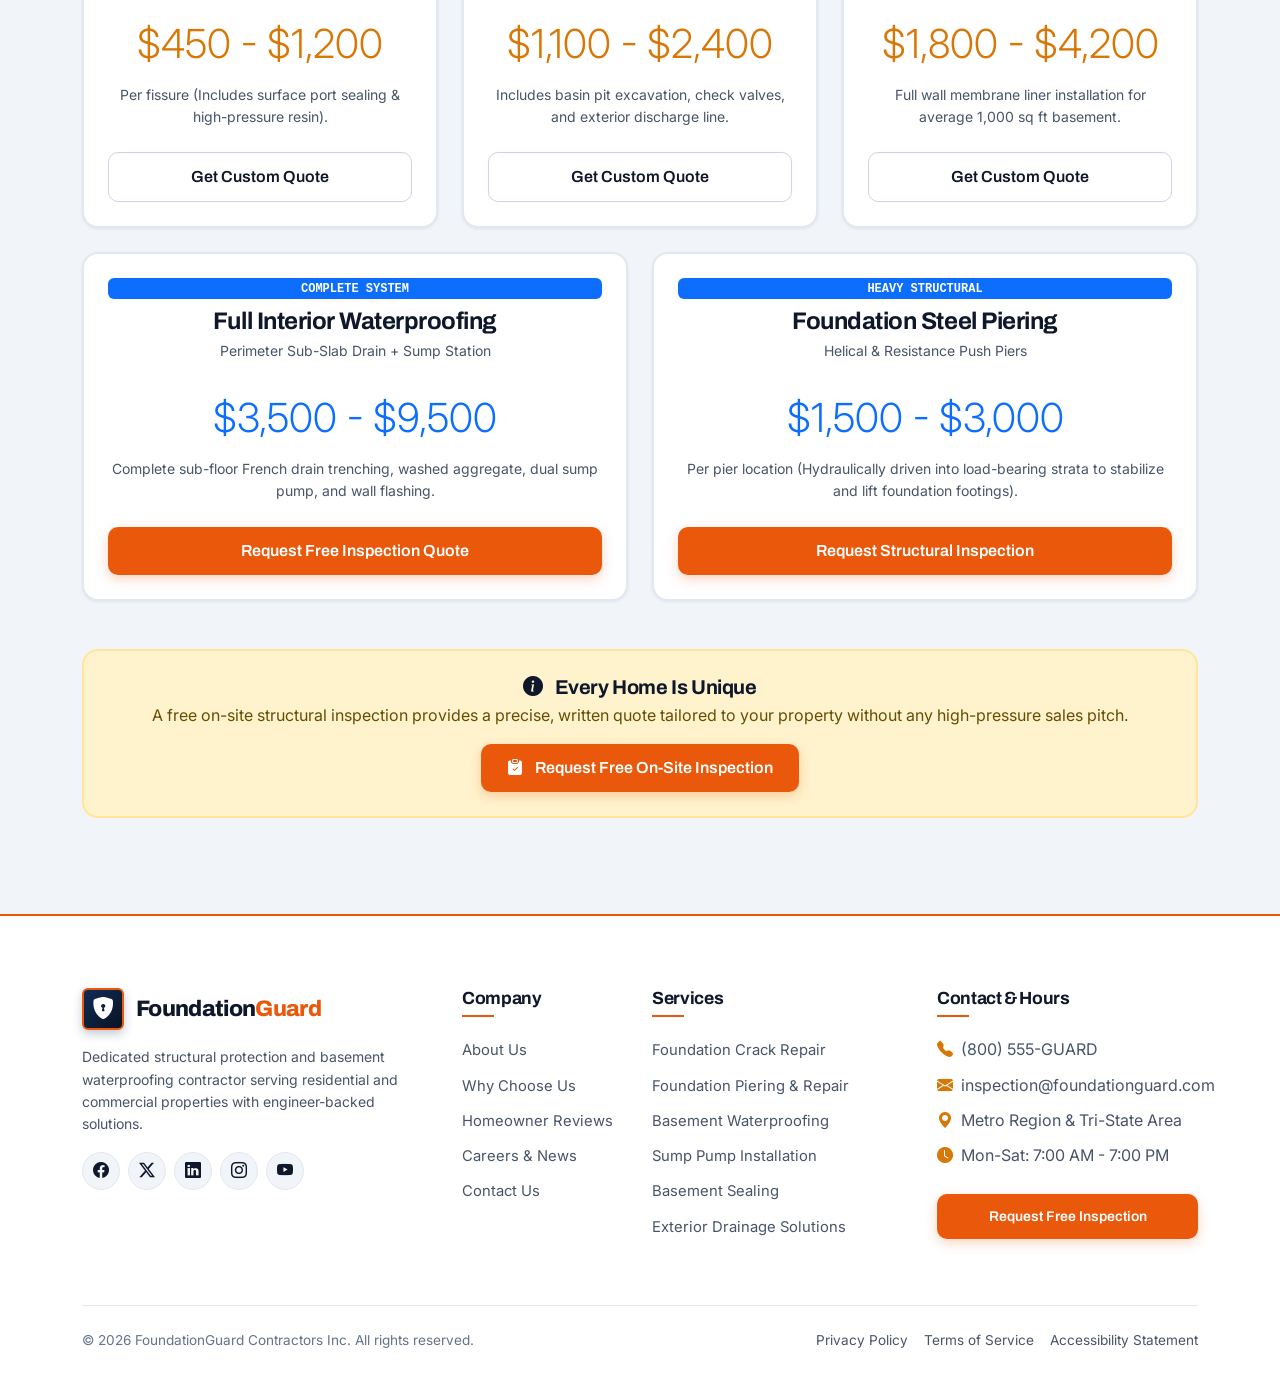
<file: pricing.html>
<!DOCTYPE html>
<html lang="en" data-bs-theme="light">

<head>
  <meta charset="UTF-8">
  <meta name="viewport" content="width=device-width, initial-scale=1.0">
  <title>Pricing Guide | FoundationGuard Cost Transparency</title>
  <meta name="description"
    content="Transparent pricing guide for basement waterproofing, foundation crack injection, helical piers, and sump pumps. Understand what factors influence your repair investment.">

  <!-- Favicon -->
  <link rel="icon" type="image/svg+xml" href="assets/img/favicon.svg">

  <!-- Google Fonts -->
  <link rel="preconnect" href="https://fonts.googleapis.com">
  <link rel="preconnect" href="https://fonts.gstatic.com" crossorigin>
  <link
    href="https://fonts.googleapis.com/css2?family=Archivo:wght@400;500;600;700;800&family=Inter:wght@300;400;500;600;700&display=swap"
    rel="stylesheet">

  <!-- Bootstrap 5 CSS & Icons -->
  <link href="https://cdn.jsdelivr.net/npm/bootstrap@5.3.3/dist/css/bootstrap.min.css" rel="stylesheet">
  <link href="https://cdn.jsdelivr.net/npm/bootstrap-icons@1.11.3/font/bootstrap-icons.min.css" rel="stylesheet">

  <!-- Custom Styles -->
  <link rel="stylesheet" href="assets/css/style.css">
</head>

<body>

  <!-- Mandatory Main Header / Navbar -->
  <header class="fg-header-main">
    <div class="container">
      <nav class="navbar navbar-expand-lg navbar-light py-2">
        <a class="navbar-brand fg-logo-brand me-4" href="index.html">
          <div class="fg-logo-icon"><i class="bi bi-shield-lock-fill"></i></div>
          <div>
            <span>Foundation<span class="text-warning">Guard</span></span>
            <span class="d-block text-muted fw-normal"
              style="font-size: 0.68rem; letter-spacing: 0.05em; margin-top: -3px;">STRUCTURAL PROTECTION</span>
          </div>
        </a>

        <button class="navbar-toggler border-0 p-2 d-lg-none ms-auto" type="button" data-bs-toggle="offcanvas"
          data-bs-target="#fgMobileNav"><span class="navbar-toggler-icon"></span></button>

        <div class="collapse navbar-collapse d-none d-lg-flex">
          <ul class="navbar-menu navbar-nav me-auto">
            <li class="nav-item dropdown">
              <a class="nav-link fg-nav-link dropdown-toggle" href="index.html" data-bs-toggle="dropdown">Home <i class="bi bi-chevron-down ms-1"></i></a>
              <ul class="dropdown-menu fg-dropdown-menu">
                <li><a class="dropdown-item fg-dropdown-item" href="index.html">Home 1 - Main</a></li>
                <li><a class="dropdown-item fg-dropdown-item" href="home-2.html">Home 2 - Technical Edition</a></li>
              </ul>
            </li>
            <li class="nav-item"><a class="nav-link fg-nav-link" href="services.html">Services</a></li>
            <li class="nav-item"><a class="nav-link fg-nav-link" href="before-after.html">Before & After</a></li>
            <li class="nav-item"><a class="nav-link fg-nav-link active" href="pricing.html">Pricing Guide</a></li>
            <li class="nav-item"><a class="nav-link fg-nav-link" href="about.html">About</a></li>
            <li class="nav-item"><a class="nav-link fg-nav-link" href="contact.html">Contact</a></li>
          </ul>
          <div class="d-flex align-items-center gap-2">
            <button class="fg-rtl-btn" type="button" aria-label="Toggle RTL Layout">RTL</button>
            <button class="fg-theme-btn" type="button"><i class="bi bi-moon-stars-fill"></i></button>
            <button class="btn btn-fg-primary" data-bs-toggle="modal" data-bs-target="#freeInspectionModal">Free
              Inspection</button>
          </div>
        </div>
      </nav>
    </div>
  </header>

  <!-- Mobile Offcanvas -->
  <div class="offcanvas offcanvas-end fg-offcanvas" tabindex="-1" id="fgMobileNav">
    <div class="offcanvas-header border-bottom">
      <a href="index.html" class="fg-logo-brand fs-5 text-decoration-none">
        <div class="fg-logo-icon" style="width:34px; height:34px;"><i class="bi bi-shield-lock-fill"></i></div>
        <span>Foundation<span class="text-warning">Guard</span></span>
      </a>
      <button type="button" class="btn-close text-reset" data-bs-dismiss="offcanvas"></button>
    </div>
    <div class="offcanvas-body d-flex flex-column justify-content-between">
      <div class="mobile-nav-links">
        <!-- Accordion Mobile Dropdowns -->
        <div class="accordion accordion-flush" id="mobileNavAccordionP">
          <div class="accordion-item border-0">
            <h2 class="accordion-header">
              <button class="accordion-button fg-mobile-nav-link bg-transparent shadow-none" type="button"
                data-bs-toggle="collapse" data-bs-target="#mobileHomeP">
                Home
              </button>
            </h2>
            <div id="mobileHomeP" class="accordion-collapse collapse" data-bs-parent="#mobileNavAccordionP">
              <div class="accordion-body py-1">
                <a class="fg-mobile-nav-link fg-mobile-sublink" href="index.html" data-bs-dismiss="offcanvas">Home 1 -
                  Main</a>
                <a class="fg-mobile-nav-link fg-mobile-sublink" href="home-2.html" data-bs-dismiss="offcanvas">Home 2 -
                  Technical Contractor</a>
              </div>
            </div>
          </div>
        </div>

        <a class="fg-mobile-nav-link mt-2" href="services.html" data-bs-dismiss="offcanvas">Services</a>
        <a class="fg-mobile-nav-link" href="before-after.html" data-bs-dismiss="offcanvas">Before & After</a>
        <a class="fg-mobile-nav-link active" href="pricing.html" data-bs-dismiss="offcanvas">Pricing Guide</a>
        <a class="fg-mobile-nav-link" href="about.html" data-bs-dismiss="offcanvas">About Us</a>
        <a class="fg-mobile-nav-link" href="contact.html" data-bs-dismiss="offcanvas">Contact Us</a>
      </div>

      <div class="mobile-nav-footer pt-4 border-top">
        <div class="d-flex align-items-center justify-content-between gap-2 mb-3">
          <span class="fw-bold small text-muted">Theme & Mode</span>
          <div class="d-flex align-items-center gap-2">
            <button class="fg-rtl-btn" type="button" aria-label="Toggle RTL Layout">RTL</button>
            <button class="fg-theme-btn" type="button"><i class="bi bi-moon-stars-fill"></i></button>
          </div>
        </div>
        <button class="btn btn-fg-primary w-100" data-bs-toggle="modal" data-bs-target="#freeInspectionModal"
          data-bs-dismiss="offcanvas">
          <i class="bi bi-clipboard-check-fill me-2"></i> Free Inspection
        </button>
      </div>
    </div>
  </div>

  <!-- HERO -->
  <section class="fg-section fg-bg-navy text-white text-center py-5">
    <div class="container max-w-800">
      <span class="fg-badge bg-warning text-dark border-0 mb-3"><i class="bi bi-calculator me-1"></i> HONEST COST
        EDUCATION</span>
      <h1 class="display-4 text-white fw-bold mb-3">Transparent Pricing Guide</h1>
      <p class="lead text-muted mb-0">Understand the real engineering factors that shape foundation repair and
        waterproofing costs before you schedule your inspection.</p>
    </div>
  </section>

  <!-- COST FACTORS EXPLANATION -->
  <section class="fg-section">
    <div class="container">
      <div class="text-center max-w-700 mx-auto mb-5">
        <span class="fg-badge mb-2"><i class="bi bi-diagram-2-fill"></i> COST DRIVERS</span>
        <h2 class="display-6 fw-bold">6 Variables That Determine Project Cost</h2>
        <p class="text-muted">No two foundations are identical. Here is how structural scope is calculated.</p>
      </div>

      <div class="row g-4 mb-5 fg-cost-drivers-row">
        <div class="col-lg-4 col-md-6">
          <div class="fg-card p-4 h-100">
            <div class="fg-card-icon"><i class="bi bi-exclamation-triangle-fill"></i></div>
            <h5 class="fw-bold mb-2">1. Issue Severity</h5>
            <p class="small text-muted mb-0">Isolated hairline vertical cracks require simple resin injection, whereas
              bowed walls need carbon fiber straps or steel I-beams.</p>
          </div>
        </div>

        <div class="col-lg-4 col-md-6">
          <div class="fg-card p-4 h-100">
            <div class="fg-card-icon"><i class="bi bi-bricks"></i></div>
            <h5 class="fw-bold mb-2">2. Foundation Material</h5>
            <p class="small text-muted mb-0">Poured solid concrete walls differ from hollow cinder block or fieldstone
              masonry in terms of drilling and sealing labor.</p>
          </div>
        </div>

        <div class="col-lg-4 col-md-6">
          <div class="fg-card p-4 h-100">
            <div class="fg-card-icon"><i class="bi bi-rulers"></i></div>
            <h5 class="fw-bold mb-2">3. Linear Footage</h5>
            <p class="small text-muted mb-0">Full interior French drain installation pricing scales directly with the
              perimeter footage of your basement sub-slab.</p>
          </div>
        </div>

        <div class="col-lg-4 col-md-6">
          <div class="fg-card p-4 h-100">
            <div class="fg-card-icon"><i class="bi bi-droplet-fill"></i></div>
            <h5 class="fw-bold mb-2">4. Water Table Volume</h5>
            <p class="small text-muted mb-0">High subterranean water volume requires dual 1/2 HP primary pumps and
              heavy-duty battery backup power systems.</p>
          </div>
        </div>

        <div class="col-lg-4 col-md-6">
          <div class="fg-card p-4 h-100">
            <div class="fg-card-icon"><i class="bi bi-door-open-fill"></i></div>
            <h5 class="fw-bold mb-2">5. Jobsite Access</h5>
            <p class="small text-muted mb-0">Unfinished open basements cost less to work in than finished basements
              requiring drywall cutouts and stud protection.</p>
          </div>
        </div>

        <div class="col-lg-4 col-md-6">
          <div class="fg-card p-4 h-100">
            <div class="fg-card-icon"><i class="bi bi-patch-check-fill"></i></div>
            <h5 class="fw-bold mb-2">6. Material Ratings</h5>
            <p class="small text-muted mb-0">Industrial 20-mil wall vapor liners and heavy cast-iron pumps provide
              longer warranties than light consumer-grade products.</p>
          </div>
        </div>
      </div>
    </div>
  </section>

  <!-- SAMPLE PRICING RANGES -->
  <section class="fg-section fg-bg-subtle">
    <div class="container">
      <div class="text-center max-w-700 mx-auto mb-5">
        <span class="fg-badge mb-2"><i class="bi bi-tag-fill"></i> ESTIMATED INVESTMENT RANGES</span>
        <h2 class="display-6 fw-bold">Sample Demo Pricing Ranges</h2>
        <p class="text-muted">These ranges represent typical regional residential repair budgets.</p>
      </div>

      <div class="row g-4">

        <div class="col-md-6 col-lg-4">
          <div class="fg-card p-4 text-center h-100 border-2">
            <span class="badge bg-warning text-dark font-monospace mb-2">DEMO RANGE</span>
            <h4 class="fw-bold mb-1">Crack Repair</h4>
            <p class="small text-muted">Epoxy / Polyurethane Injection</p>
            <div class="display-6 fw-extrabold text-warning my-3">$450 - $1,200</div>
            <p class="small text-muted mb-4">Per fissure (Includes surface port sealing & high-pressure resin).</p>
            <button class="btn btn-fg-outline w-100 mt-auto" data-bs-toggle="modal"
              data-bs-target="#freeInspectionModal">Get Custom Quote</button>
          </div>
        </div>

        <div class="col-md-6 col-lg-4">
          <div class="fg-card p-4 text-center h-100 border-2">
            <span class="badge bg-warning text-dark font-monospace mb-2">DEMO RANGE</span>
            <h4 class="fw-bold mb-1">Sump Pump Station</h4>
            <p class="small text-muted">Primary + Battery Backup</p>
            <div class="display-6 fw-extrabold text-warning my-3">$1,100 - $2,400</div>
            <p class="small text-muted mb-4">Includes basin pit excavation, check valves, and exterior discharge line.
            </p>
            <button class="btn btn-fg-outline w-100 mt-auto" data-bs-toggle="modal"
              data-bs-target="#freeInspectionModal">Get Custom Quote</button>
          </div>
        </div>

        <div class="col-md-6 col-lg-4">
          <div class="fg-card p-4 text-center h-100 border-2">
            <span class="badge bg-warning text-dark font-monospace mb-2">DEMO RANGE</span>
            <h4 class="fw-bold mb-1">Basement Sealing</h4>
            <p class="small text-muted">20-Mil Vapor Encapsulation</p>
            <div class="display-6 fw-extrabold text-warning my-3">$1,800 - $4,200</div>
            <p class="small text-muted mb-4">Full wall membrane liner installation for average 1,000 sq ft basement.</p>
            <button class="btn btn-fg-outline w-100 mt-auto" data-bs-toggle="modal"
              data-bs-target="#freeInspectionModal">Get Custom Quote</button>
          </div>
        </div>

        <div class="col-md-6 col-lg-6">
          <div class="fg-card p-4 text-center h-100 border-2">
            <span class="badge bg-primary text-white font-monospace mb-2">COMPLETE SYSTEM</span>
            <h4 class="fw-bold mb-1">Full Interior Waterproofing</h4>
            <p class="small text-muted">Perimeter Sub-Slab Drain + Sump Station</p>
            <div class="display-6 fw-extrabold text-primary my-3">$3,500 - $9,500</div>
            <p class="small text-muted mb-4">Complete sub-floor French drain trenching, washed aggregate, dual sump
              pump, and wall flashing.</p>
            <button class="btn btn-fg-primary w-100 mt-auto" data-bs-toggle="modal"
              data-bs-target="#freeInspectionModal">Request Free Inspection Quote</button>
          </div>
        </div>

        <div class="col-md-6 offset-md-3 offset-lg-0 col-lg-6">
          <div class="fg-card p-4 text-center h-100 border-2">
            <span class="badge bg-primary text-white font-monospace mb-2">HEAVY STRUCTURAL</span>
            <h4 class="fw-bold mb-1">Foundation Steel Piering</h4>
            <p class="small text-muted">Helical & Resistance Push Piers</p>
            <div class="display-6 fw-extrabold text-primary my-3">$1,500 - $3,000</div>
            <p class="small text-muted mb-4">Per pier location (Hydraulically driven into load-bearing strata to
              stabilize and lift foundation footings).</p>
            <button class="btn btn-fg-primary w-100 mt-auto" data-bs-toggle="modal"
              data-bs-target="#freeInspectionModal">Request Structural Inspection</button>
          </div>
        </div>

      </div>

      <div class="alert alert-warning text-center mt-5 p-4 rounded-4 border-2">
        <h5 class="fw-bold mb-1"><i class="bi bi-info-circle-fill me-2"></i> Every Home Is Unique</h5>
        <p class="mb-3">A free on-site structural inspection provides a precise, written quote tailored to your property
          without any high-pressure sales pitch.</p>
        <button class="btn btn-fg-primary" data-bs-toggle="modal" data-bs-target="#freeInspectionModal">
          <i class="bi bi-clipboard-check-fill me-1"></i> Request Free On-Site Inspection
        </button>
      </div>
    </div>
  </section>

  <!-- Footer -->
  <footer class="fg-footer">
    <div class="container">
      <div class="row gy-4">
        <div class="col-lg-4 col-md-6">
          <a href="index.html" class="fg-logo-brand mb-3 text-decoration-none">
            <div class="fg-logo-icon">
              <i class="bi bi-shield-lock-fill"></i>
            </div>
            <span>Foundation<span class="text-warning">Guard</span></span>
          </a>
          <p class="small text-muted mb-3">
            Dedicated structural protection and basement waterproofing contractor serving residential and commercial
            properties with engineer-backed solutions.
          </p>
          <div class="d-flex gap-2">
            <a href="#" class="fg-social-icon" aria-label="Facebook"><i class="bi bi-facebook"></i></a>
            <a href="#" class="fg-social-icon" aria-label="Twitter X"><i class="bi bi-twitter-x"></i></a>
            <a href="#" class="fg-social-icon" aria-label="LinkedIn"><i class="bi bi-linkedin"></i></a>
            <a href="#" class="fg-social-icon" aria-label="Instagram"><i class="bi bi-instagram"></i></a>
            <a href="#" class="fg-social-icon" aria-label="YouTube"><i class="bi bi-youtube"></i></a>
          </div>
        </div>

        <div class="col-lg-2 col-md-6">
          <h5>Company</h5>
          <ul class="fg-footer-links">
            <li><a href="about.html">About Us</a></li>
            <li><a href="about.html#why-choose">Why Choose Us</a></li>
            <li><a href="reviews.html">Homeowner Reviews</a></li>
            <li><a href="coming-soon.html">Careers & News</a></li>
            <li><a href="contact.html">Contact Us</a></li>
          </ul>
        </div>

        <div class="col-lg-3 col-md-6">
          <h5>Services</h5>
          <ul class="fg-footer-links">
            <li><a href="service-details.html">Foundation Crack Repair</a></li>
            <li><a href="services.html#foundation-repair">Foundation Piering & Repair</a></li>
            <li><a href="services.html#waterproofing">Basement Waterproofing</a></li>
            <li><a href="services.html#sump-pump">Sump Pump Installation</a></li>
            <li><a href="services.html#basement-sealing">Basement Sealing</a></li>
            <li><a href="services.html#drainage">Exterior Drainage Solutions</a></li>
          </ul>
        </div>

        <div class="col-lg-3 col-md-6">
          <h5>Contact & Hours</h5>
          <ul class="fg-footer-links">
            <li class="d-flex align-items-center gap-2"><i class="bi bi-telephone-fill text-warning"></i> (800)
              555-GUARD</li>
            <li class="d-flex align-items-center gap-2"><i class="bi bi-envelope-fill text-warning"></i>
              inspection@foundationguard.com</li>
            <li class="d-flex align-items-center gap-2"><i class="bi bi-geo-alt-fill text-warning"></i> Metro Region &
              Tri-State Area</li>
            <li class="d-flex align-items-center gap-2"><i class="bi bi-clock-fill text-warning"></i> Mon-Sat: 7:00 AM -
              7:00 PM</li>
          </ul>
          <button class="btn btn-sm btn-fg-primary w-100 mt-3" data-bs-toggle="modal"
            data-bs-target="#freeInspectionModal">
            Request Free Inspection
          </button>
        </div>
      </div>

      <div class="fg-footer-bottom d-flex flex-column flex-md-row justify-content-between align-items-center gap-3">
        <div>
          © 2026 FoundationGuard Contractors Inc. All rights reserved.
        </div>
        <div class="d-flex gap-3">
          <a href="#" class="text-muted">Privacy Policy</a>
          <a href="#" class="text-muted">Terms of Service</a>
          <a href="#" class="text-muted">Accessibility Statement</a>
        </div>
      </div>
    </div>
  </footer>

  <!-- BACK TO TOP BUTTON -->
  <button id="fgBackToTop" class="fg-back-to-top" aria-label="Back to Top">
    <i class="bi bi-arrow-up"></i>
  </button>

  <!-- Modal -->
  <div class="modal fade" id="freeInspectionModal" tabindex="-1">
    <div class="modal-dialog modal-dialog-centered modal-lg">
      <div class="modal-content fg-card p-4">
        <h5 class="fw-bold mb-3">Request Free Inspection Quote</h5>
        <form class="fg-inspection-form needs-validation" novalidate>
          <div class="row g-3">
            <div class="col-md-6"><input type="text" class="form-control fg-form-control" placeholder="Full Name *"
                required></div>
            <div class="col-md-6"><input type="tel" class="form-control fg-form-control" placeholder="Phone *" required>
            </div>
            <div class="col-12"><input type="text" class="form-control fg-form-control" placeholder="Address *"
                required></div>
          </div>
          <button type="submit" class="btn btn-fg-primary w-100 mt-3">Submit Request</button>
        </form>
      </div>
    </div>
  </div>

  <script src="https://cdn.jsdelivr.net/npm/bootstrap@5.3.3/dist/js/bootstrap.bundle.min.js"></script>
  <script src="assets/js/main.js"></script>
</body>

</html>
</file>
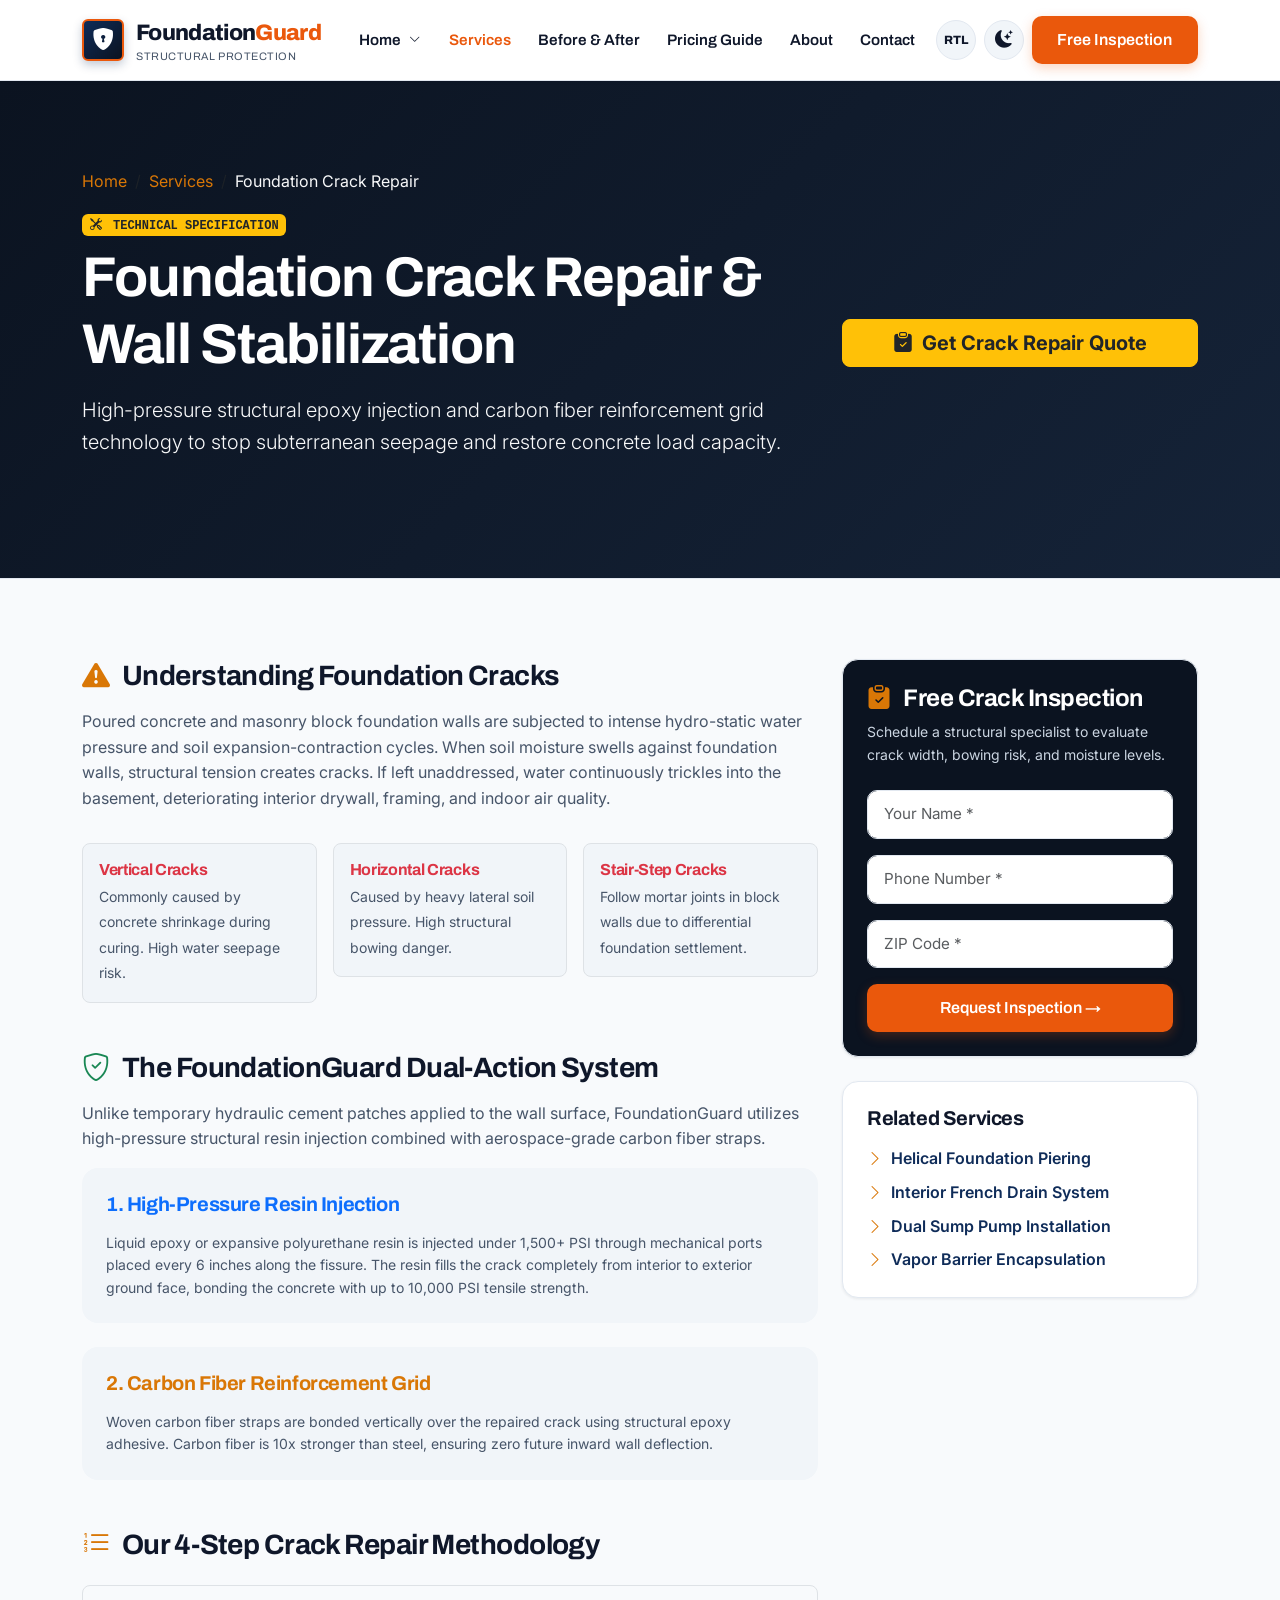
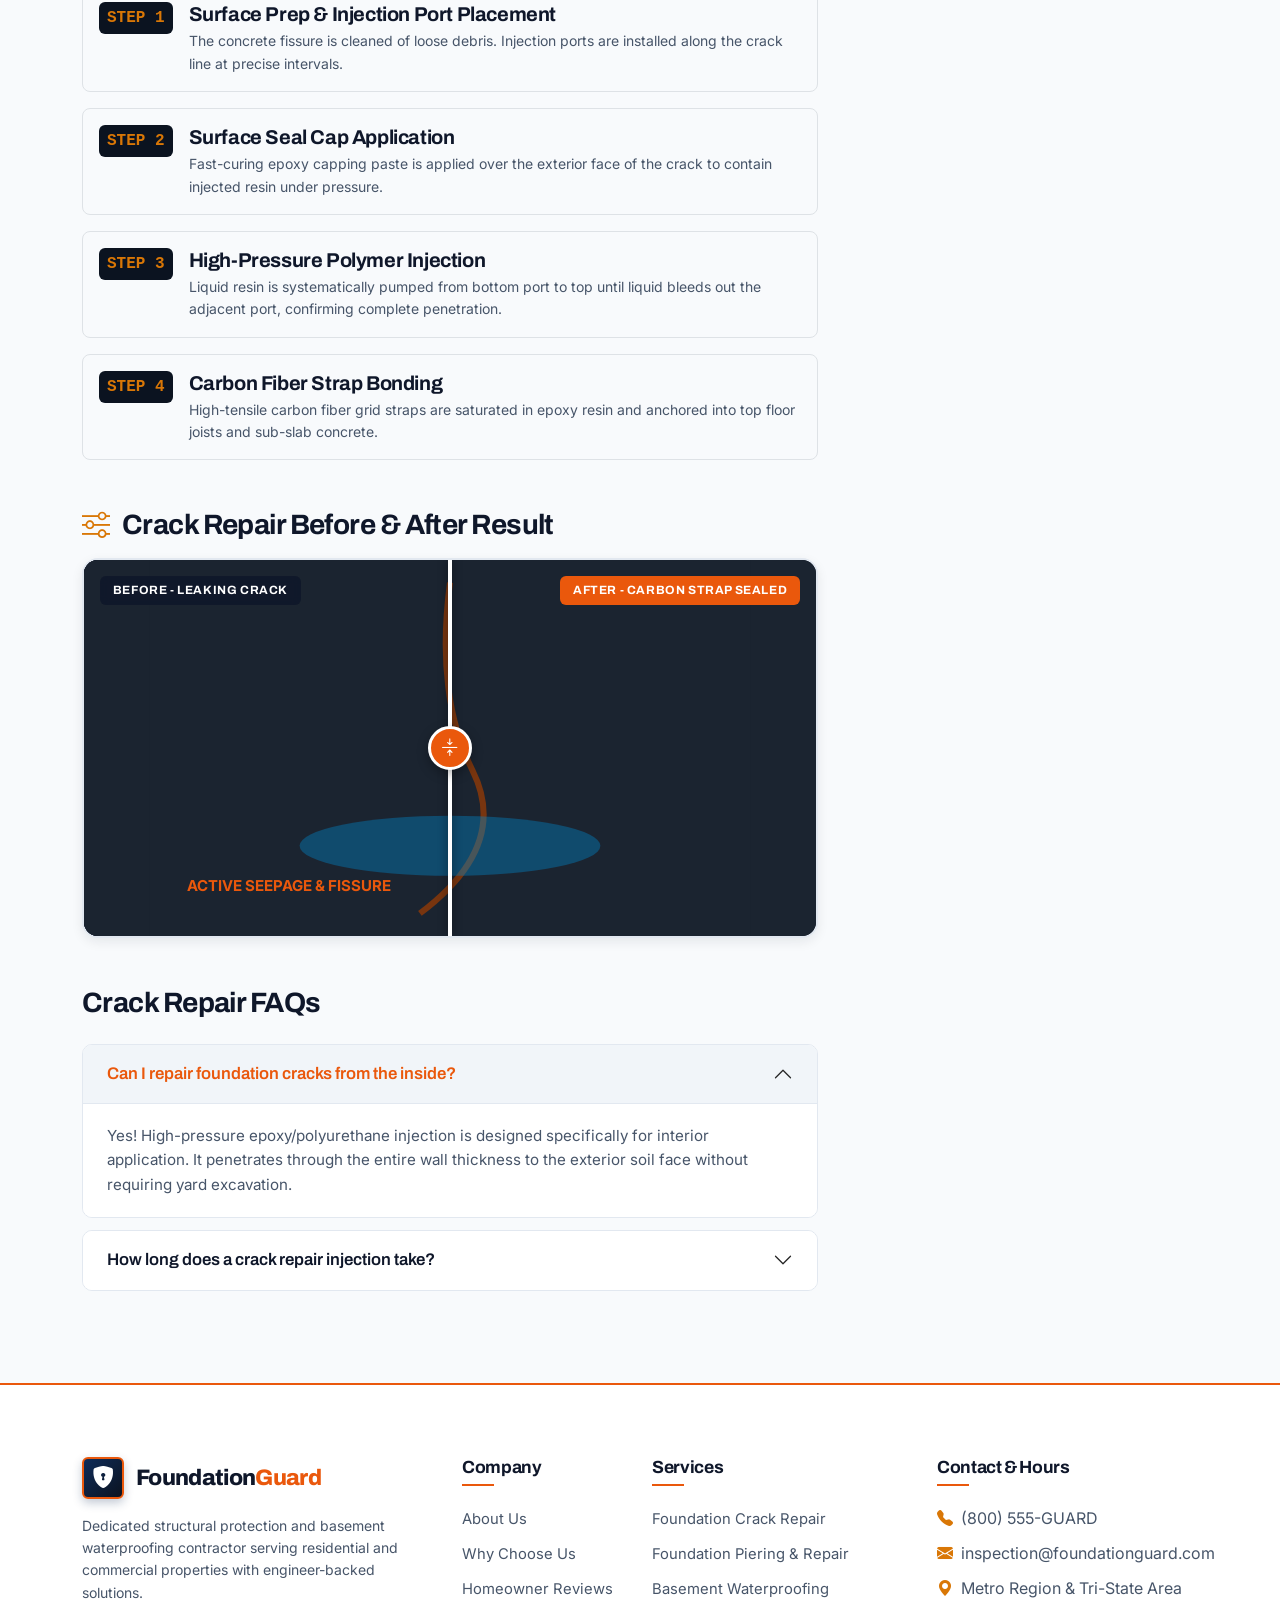
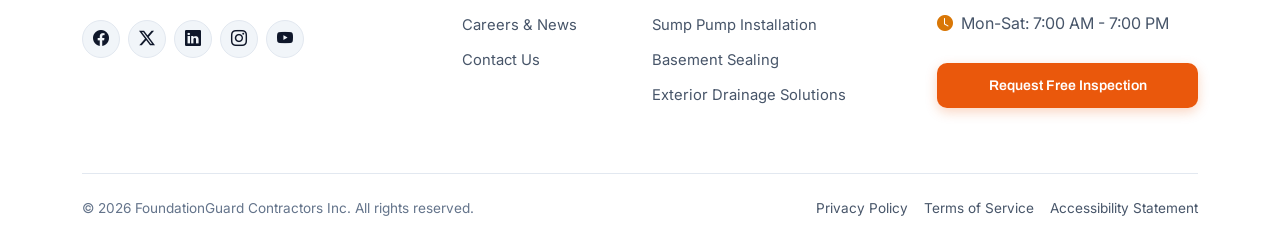
<file: service-details.html>
<!DOCTYPE html>
<html lang="en" data-bs-theme="light">
<head>
  <meta charset="UTF-8">
  <meta name="viewport" content="width=device-width, initial-scale=1.0">
  <title>Foundation Crack Repair | FoundationGuard Service Details</title>
  <meta name="description" content="High-pressure epoxy injection and carbon fiber reinforcement for poured concrete and block foundation wall cracks. Complete repair process, specs, and pricing.">

  <!-- Favicon -->
  <link rel="icon" type="image/svg+xml" href="assets/img/favicon.svg">

  <!-- Google Fonts -->
  <link rel="preconnect" href="https://fonts.googleapis.com">
  <link rel="preconnect" href="https://fonts.gstatic.com" crossorigin>
  <link href="https://fonts.googleapis.com/css2?family=Archivo:wght@400;500;600;700;800&family=Inter:wght@300;400;500;600;700&display=swap" rel="stylesheet">

  <!-- Bootstrap 5 CSS & Icons -->
  <link href="https://cdn.jsdelivr.net/npm/bootstrap@5.3.3/dist/css/bootstrap.min.css" rel="stylesheet">
  <link href="https://cdn.jsdelivr.net/npm/bootstrap-icons@1.11.3/font/bootstrap-icons.min.css" rel="stylesheet">

  <!-- Custom Styles -->
  <link rel="stylesheet" href="assets/css/style.css">
</head>
<body>

  <!-- Mandatory Main Header / Navbar -->
  <header class="fg-header-main">
    <div class="container">
      <nav class="navbar navbar-expand-lg navbar-light py-2">
        <a class="navbar-brand fg-logo-brand me-4" href="index.html">
          <div class="fg-logo-icon"><i class="bi bi-shield-lock-fill"></i></div>
          <div>
            <span>Foundation<span class="text-warning">Guard</span></span>
            <span class="d-block text-muted fw-normal" style="font-size: 0.68rem; letter-spacing: 0.05em; margin-top: -3px;">STRUCTURAL PROTECTION</span>
          </div>
        </a>

        <button class="navbar-toggler border-0 p-2 d-lg-none ms-auto" type="button" data-bs-toggle="offcanvas" data-bs-target="#fgMobileNav"><span class="navbar-toggler-icon"></span></button>

        <div class="collapse navbar-collapse d-none d-lg-flex">
          <ul class="navbar-menu navbar-nav me-auto">
            <li class="nav-item dropdown">
              <a class="nav-link fg-nav-link dropdown-toggle" href="index.html" data-bs-toggle="dropdown">Home <i class="bi bi-chevron-down ms-1"></i></a>
              <ul class="dropdown-menu fg-dropdown-menu">
                <li><a class="dropdown-item fg-dropdown-item" href="index.html">Home 1 - Main</a></li>
                <li><a class="dropdown-item fg-dropdown-item" href="home-2.html">Home 2 - Technical Edition</a></li>
              </ul>
            </li>
            <li class="nav-item"><a class="nav-link fg-nav-link active" href="services.html">Services</a></li>
            <li class="nav-item"><a class="nav-link fg-nav-link" href="before-after.html">Before & After</a></li>
            <li class="nav-item"><a class="nav-link fg-nav-link" href="pricing.html">Pricing Guide</a></li>
            <li class="nav-item"><a class="nav-link fg-nav-link" href="about.html">About</a></li>
            <li class="nav-item"><a class="nav-link fg-nav-link" href="contact.html">Contact</a></li>
          </ul>
          <div class="d-flex align-items-center gap-2">
            <button class="fg-rtl-btn" type="button" aria-label="Toggle RTL Layout">RTL</button>
            <button class="fg-theme-btn" type="button"><i class="bi bi-moon-stars-fill"></i></button>
            <button class="btn btn-fg-primary" data-bs-toggle="modal" data-bs-target="#freeInspectionModal">Free Inspection</button>
          </div>
        </div>
      </nav>
    </div>
  </header>

  <!-- Mobile Offcanvas -->
  <div class="offcanvas offcanvas-end fg-offcanvas" tabindex="-1" id="fgMobileNav">
    <div class="offcanvas-header border-bottom">
      <a href="index.html" class="fg-logo-brand fs-5 text-decoration-none"><div class="fg-logo-icon" style="width:34px; height:34px;"><i class="bi bi-shield-lock-fill"></i></div><span>Foundation<span class="text-warning">Guard</span></span></a>
      <button type="button" class="btn-close text-reset" data-bs-dismiss="offcanvas"></button>
    </div>
    <div class="offcanvas-body d-flex flex-column justify-content-between">
      <div class="mobile-nav-links">
        <!-- Accordion Mobile Dropdowns -->
        <div class="accordion accordion-flush" id="mobileNavAccordionSD">
          <div class="accordion-item border-0">
            <h2 class="accordion-header">
              <button class="accordion-button fg-mobile-nav-link bg-transparent shadow-none" type="button" data-bs-toggle="collapse" data-bs-target="#mobileHomeSD">
                Home
              </button>
            </h2>
            <div id="mobileHomeSD" class="accordion-collapse collapse" data-bs-parent="#mobileNavAccordionSD">
              <div class="accordion-body py-1">
                <a class="fg-mobile-nav-link fg-mobile-sublink" href="index.html" data-bs-dismiss="offcanvas">Home 1 - Main</a>
                <a class="fg-mobile-nav-link fg-mobile-sublink" href="home-2.html" data-bs-dismiss="offcanvas">Home 2 - Technical Contractor</a>
              </div>
            </div>
          </div>
        </div>

        <a class="fg-mobile-nav-link mt-2 active" href="services.html" data-bs-dismiss="offcanvas">Services</a>
        <a class="fg-mobile-nav-link" href="before-after.html" data-bs-dismiss="offcanvas">Before & After</a>
        <a class="fg-mobile-nav-link" href="pricing.html" data-bs-dismiss="offcanvas">Pricing Guide</a>
        <a class="fg-mobile-nav-link" href="about.html" data-bs-dismiss="offcanvas">About Us</a>
        <a class="fg-mobile-nav-link" href="contact.html" data-bs-dismiss="offcanvas">Contact Us</a>
      </div>

      <div class="mobile-nav-footer pt-4 border-top">
        <div class="d-flex align-items-center justify-content-between gap-2 mb-3">
          <span class="fw-bold small text-muted">Theme & Mode</span>
          <div class="d-flex align-items-center gap-2">
            <button class="fg-rtl-btn" type="button" aria-label="Toggle RTL Layout">RTL</button>
            <button class="fg-theme-btn" type="button"><i class="bi bi-moon-stars-fill"></i></button>
          </div>
        </div>
        <button class="btn btn-fg-primary w-100" data-bs-toggle="modal" data-bs-target="#freeInspectionModal" data-bs-dismiss="offcanvas">
          <i class="bi bi-clipboard-check-fill me-2"></i> Free Inspection
        </button>
      </div>
    </div>
  </div>

  <!-- SERVICE HERO -->
  <section class="fg-hero bg-navy text-white" style="background: linear-gradient(135deg, var(--fg-navy) 0%, #152338 100%);">
    <div class="container py-4">
      <nav aria-label="breadcrumb">
        <ol class="breadcrumb mb-3">
          <li class="breadcrumb-item"><a href="index.html" class="text-warning">Home</a></li>
          <li class="breadcrumb-item"><a href="services.html" class="text-warning">Services</a></li>
          <li class="breadcrumb-item active text-light" aria-current="page">Foundation Crack Repair</li>
        </ol>
      </nav>

      <div class="row align-items-center gy-4">
        <div class="col-lg-8">
          <span class="badge bg-warning text-dark font-monospace mb-2"><i class="bi bi-tools me-1"></i> TECHNICAL SPECIFICATION</span>
          <h1 class="display-4 text-white fw-bold mb-3">Foundation Crack Repair & Wall Stabilization</h1>
          <p class="lead text-light opacity-90">High-pressure structural epoxy injection and carbon fiber reinforcement grid technology to stop subterranean seepage and restore concrete load capacity.</p>
        </div>
        <div class="col-lg-4 text-lg-end">
          <button class="btn btn-warning btn-lg fw-bold text-dark w-100" data-bs-toggle="modal" data-bs-target="#freeInspectionModal">
            <i class="bi bi-clipboard-check-fill me-1"></i> Get Crack Repair Quote
          </button>
        </div>
      </div>
    </div>
  </section>

  <!-- MAIN SERVICE CONTENT & SIDEBAR -->
  <section class="fg-section">
    <div class="container">
      <div class="row gy-5">
        
        <!-- Left Main Content Column -->
        <div class="col-lg-8">
          
          <!-- Problem Explanation -->
          <div class="mb-5">
            <h3 class="fw-bold mb-3"><i class="bi bi-exclamation-triangle-fill text-warning me-2"></i> Understanding Foundation Cracks</h3>
            <p class="text-muted">
              Poured concrete and masonry block foundation walls are subjected to intense hydro-static water pressure and soil expansion-contraction cycles. When soil moisture swells against foundation walls, structural tension creates cracks. If left unaddressed, water continuously trickles into the basement, deteriorating interior drywall, framing, and indoor air quality.
            </p>

            <div class="row g-3 mt-2">
              <div class="col-md-4">
                <div class="p-3 border rounded-3 bg-body-tertiary">
                  <h6 class="fw-bold text-danger mb-1">Vertical Cracks</h6>
                  <small class="text-muted">Commonly caused by concrete shrinkage during curing. High water seepage risk.</small>
                </div>
              </div>
              <div class="col-md-4">
                <div class="p-3 border rounded-3 bg-body-tertiary">
                  <h6 class="fw-bold text-danger mb-1">Horizontal Cracks</h6>
                  <small class="text-muted">Caused by heavy lateral soil pressure. High structural bowing danger.</small>
                </div>
              </div>
              <div class="col-md-4">
                <div class="p-3 border rounded-3 bg-body-tertiary">
                  <h6 class="fw-bold text-danger mb-1">Stair-Step Cracks</h6>
                  <small class="text-muted">Follow mortar joints in block walls due to differential foundation settlement.</small>
                </div>
              </div>
            </div>
          </div>

          <!-- Our Solution -->
          <div class="mb-5">
            <h3 class="fw-bold mb-3"><i class="bi bi-shield-check text-success me-2"></i> The FoundationGuard Dual-Action System</h3>
            <p class="text-muted">
              Unlike temporary hydraulic cement patches applied to the wall surface, FoundationGuard utilizes high-pressure structural resin injection combined with aerospace-grade carbon fiber straps.
            </p>

            <div class="card border-0 bg-body-tertiary p-4 rounded-4 mb-4">
              <h5 class="fw-bold mb-3 text-primary">1. High-Pressure Resin Injection</h5>
              <p class="small text-muted mb-0">
                Liquid epoxy or expansive polyurethane resin is injected under 1,500+ PSI through mechanical ports placed every 6 inches along the fissure. The resin fills the crack completely from interior to exterior ground face, bonding the concrete with up to 10,000 PSI tensile strength.
              </p>
            </div>

            <div class="card border-0 bg-body-tertiary p-4 rounded-4">
              <h5 class="fw-bold mb-3 text-warning">2. Carbon Fiber Reinforcement Grid</h5>
              <p class="small text-muted mb-0">
                Woven carbon fiber straps are bonded vertically over the repaired crack using structural epoxy adhesive. Carbon fiber is 10x stronger than steel, ensuring zero future inward wall deflection.
              </p>
            </div>
          </div>

          <!-- Process Timeline -->
          <div class="mb-5">
            <h3 class="fw-bold mb-4"><i class="bi bi-list-ol text-warning me-2"></i> Our 4-Step Crack Repair Methodology</h3>
            
            <div class="d-flex flex-column gap-3">
              <div class="d-flex align-items-start gap-3 p-3 border rounded-3">
                <span class="badge bg-navy text-warning font-monospace p-2 fs-6">STEP 1</span>
                <div>
                  <h5 class="fw-bold mb-1">Surface Prep & Injection Port Placement</h5>
                  <p class="small text-muted mb-0">The concrete fissure is cleaned of loose debris. Injection ports are installed along the crack line at precise intervals.</p>
                </div>
              </div>

              <div class="d-flex align-items-start gap-3 p-3 border rounded-3">
                <span class="badge bg-navy text-warning font-monospace p-2 fs-6">STEP 2</span>
                <div>
                  <h5 class="fw-bold mb-1">Surface Seal Cap Application</h5>
                  <p class="small text-muted mb-0">Fast-curing epoxy capping paste is applied over the exterior face of the crack to contain injected resin under pressure.</p>
                </div>
              </div>

              <div class="d-flex align-items-start gap-3 p-3 border rounded-3">
                <span class="badge bg-navy text-warning font-monospace p-2 fs-6">STEP 3</span>
                <div>
                  <h5 class="fw-bold mb-1">High-Pressure Polymer Injection</h5>
                  <p class="small text-muted mb-0">Liquid resin is systematically pumped from bottom port to top until liquid bleeds out the adjacent port, confirming complete penetration.</p>
                </div>
              </div>

              <div class="d-flex align-items-start gap-3 p-3 border rounded-3">
                <span class="badge bg-navy text-warning font-monospace p-2 fs-6">STEP 4</span>
                <div>
                  <h5 class="fw-bold mb-1">Carbon Fiber Strap Bonding</h5>
                  <p class="small text-muted mb-0">High-tensile carbon fiber grid straps are saturated in epoxy resin and anchored into top floor joists and sub-slab concrete.</p>
                </div>
              </div>
            </div>
          </div>

          <!-- Interactive Before & After Slider -->
          <div class="mb-5">
            <h3 class="fw-bold mb-3"><i class="bi bi-sliders text-warning me-2"></i> Crack Repair Before & After Result</h3>
            
            <div class="fg-ba-container">
              <span class="fg-ba-tag fg-ba-tag-before">BEFORE - Leaking Crack</span>
              <span class="fg-ba-tag fg-ba-tag-after">AFTER - Carbon Strap Sealed</span>
              
              <svg class="fg-ba-image fg-ba-before" viewBox="0 0 800 500" style="background:#1B2430;">
                <rect x="0" y="0" width="800" height="500" fill="#1B2430"/>
                <path d="M 400 30 Q 380 180 430 280 T 360 470" stroke="#78350F" stroke-width="8" fill="none"/>
                <ellipse cx="400" cy="380" rx="200" ry="40" fill="#0284C7" opacity="0.4"/>
                <text x="50" y="440" fill="#EA580C" font-size="20" font-weight="bold">ACTIVE SEEPAGE & FISSURE</text>
              </svg>

              <div class="fg-ba-after">
                <svg viewBox="0 0 800 500" style="width:800px; height:500px; background:#0F172A;">
                  <rect x="0" y="0" width="800" height="500" fill="#0F172A"/>
                  <rect x="360" y="20" width="50" height="460" fill="#334155" stroke="#EA580C" stroke-width="2"/>
                  <text x="50" y="440" fill="#38BDF8" font-size="20" font-weight="bold">CARBON REINFORCED & DRY</text>
                </svg>
              </div>

              <div class="fg-ba-slider"><div class="fg-ba-handle"><i class="bi bi-arrows-collapse"></i></div></div>
            </div>
          </div>

          <!-- FAQs -->
          <div>
            <h3 class="fw-bold mb-4">Crack Repair FAQs</h3>
            <div class="accordion fg-accordion" id="serviceFaq">
              <div class="accordion-item">
                <h2 class="accordion-header"><button class="accordion-button" type="button" data-bs-toggle="collapse" data-bs-target="#sf1">Can I repair foundation cracks from the inside?</button></h2>
                <div id="sf1" class="accordion-collapse collapse show"><div class="accordion-body">Yes! High-pressure epoxy/polyurethane injection is designed specifically for interior application. It penetrates through the entire wall thickness to the exterior soil face without requiring yard excavation.</div></div>
              </div>

              <div class="accordion-item">
                <h2 class="accordion-header"><button class="accordion-button collapsed" type="button" data-bs-toggle="collapse" data-bs-target="#sf2">How long does a crack repair injection take?</button></h2>
                <div id="sf2" class="accordion-collapse collapse"><div class="accordion-body">A single foundation wall crack repair typically takes 2 to 3 hours from surface prep to final carbon fiber strap installation.</div></div>
              </div>
            </div>
          </div>

        </div>

        <!-- Right Sidebar -->
        <div class="col-lg-4">
          <div class="sticky-top" style="top: 100px;">
            
            <!-- Quick Quote Card -->
            <div class="fg-card bg-navy text-white p-4 mb-4">
              <h4 class="text-white fw-bold mb-2"><i class="bi bi-clipboard-check-fill text-warning me-2"></i> Free Crack Inspection</h4>
              <p class="small text-muted mb-4">Schedule a structural specialist to evaluate crack width, bowing risk, and moisture levels.</p>

              <form class="fg-inspection-form needs-validation" novalidate>
                <div class="mb-3">
                  <input type="text" class="form-control fg-form-control" placeholder="Your Name *" required>
                </div>
                <div class="mb-3">
                  <input type="tel" class="form-control fg-form-control" placeholder="Phone Number *" required>
                </div>
                <div class="mb-3">
                  <input type="text" class="form-control fg-form-control" placeholder="ZIP Code *" required>
                </div>
                <button type="submit" class="btn btn-fg-primary w-100">Request Inspection →</button>
              </form>
            </div>

            <!-- Related Services Box -->
            <div class="fg-card p-4">
              <h5 class="fw-bold mb-3">Related Services</h5>
              <ul class="list-unstyled d-flex flex-column gap-2 mb-0">
                <li><a href="services.html#foundation-repair" class="text-decoration-none fw-semibold"><i class="bi bi-chevron-right text-warning me-1"></i> Helical Foundation Piering</a></li>
                <li><a href="services.html#waterproofing" class="text-decoration-none fw-semibold"><i class="bi bi-chevron-right text-warning me-1"></i> Interior French Drain System</a></li>
                <li><a href="services.html#sump-pump" class="text-decoration-none fw-semibold"><i class="bi bi-chevron-right text-warning me-1"></i> Dual Sump Pump Installation</a></li>
                <li><a href="services.html#basement-sealing" class="text-decoration-none fw-semibold"><i class="bi bi-chevron-right text-warning me-1"></i> Vapor Barrier Encapsulation</a></li>
              </ul>
            </div>

          </div>
        </div>

      </div>
    </div>
  </section>

  <!-- Footer -->
  <footer class="fg-footer">
    <div class="container">
      <div class="row gy-4">
        <div class="col-lg-4 col-md-6">
          <a href="index.html" class="fg-logo-brand mb-3 text-decoration-none">
            <div class="fg-logo-icon">
              <i class="bi bi-shield-lock-fill"></i>
            </div>
            <span>Foundation<span class="text-warning">Guard</span></span>
          </a>
          <p class="small text-muted mb-3">
            Dedicated structural protection and basement waterproofing contractor serving residential and commercial properties with engineer-backed solutions.
          </p>
          <div class="d-flex gap-2">
            <a href="#" class="fg-social-icon" aria-label="Facebook"><i class="bi bi-facebook"></i></a>
            <a href="#" class="fg-social-icon" aria-label="Twitter X"><i class="bi bi-twitter-x"></i></a>
            <a href="#" class="fg-social-icon" aria-label="LinkedIn"><i class="bi bi-linkedin"></i></a>
            <a href="#" class="fg-social-icon" aria-label="Instagram"><i class="bi bi-instagram"></i></a>
            <a href="#" class="fg-social-icon" aria-label="YouTube"><i class="bi bi-youtube"></i></a>
          </div>
        </div>

        <div class="col-lg-2 col-md-6">
          <h5>Company</h5>
          <ul class="fg-footer-links">
            <li><a href="about.html">About Us</a></li>
            <li><a href="about.html#why-choose">Why Choose Us</a></li>
            <li><a href="reviews.html">Homeowner Reviews</a></li>
            <li><a href="coming-soon.html">Careers & News</a></li>
            <li><a href="contact.html">Contact Us</a></li>
          </ul>
        </div>

        <div class="col-lg-3 col-md-6">
          <h5>Services</h5>
          <ul class="fg-footer-links">
            <li><a href="service-details.html">Foundation Crack Repair</a></li>
            <li><a href="services.html#foundation-repair">Foundation Piering & Repair</a></li>
            <li><a href="services.html#waterproofing">Basement Waterproofing</a></li>
            <li><a href="services.html#sump-pump">Sump Pump Installation</a></li>
            <li><a href="services.html#basement-sealing">Basement Sealing</a></li>
            <li><a href="services.html#drainage">Exterior Drainage Solutions</a></li>
          </ul>
        </div>

        <div class="col-lg-3 col-md-6">
          <h5>Contact & Hours</h5>
          <ul class="fg-footer-links">
            <li class="d-flex align-items-center gap-2"><i class="bi bi-telephone-fill text-warning"></i> (800) 555-GUARD</li>
            <li class="d-flex align-items-center gap-2"><i class="bi bi-envelope-fill text-warning"></i> inspection@foundationguard.com</li>
            <li class="d-flex align-items-center gap-2"><i class="bi bi-geo-alt-fill text-warning"></i> Metro Region & Tri-State Area</li>
            <li class="d-flex align-items-center gap-2"><i class="bi bi-clock-fill text-warning"></i> Mon-Sat: 7:00 AM - 7:00 PM</li>
          </ul>
          <button class="btn btn-sm btn-fg-primary w-100 mt-3" data-bs-toggle="modal" data-bs-target="#freeInspectionModal">
            Request Free Inspection
          </button>
        </div>
      </div>

      <div class="fg-footer-bottom d-flex flex-column flex-md-row justify-content-between align-items-center gap-3">
        <div>
          © 2026 FoundationGuard Contractors Inc. All rights reserved.
        </div>
        <div class="d-flex gap-3">
          <a href="#" class="text-muted">Privacy Policy</a>
          <a href="#" class="text-muted">Terms of Service</a>
          <a href="#" class="text-muted">Accessibility Statement</a>
        </div>
      </div>
    </div>
  </footer>

  <!-- BACK TO TOP BUTTON -->
  <button id="fgBackToTop" class="fg-back-to-top" aria-label="Back to Top">
    <i class="bi bi-arrow-up"></i>
  </button>

  <!-- FREE INSPECTION MODAL -->
  <div class="modal fade" id="freeInspectionModal" tabindex="-1" aria-labelledby="freeInspectionModalLabel"
    aria-hidden="true">
    <div class="modal-dialog modal-dialog-centered modal-lg">
      <div class="modal-content fg-card border-0 p-0 overflow-hidden">
        <div class="modal-header bg-navy text-white p-4">
          <div class="d-flex align-items-center gap-3">
            <div class="fg-logo-icon" style="width:36px; height:36px; font-size:1.1rem;">
              <i class="bi bi-clipboard-check-fill"></i>
            </div>
            <div>
              <h5 class="modal-title fw-bold text-white" id="freeInspectionModalLabel">Schedule Free Structural Inspection</h5>
              <small class="text-muted">Zero Obligation • Certified Foundation Technician</small>
            </div>
          </div>
          <button type="button" class="btn-close btn-close-white" data-bs-dismiss="modal" aria-label="Close"></button>
        </div>

        <div class="modal-body p-4">
          <form class="fg-inspection-form needs-validation" novalidate>
            <div class="row g-3">
              <div class="col-md-6">
                <label class="fg-form-label">Full Name *</label>
                <input type="text" class="form-control fg-form-control" required placeholder="John Doe">
                <div class="invalid-feedback">Please enter your full name.</div>
              </div>

              <div class="col-md-6">
                <label class="fg-form-label">Phone Number *</label>
                <input type="tel" class="form-control fg-form-control" required placeholder="(555) 000-0000">
                <div class="invalid-feedback">Please enter your phone number.</div>
              </div>

              <div class="col-md-6">
                <label class="fg-form-label">Email Address *</label>
                <input type="email" class="form-control fg-form-control" required placeholder="john@example.com">
                <div class="invalid-feedback">Please enter a valid email.</div>
              </div>

              <div class="col-md-6">
                <label class="fg-form-label">ZIP / Postal Code *</label>
                <input type="text" class="form-control fg-form-control" required placeholder="12345">
                <div class="invalid-feedback">Please enter your ZIP code.</div>
              </div>

              <div class="col-12">
                <label class="fg-form-label">Street Address *</label>
                <input type="text" class="form-control fg-form-control" required placeholder="123 Maple Street">
                <div class="invalid-feedback">Please enter property address.</div>
              </div>

              <div class="col-md-6">
                <label class="fg-form-label">Primary Problem Type *</label>
                <select class="form-select fg-form-control" required>
                  <option value="" selected disabled>Select primary issue...</option>
                  <option value="crack">Foundation Crack</option>
                  <option value="leak">Basement Water Leak</option>
                  <option value="standing">Standing Water</option>
                  <option value="damp">Damp Basement / Mold</option>
                  <option value="sump">Sump Pump Issue</option>
                  <option value="bowing">Bowing / Cracking Wall</option>
                  <option value="waterproofing">Complete Waterproofing</option>
                  <option value="other">Other Concern</option>
                </select>
                <div class="invalid-feedback">Please select a problem category.</div>
              </div>

              <div class="col-md-6">
                <label class="fg-form-label">Basement Status</label>
                <select class="form-select fg-form-control">
                  <option value="unfinished">Unfinished Basement</option>
                  <option value="finished">Partially / Fully Finished</option>
                  <option value="crawlspace">Crawlspace</option>
                  <option value="slab">Slab Foundation</option>
                </select>
              </div>

              <div class="col-md-6">
                <label class="fg-form-label">Preferred Date</label>
                <input type="date" class="form-control fg-form-control">
              </div>

              <div class="col-md-6">
                <label class="fg-form-label">Preferred Time Window</label>
                <select class="form-select fg-form-control">
                  <option value="morning">Morning (8:00 AM - 12:00 PM)</option>
                  <option value="afternoon">Afternoon (12:00 PM - 4:00 PM)</option>
                  <option value="evening">Late Afternoon (4:00 PM - 6:30 PM)</option>
                </select>
              </div>

              <div class="col-12">
                <label class="fg-form-label">Describe Concern (Optional)</label>
                <textarea class="form-control fg-form-control" rows="3"
                  placeholder="Describe symptoms, leaks during storms, or crack locations..."></textarea>
              </div>
            </div>

            <div class="mt-4 d-flex justify-content-end gap-2">
              <button type="button" class="btn btn-fg-outline" data-bs-dismiss="modal">Cancel</button>
              <button type="submit" class="btn btn-fg-primary">
                <i class="bi bi-send-fill me-1"></i> Request Free Inspection
              </button>
            </div>
          </form>
        </div>
      </div>
    </div>
  </div>

  <script src="https://cdn.jsdelivr.net/npm/bootstrap@5.3.3/dist/js/bootstrap.bundle.min.js"></script>
  <script src="assets/js/main.js"></script>
</body>
</html>
</file>
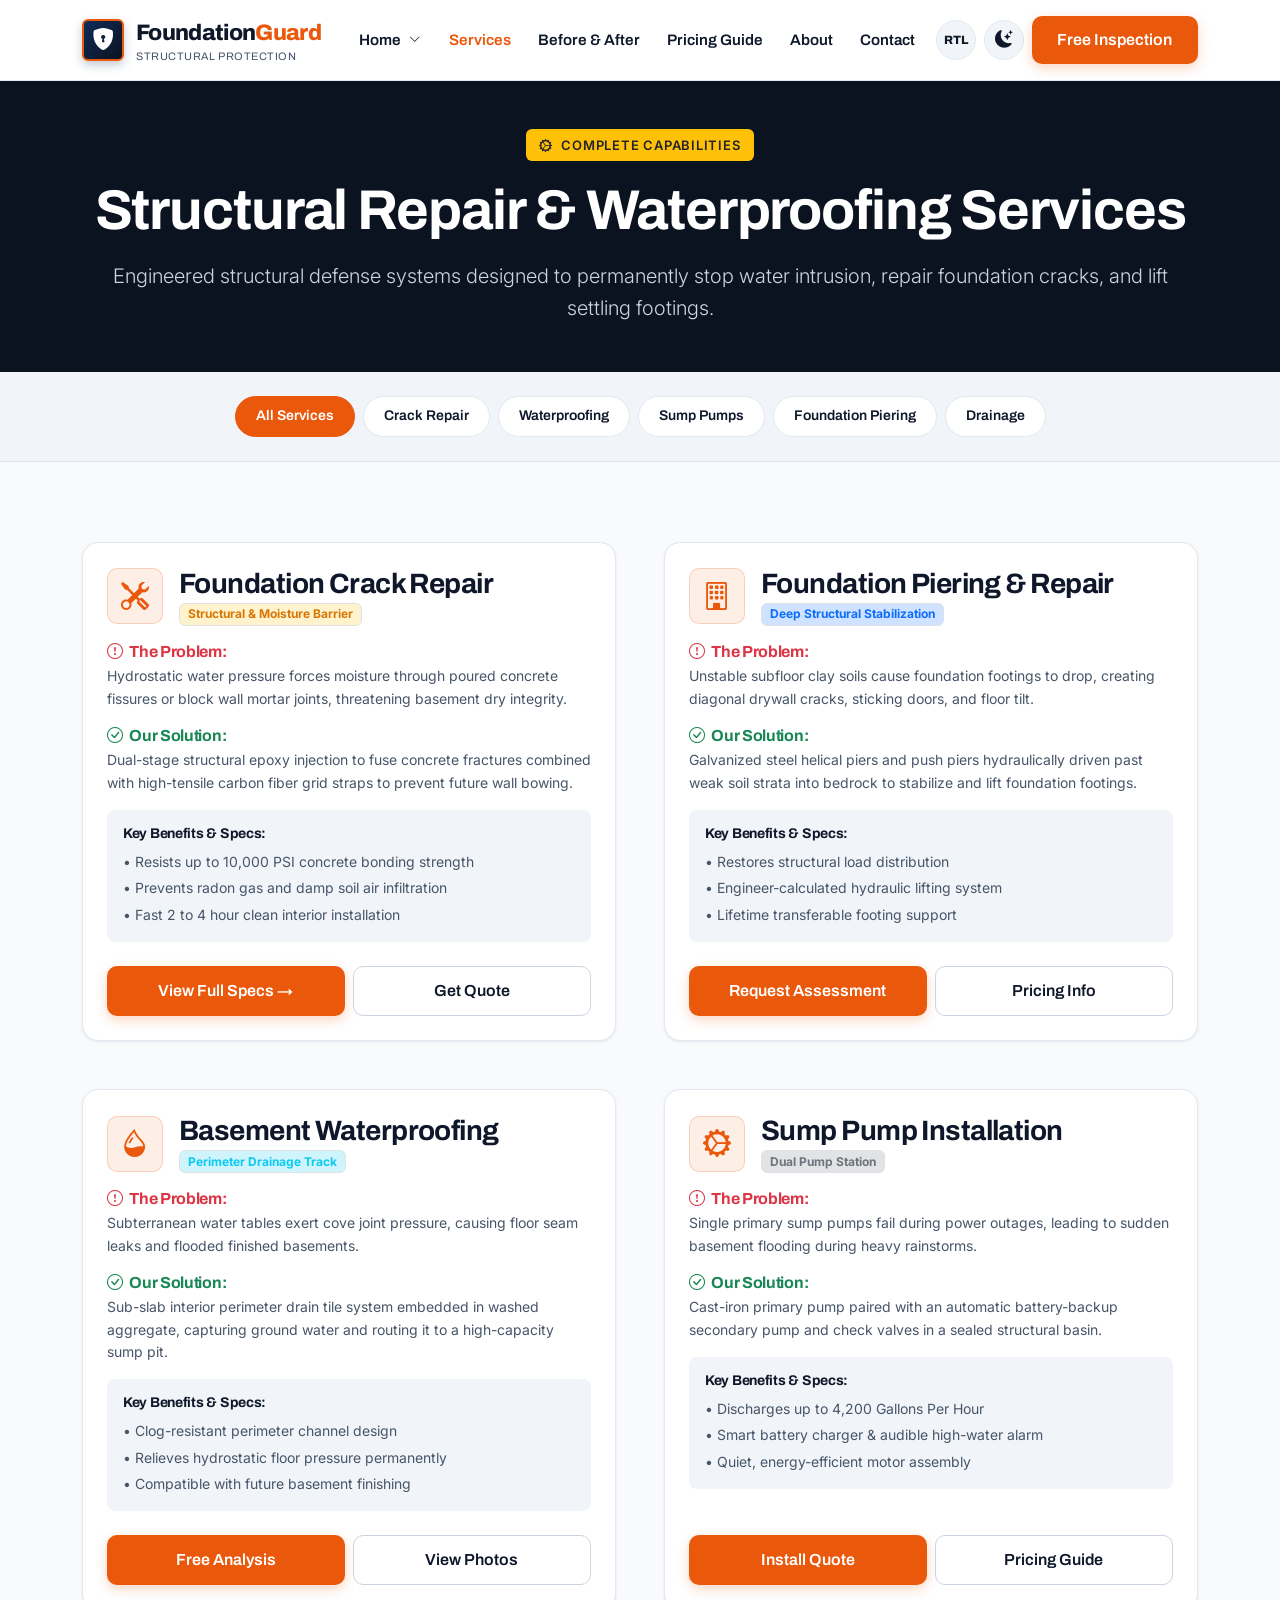
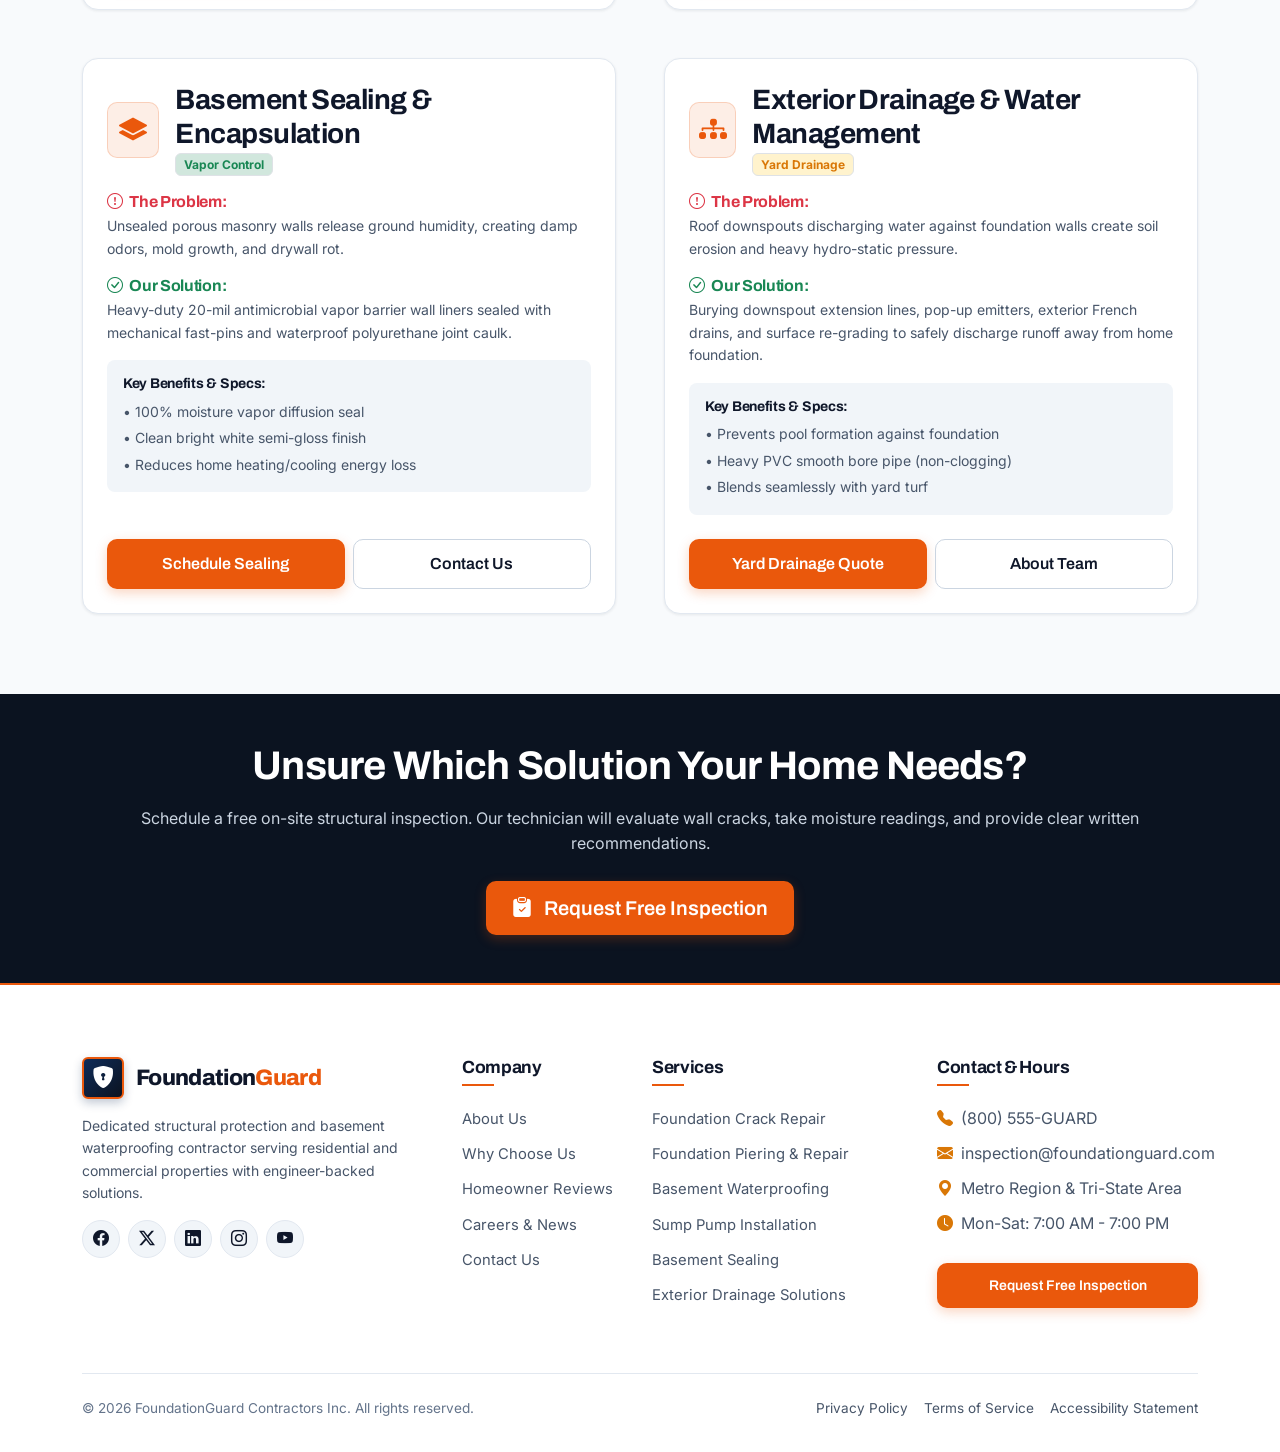
<file: services.html>
<!DOCTYPE html>
<html lang="en" data-bs-theme="light">
<head>
  <meta charset="UTF-8">
  <meta name="viewport" content="width=device-width, initial-scale=1.0">
  <title>Services | FoundationGuard Basement Waterproofing & Structural Repair</title>
  <meta name="description" content="Explore complete basement waterproofing, foundation crack repair, helical pier installation, sump pumps, and drainage solutions. Free structural analysis.">

  <!-- Favicon -->
  <link rel="icon" type="image/svg+xml" href="assets/img/favicon.svg">

  <!-- Google Fonts -->
  <link rel="preconnect" href="https://fonts.googleapis.com">
  <link rel="preconnect" href="https://fonts.gstatic.com" crossorigin>
  <link href="https://fonts.googleapis.com/css2?family=Archivo:wght@400;500;600;700;800&family=Inter:wght@300;400;500;600;700&display=swap" rel="stylesheet">

  <!-- Bootstrap 5 CSS & Icons -->
  <link href="https://cdn.jsdelivr.net/npm/bootstrap@5.3.3/dist/css/bootstrap.min.css" rel="stylesheet">
  <link href="https://cdn.jsdelivr.net/npm/bootstrap-icons@1.11.3/font/bootstrap-icons.min.css" rel="stylesheet">

  <!-- Custom Styles -->
  <link rel="stylesheet" href="assets/css/style.css">
</head>
<body>

  <!-- Header / Nav -->
  <header class="fg-header-main">
    <div class="container">
      <nav class="navbar navbar-expand-lg navbar-light py-2">
        <a class="navbar-brand fg-logo-brand me-4" href="index.html">
          <div class="fg-logo-icon"><i class="bi bi-shield-lock-fill"></i></div>
          <div>
            <span>Foundation<span class="text-warning">Guard</span></span>
            <span class="d-block text-muted fw-normal" style="font-size: 0.68rem; letter-spacing: 0.05em; margin-top: -3px;">STRUCTURAL PROTECTION</span>
          </div>
        </a>

        <button class="navbar-toggler border-0 p-2 d-lg-none ms-auto" type="button" data-bs-toggle="offcanvas" data-bs-target="#fgMobileNav"><span class="navbar-toggler-icon"></span></button>

        <div class="collapse navbar-collapse d-none d-lg-flex">
          <ul class="navbar-menu navbar-nav me-auto">
            <li class="nav-item dropdown">
              <a class="nav-link fg-nav-link dropdown-toggle" href="index.html" data-bs-toggle="dropdown">Home <i class="bi bi-chevron-down ms-1"></i></a>
              <ul class="dropdown-menu fg-dropdown-menu">
                <li><a class="dropdown-item fg-dropdown-item" href="index.html">Home 1 - Main</a></li>
                <li><a class="dropdown-item fg-dropdown-item" href="home-2.html">Home 2 - Technical Edition</a></li>
              </ul>
            </li>
            <li class="nav-item"><a class="nav-link fg-nav-link active" href="services.html">Services</a></li>
            <li class="nav-item"><a class="nav-link fg-nav-link" href="before-after.html">Before & After</a></li>
            <li class="nav-item"><a class="nav-link fg-nav-link" href="pricing.html">Pricing Guide</a></li>
            <li class="nav-item"><a class="nav-link fg-nav-link" href="about.html">About</a></li>
            <li class="nav-item"><a class="nav-link fg-nav-link" href="contact.html">Contact</a></li>
          </ul>
          <div class="d-flex align-items-center gap-2">
            <button class="fg-rtl-btn" type="button" aria-label="Toggle RTL Layout">RTL</button>
            <button class="fg-theme-btn" type="button"><i class="bi bi-moon-stars-fill"></i></button>
            <button class="btn btn-fg-primary" data-bs-toggle="modal" data-bs-target="#freeInspectionModal">Free Inspection</button>
          </div>
        </div>
      </nav>
    </div>
  </header>

  <!-- Mobile Offcanvas -->
  <div class="offcanvas offcanvas-end fg-offcanvas" tabindex="-1" id="fgMobileNav">
    <div class="offcanvas-header border-bottom">
      <a href="index.html" class="fg-logo-brand fs-5 text-decoration-none"><div class="fg-logo-icon" style="width:34px; height:34px;"><i class="bi bi-shield-lock-fill"></i></div><span>Foundation<span class="text-warning">Guard</span></span></a>
      <button type="button" class="btn-close text-reset" data-bs-dismiss="offcanvas"></button>
    </div>
    <div class="offcanvas-body d-flex flex-column justify-content-between">
      <div class="mobile-nav-links">
        <!-- Accordion Mobile Dropdowns -->
        <div class="accordion accordion-flush" id="mobileNavAccordion3">
          <div class="accordion-item border-0">
            <h2 class="accordion-header">
              <button class="accordion-button fg-mobile-nav-link bg-transparent shadow-none" type="button" data-bs-toggle="collapse" data-bs-target="#mobileHome3">
                Home
              </button>
            </h2>
            <div id="mobileHome3" class="accordion-collapse collapse" data-bs-parent="#mobileNavAccordion3">
              <div class="accordion-body py-1">
                <a class="fg-mobile-nav-link fg-mobile-sublink" href="index.html" data-bs-dismiss="offcanvas">Home 1 - Main</a>
                <a class="fg-mobile-nav-link fg-mobile-sublink" href="home-2.html" data-bs-dismiss="offcanvas">Home 2 - Technical Contractor</a>
              </div>
            </div>
          </div>
        </div>

        <a class="fg-mobile-nav-link mt-2 active" href="services.html" data-bs-dismiss="offcanvas">Services</a>
        <a class="fg-mobile-nav-link" href="before-after.html" data-bs-dismiss="offcanvas">Before & After</a>
        <a class="fg-mobile-nav-link" href="pricing.html" data-bs-dismiss="offcanvas">Pricing Guide</a>
        <a class="fg-mobile-nav-link" href="about.html" data-bs-dismiss="offcanvas">About Us</a>
        <a class="fg-mobile-nav-link" href="contact.html" data-bs-dismiss="offcanvas">Contact Us</a>
      </div>

      <div class="mobile-nav-footer pt-4 border-top">
        <div class="d-flex align-items-center justify-content-between gap-2 mb-3">
          <span class="fw-bold small text-muted">Theme & Mode</span>
          <div class="d-flex align-items-center gap-2">
            <button class="fg-rtl-btn" type="button" aria-label="Toggle RTL Layout">RTL</button>
            <button class="fg-theme-btn" type="button"><i class="bi bi-moon-stars-fill"></i></button>
          </div>
        </div>
        <button class="btn btn-fg-primary w-100" data-bs-toggle="modal" data-bs-target="#freeInspectionModal" data-bs-dismiss="offcanvas">
          <i class="bi bi-clipboard-check-fill me-2"></i> Free Inspection
        </button>
      </div>
    </div>
  </div>

  <!-- PAGE HERO -->
  <section class="fg-section fg-bg-navy text-white text-center py-5">
    <div class="container max-w-800">
      <span class="fg-badge bg-warning text-dark border-0 mb-3"><i class="bi bi-gear-wide-connected"></i> COMPLETE CAPABILITIES</span>
      <h1 class="display-4 text-white fw-bold mb-3">Structural Repair & Waterproofing Services</h1>
      <p class="lead text-muted mb-0">Engineered structural defense systems designed to permanently stop water intrusion, repair foundation cracks, and lift settling footings.</p>
    </div>
  </section>

  <!-- FILTER TABS -->
  <section class="py-4 border-bottom fg-bg-subtle">
    <div class="container d-flex flex-wrap justify-content-center gap-2">
      <button class="fg-filter-btn active" data-filter="all">All Services</button>
      <button class="fg-filter-btn" data-filter="cracks">Crack Repair</button>
      <button class="fg-filter-btn" data-filter="waterproofing">Waterproofing</button>
      <button class="fg-filter-btn" data-filter="sump">Sump Pumps</button>
      <button class="fg-filter-btn" data-filter="foundation">Foundation Piering</button>
      <button class="fg-filter-btn" data-filter="drainage">Drainage</button>
    </div>
  </section>

  <!-- SERVICE CATALOG CARDS -->
  <section class="fg-section">
    <div class="container">
      
      <div class="row g-5 fg-services-catalog-row">
        
        <!-- SERVICE 1 -->
        <div class="col-xl-6 col-lg-6 fg-filter-item" data-category="cracks" id="crack-repair">
          <div class="fg-card p-4 h-100">
            <div class="d-flex align-items-center gap-3 mb-3">
              <div class="fg-card-icon mb-0"><i class="bi bi-tools"></i></div>
              <div>
                <h3 class="fw-bold mb-0">Foundation Crack Repair</h3>
                <span class="badge bg-warning-subtle text-warning border">Structural & Moisture Barrier</span>
              </div>
            </div>

            <div class="mb-3">
              <h6 class="fw-bold text-danger mb-1"><i class="bi bi-exclamation-circle me-1"></i> The Problem:</h6>
              <p class="small text-muted mb-0">Hydrostatic water pressure forces moisture through poured concrete fissures or block wall mortar joints, threatening basement dry integrity.</p>
            </div>

            <div class="mb-3">
              <h6 class="fw-bold text-success mb-1"><i class="bi bi-check-circle me-1"></i> Our Solution:</h6>
              <p class="small text-muted mb-0">Dual-stage structural epoxy injection to fuse concrete fractures combined with high-tensile carbon fiber grid straps to prevent future wall bowing.</p>
            </div>

            <div class="p-3 bg-body-tertiary rounded-3 mb-4">
              <h6 class="fw-bold small mb-2">Key Benefits & Specs:</h6>
              <ul class="list-unstyled small text-muted mb-0 d-flex flex-column gap-1">
                <li>• Resists up to 10,000 PSI concrete bonding strength</li>
                <li>• Prevents radon gas and damp soil air infiltration</li>
                <li>• Fast 2 to 4 hour clean interior installation</li>
              </ul>
            </div>

            <div class="mt-auto d-flex gap-2">
              <a href="service-details.html" class="btn btn-fg-primary w-50">View Full Specs →</a>
              <button class="btn btn-fg-outline w-50" data-bs-toggle="modal" data-bs-target="#freeInspectionModal">Get Quote</button>
            </div>
          </div>
        </div>

        <!-- SERVICE 2 -->
        <div class="col-lg-6 fg-filter-item" data-category="foundation" id="foundation-repair">
          <div class="fg-card p-4 h-100">
            <div class="d-flex align-items-center gap-3 mb-3">
              <div class="fg-card-icon mb-0"><i class="bi bi-building"></i></div>
              <div>
                <h3 class="fw-bold mb-0">Foundation Piering & Repair</h3>
                <span class="badge bg-primary-subtle text-primary border">Deep Structural Stabilization</span>
              </div>
            </div>

            <div class="mb-3">
              <h6 class="fw-bold text-danger mb-1"><i class="bi bi-exclamation-circle me-1"></i> The Problem:</h6>
              <p class="small text-muted mb-0">Unstable subfloor clay soils cause foundation footings to drop, creating diagonal drywall cracks, sticking doors, and floor tilt.</p>
            </div>

            <div class="mb-3">
              <h6 class="fw-bold text-success mb-1"><i class="bi bi-check-circle me-1"></i> Our Solution:</h6>
              <p class="small text-muted mb-0">Galvanized steel helical piers and push piers hydraulically driven past weak soil strata into bedrock to stabilize and lift foundation footings.</p>
            </div>

            <div class="p-3 bg-body-tertiary rounded-3 mb-4">
              <h6 class="fw-bold small mb-2">Key Benefits & Specs:</h6>
              <ul class="list-unstyled small text-muted mb-0 d-flex flex-column gap-1">
                <li>• Restores structural load distribution</li>
                <li>• Engineer-calculated hydraulic lifting system</li>
                <li>• Lifetime transferable footing support</li>
              </ul>
            </div>

            <div class="mt-auto d-flex gap-2">
              <button class="btn btn-fg-primary w-50" data-bs-toggle="modal" data-bs-target="#freeInspectionModal">Request Assessment</button>
              <a href="pricing.html" class="btn btn-fg-outline w-50">Pricing Info</a>
            </div>
          </div>
        </div>

        <!-- SERVICE 3 -->
        <div class="col-lg-6 fg-filter-item" data-category="waterproofing" id="waterproofing">
          <div class="fg-card p-4 h-100">
            <div class="d-flex align-items-center gap-3 mb-3">
              <div class="fg-card-icon mb-0"><i class="bi bi-droplet-half"></i></div>
              <div>
                <h3 class="fw-bold mb-0">Basement Waterproofing</h3>
                <span class="badge bg-info-subtle text-info border">Perimeter Drainage Track</span>
              </div>
            </div>

            <div class="mb-3">
              <h6 class="fw-bold text-danger mb-1"><i class="bi bi-exclamation-circle me-1"></i> The Problem:</h6>
              <p class="small text-muted mb-0">Subterranean water tables exert cove joint pressure, causing floor seam leaks and flooded finished basements.</p>
            </div>

            <div class="mb-3">
              <h6 class="fw-bold text-success mb-1"><i class="bi bi-check-circle me-1"></i> Our Solution:</h6>
              <p class="small text-muted mb-0">Sub-slab interior perimeter drain tile system embedded in washed aggregate, capturing ground water and routing it to a high-capacity sump pit.</p>
            </div>

            <div class="p-3 bg-body-tertiary rounded-3 mb-4">
              <h6 class="fw-bold small mb-2">Key Benefits & Specs:</h6>
              <ul class="list-unstyled small text-muted mb-0 d-flex flex-column gap-1">
                <li>• Clog-resistant perimeter channel design</li>
                <li>• Relieves hydrostatic floor pressure permanently</li>
                <li>• Compatible with future basement finishing</li>
              </ul>
            </div>

            <div class="mt-auto d-flex gap-2">
              <button class="btn btn-fg-primary w-50" data-bs-toggle="modal" data-bs-target="#freeInspectionModal">Free Analysis</button>
              <a href="before-after.html" class="btn btn-fg-outline w-50">View Photos</a>
            </div>
          </div>
        </div>

        <!-- SERVICE 4 -->
        <div class="col-lg-6 fg-filter-item" data-category="sump" id="sump-pump">
          <div class="fg-card p-4 h-100">
            <div class="d-flex align-items-center gap-3 mb-3">
              <div class="fg-card-icon mb-0"><i class="bi bi-gear-wide-connected"></i></div>
              <div>
                <h3 class="fw-bold mb-0">Sump Pump Installation</h3>
                <span class="badge bg-secondary-subtle text-secondary border">Dual Pump Station</span>
              </div>
            </div>

            <div class="mb-3">
              <h6 class="fw-bold text-danger mb-1"><i class="bi bi-exclamation-circle me-1"></i> The Problem:</h6>
              <p class="small text-muted mb-0">Single primary sump pumps fail during power outages, leading to sudden basement flooding during heavy rainstorms.</p>
            </div>

            <div class="mb-3">
              <h6 class="fw-bold text-success mb-1"><i class="bi bi-check-circle me-1"></i> Our Solution:</h6>
              <p class="small text-muted mb-0">Cast-iron primary pump paired with an automatic battery-backup secondary pump and check valves in a sealed structural basin.</p>
            </div>

            <div class="p-3 bg-body-tertiary rounded-3 mb-4">
              <h6 class="fw-bold small mb-2">Key Benefits & Specs:</h6>
              <ul class="list-unstyled small text-muted mb-0 d-flex flex-column gap-1">
                <li>• Discharges up to 4,200 Gallons Per Hour</li>
                <li>• Smart battery charger & audible high-water alarm</li>
                <li>• Quiet, energy-efficient motor assembly</li>
              </ul>
            </div>

            <div class="mt-auto d-flex gap-2">
              <button class="btn btn-fg-primary w-50" data-bs-toggle="modal" data-bs-target="#freeInspectionModal">Install Quote</button>
              <a href="pricing.html" class="btn btn-fg-outline w-50">Pricing Guide</a>
            </div>
          </div>
        </div>

        <!-- SERVICE 5 -->
        <div class="col-lg-6 fg-filter-item" data-category="waterproofing" id="basement-sealing">
          <div class="fg-card p-4 h-100">
            <div class="d-flex align-items-center gap-3 mb-3">
              <div class="fg-card-icon mb-0"><i class="bi bi-layers-fill"></i></div>
              <div>
                <h3 class="fw-bold mb-0">Basement Sealing & Encapsulation</h3>
                <span class="badge bg-success-subtle text-success border">Vapor Control</span>
              </div>
            </div>

            <div class="mb-3">
              <h6 class="fw-bold text-danger mb-1"><i class="bi bi-exclamation-circle me-1"></i> The Problem:</h6>
              <p class="small text-muted mb-0">Unsealed porous masonry walls release ground humidity, creating damp odors, mold growth, and drywall rot.</p>
            </div>

            <div class="mb-3">
              <h6 class="fw-bold text-success mb-1"><i class="bi bi-check-circle me-1"></i> Our Solution:</h6>
              <p class="small text-muted mb-0">Heavy-duty 20-mil antimicrobial vapor barrier wall liners sealed with mechanical fast-pins and waterproof polyurethane joint caulk.</p>
            </div>

            <div class="p-3 bg-body-tertiary rounded-3 mb-4">
              <h6 class="fw-bold small mb-2">Key Benefits & Specs:</h6>
              <ul class="list-unstyled small text-muted mb-0 d-flex flex-column gap-1">
                <li>• 100% moisture vapor diffusion seal</li>
                <li>• Clean bright white semi-gloss finish</li>
                <li>• Reduces home heating/cooling energy loss</li>
              </ul>
            </div>

            <div class="mt-auto d-flex gap-2">
              <button class="btn btn-fg-primary w-50" data-bs-toggle="modal" data-bs-target="#freeInspectionModal">Schedule Sealing</button>
              <a href="contact.html" class="btn btn-fg-outline w-50">Contact Us</a>
            </div>
          </div>
        </div>

        <!-- SERVICE 6 -->
        <div class="col-lg-6 fg-filter-item" data-category="drainage" id="drainage">
          <div class="fg-card p-4 h-100">
            <div class="d-flex align-items-center gap-3 mb-3">
              <div class="fg-card-icon mb-0"><i class="bi bi-diagram-3-fill"></i></div>
              <div>
                <h3 class="fw-bold mb-0">Exterior Drainage & Water Management</h3>
                <span class="badge bg-warning-subtle text-warning border">Yard Drainage</span>
              </div>
            </div>

            <div class="mb-3">
              <h6 class="fw-bold text-danger mb-1"><i class="bi bi-exclamation-circle me-1"></i> The Problem:</h6>
              <p class="small text-muted mb-0">Roof downspouts discharging water against foundation walls create soil erosion and heavy hydro-static pressure.</p>
            </div>

            <div class="mb-3">
              <h6 class="fw-bold text-success mb-1"><i class="bi bi-check-circle me-1"></i> Our Solution:</h6>
              <p class="small text-muted mb-0">Burying downspout extension lines, pop-up emitters, exterior French drains, and surface re-grading to safely discharge runoff away from home foundation.</p>
            </div>

            <div class="p-3 bg-body-tertiary rounded-3 mb-4">
              <h6 class="fw-bold small mb-2">Key Benefits & Specs:</h6>
              <ul class="list-unstyled small text-muted mb-0 d-flex flex-column gap-1">
                <li>• Prevents pool formation against foundation</li>
                <li>• Heavy PVC smooth bore pipe (non-clogging)</li>
                <li>• Blends seamlessly with yard turf</li>
              </ul>
            </div>

            <div class="mt-auto d-flex gap-2">
              <button class="btn btn-fg-primary w-50" data-bs-toggle="modal" data-bs-target="#freeInspectionModal">Yard Drainage Quote</button>
              <a href="about.html" class="btn btn-fg-outline w-50">About Team</a>
            </div>
          </div>
        </div>

      </div>
    </div>
  </section>

  <!-- CTA BAR -->
  <section class="fg-section fg-bg-navy text-white text-center py-5">
    <div class="container max-w-700">
      <h2 class="display-6 text-white fw-bold mb-3">Unsure Which Solution Your Home Needs?</h2>
      <p class="text-muted mb-4">Schedule a free on-site structural inspection. Our technician will evaluate wall cracks, take moisture readings, and provide clear written recommendations.</p>
      <button class="btn btn-fg-primary btn-lg" data-bs-toggle="modal" data-bs-target="#freeInspectionModal">
        <i class="bi bi-clipboard-check-fill me-1"></i> Request Free Inspection
      </button>
    </div>
  </section>

  <!-- Footer -->
  <footer class="fg-footer">
    <div class="container">
      <div class="row gy-4">
        <div class="col-lg-4 col-md-6">
          <a href="index.html" class="fg-logo-brand mb-3 text-decoration-none">
            <div class="fg-logo-icon">
              <i class="bi bi-shield-lock-fill"></i>
            </div>
            <span>Foundation<span class="text-warning">Guard</span></span>
          </a>
          <p class="small text-muted mb-3">
            Dedicated structural protection and basement waterproofing contractor serving residential and commercial properties with engineer-backed solutions.
          </p>
          <div class="d-flex gap-2">
            <a href="#" class="fg-social-icon" aria-label="Facebook"><i class="bi bi-facebook"></i></a>
            <a href="#" class="fg-social-icon" aria-label="Twitter X"><i class="bi bi-twitter-x"></i></a>
            <a href="#" class="fg-social-icon" aria-label="LinkedIn"><i class="bi bi-linkedin"></i></a>
            <a href="#" class="fg-social-icon" aria-label="Instagram"><i class="bi bi-instagram"></i></a>
            <a href="#" class="fg-social-icon" aria-label="YouTube"><i class="bi bi-youtube"></i></a>
          </div>
        </div>

        <div class="col-lg-2 col-md-6">
          <h5>Company</h5>
          <ul class="fg-footer-links">
            <li><a href="about.html">About Us</a></li>
            <li><a href="about.html#why-choose">Why Choose Us</a></li>
            <li><a href="reviews.html">Homeowner Reviews</a></li>
            <li><a href="coming-soon.html">Careers & News</a></li>
            <li><a href="contact.html">Contact Us</a></li>
          </ul>
        </div>

        <div class="col-lg-3 col-md-6">
          <h5>Services</h5>
          <ul class="fg-footer-links">
            <li><a href="service-details.html">Foundation Crack Repair</a></li>
            <li><a href="services.html#foundation-repair">Foundation Piering & Repair</a></li>
            <li><a href="services.html#waterproofing">Basement Waterproofing</a></li>
            <li><a href="services.html#sump-pump">Sump Pump Installation</a></li>
            <li><a href="services.html#basement-sealing">Basement Sealing</a></li>
            <li><a href="services.html#drainage">Exterior Drainage Solutions</a></li>
          </ul>
        </div>

        <div class="col-lg-3 col-md-6">
          <h5>Contact & Hours</h5>
          <ul class="fg-footer-links">
            <li class="d-flex align-items-center gap-2"><i class="bi bi-telephone-fill text-warning"></i> (800) 555-GUARD</li>
            <li class="d-flex align-items-center gap-2"><i class="bi bi-envelope-fill text-warning"></i> inspection@foundationguard.com</li>
            <li class="d-flex align-items-center gap-2"><i class="bi bi-geo-alt-fill text-warning"></i> Metro Region & Tri-State Area</li>
            <li class="d-flex align-items-center gap-2"><i class="bi bi-clock-fill text-warning"></i> Mon-Sat: 7:00 AM - 7:00 PM</li>
          </ul>
          <button class="btn btn-sm btn-fg-primary w-100 mt-3" data-bs-toggle="modal" data-bs-target="#freeInspectionModal">
            Request Free Inspection
          </button>
        </div>
      </div>

      <div class="fg-footer-bottom d-flex flex-column flex-md-row justify-content-between align-items-center gap-3">
        <div>
          © 2026 FoundationGuard Contractors Inc. All rights reserved.
        </div>
        <div class="d-flex gap-3">
          <a href="#" class="text-muted">Privacy Policy</a>
          <a href="#" class="text-muted">Terms of Service</a>
          <a href="#" class="text-muted">Accessibility Statement</a>
        </div>
      </div>
    </div>
  </footer>

  <!-- BACK TO TOP BUTTON -->
  <button id="fgBackToTop" class="fg-back-to-top" aria-label="Back to Top">
    <i class="bi bi-arrow-up"></i>
  </button>

  <!-- Modal -->
  <div class="modal fade" id="freeInspectionModal" tabindex="-1">
    <div class="modal-dialog modal-dialog-centered modal-lg">
      <div class="modal-content fg-card border-0 p-4">
        <h5 class="fw-bold mb-3">Request Free Inspection</h5>
        <form class="fg-inspection-form needs-validation" novalidate>
          <div class="row g-3">
            <div class="col-md-6"><input type="text" class="form-control fg-form-control" placeholder="Full Name *" required></div>
            <div class="col-md-6"><input type="tel" class="form-control fg-form-control" placeholder="Phone *" required></div>
            <div class="col-12"><input type="text" class="form-control fg-form-control" placeholder="Address *" required></div>
          </div>
          <button type="submit" class="btn btn-fg-primary w-100 mt-3">Submit Inspection Request</button>
        </form>
      </div>
    </div>
  </div>

  <script src="https://cdn.jsdelivr.net/npm/bootstrap@5.3.3/dist/js/bootstrap.bundle.min.js"></script>
  <script src="assets/js/main.js"></script>
</body>
</html>
</file>
<file: assets/css/style.css>
/* ==========================================================================
   FoundationGuard - Premium Basement Waterproofing & Foundation Repair CSS
   ========================================================================== */

/* --------------------------------------------------------------------------
   1. Design System & CSS Custom Properties
   -------------------------------------------------------------------------- */
:root {
  /* Colors - Light Mode Default */
  --fg-bg: #F8FAFC;
  --fg-surface: #FFFFFF;
  --fg-surface-subtle: #F1F5F9;
  --fg-surface-hover: #E2E8F0;
  
  --fg-text-main: #0F172A;
  --fg-text-muted: #475569;
  --fg-text-light: #64748B;
  
  --fg-navy: #0B1320;
  --fg-navy-light: #152338;
  
  --fg-primary: #0F2C59;
  --fg-primary-hover: #071C3A;
  --fg-primary-light: rgba(15, 44, 89, 0.08);
  
  --fg-accent: #EA580C; /* Safety Orange */
  --fg-accent-hover: #C2410C;
  --fg-accent-subtle: rgba(234, 88, 12, 0.1);
  
  --fg-secondary: #0284C7; /* Hydraulic Blue */
  --fg-secondary-subtle: rgba(2, 132, 199, 0.1);
  
  --fg-success: #059669;
  --fg-warning: #D97706;
  
  --fg-border: #E2E8F0;
  --fg-border-dark: #CBD5E1;
  
  --fg-shadow-sm: 0 1px 3px rgba(15, 23, 42, 0.08);
  --fg-shadow-md: 0 4px 12px rgba(15, 23, 42, 0.08);
  --fg-shadow-lg: 0 12px 28px rgba(15, 23, 42, 0.12);
  --fg-shadow-xl: 0 20px 40px rgba(15, 23, 42, 0.16);
  
  --fg-radius-sm: 6px;
  --fg-radius-md: 10px;
  --fg-radius-lg: 16px;
  --fg-radius-full: 9999px;
  
  --fg-font-heading: 'Archivo', -apple-system, BlinkMacSystemFont, "Segoe UI", Roboto, sans-serif;
  --fg-font-body: 'Inter', -apple-system, BlinkMacSystemFont, "Segoe UI", Roboto, sans-serif;
  
  --fg-transition: all 0.3s cubic-bezier(0.16, 1, 0.3, 1);
}

/* Dark Mode Theme Tokens */
[data-bs-theme="dark"] {
  --fg-bg: #090E17;
  --fg-surface: #111A29;
  --fg-surface-subtle: #172338;
  --fg-surface-hover: #1E2D47;
  
  --fg-text-main: #F1F5F9;
  --fg-text-muted: #94A3B8;
  --fg-text-light: #64748B;
  
  --fg-navy: #060B12;
  --fg-navy-light: #0B1320;
  
  --fg-primary: #38BDF8;
  --fg-primary-hover: #7DD3FC;
  --fg-primary-light: rgba(56, 189, 248, 0.15);
  
  --fg-accent: #F97316;
  --fg-accent-hover: #FB923C;
  --fg-accent-subtle: rgba(249, 115, 22, 0.15);
  
  --fg-secondary: #38BDF8;
  --fg-secondary-subtle: rgba(56, 189, 248, 0.15);
  
  --fg-border: #1E293B;
  --fg-border-dark: #334155;
  
  --fg-shadow-sm: 0 1px 3px rgba(0, 0, 0, 0.3);
  --fg-shadow-md: 0 4px 14px rgba(0, 0, 0, 0.4);
  --fg-shadow-lg: 0 12px 30px rgba(0, 0, 0, 0.5);
  --fg-shadow-xl: 0 20px 45px rgba(0, 0, 0, 0.6);
}

/* --------------------------------------------------------------------------
   2. Reset & Typography
   -------------------------------------------------------------------------- */
body {
  font-family: var(--fg-font-body);
  background-color: var(--fg-bg);
  color: var(--fg-text-main);
  line-height: 1.6;
  overflow-x: hidden;
  transition: background-color 0.3s ease, color 0.3s ease;
}

h1, h2, h3, h4, h5, h6, .h1, .h2, .h3, .h4, .h5, .h6 {
  font-family: var(--fg-font-heading);
  font-weight: 700;
  color: var(--fg-text-main);
  letter-spacing: -0.02em;
}

a {
  color: var(--fg-primary);
  text-decoration: none;
  transition: var(--fg-transition);
}

a:hover {
  color: var(--fg-accent);
}

/* High Contrast & Visibility Overrides for Light & Dark Modes */
.text-warning {
  color: var(--fg-warning) !important;
}

.text-muted {
  color: var(--fg-text-muted) !important;
}

.border-light-subtle {
  border-color: var(--fg-border) !important;
}

.bg-body-tertiary {
  background-color: var(--fg-surface-subtle) !important;
  color: var(--fg-text-main);
}

/* Light Mode High-Contrast Specifics */
html:not([data-bs-theme="dark"]) .text-warning,
[data-bs-theme="light"] .text-warning {
  color: #D97706 !important;
}

html:not([data-bs-theme="dark"]) .fg-hero h1 .text-warning,
[data-bs-theme="light"] .fg-hero h1 .text-warning {
  color: #C2410C !important;
}

html:not([data-bs-theme="dark"]) .fg-logo-brand .text-warning,
[data-bs-theme="light"] .fg-logo-brand .text-warning {
  color: #EA580C !important;
}

html:not([data-bs-theme="dark"]) .fg-hero-badge,
[data-bs-theme="light"] .fg-hero-badge {
  background-color: rgba(234, 88, 12, 0.12);
  color: #C2410C;
  border-color: rgba(194, 65, 12, 0.3);
}

/* Dark Mode & Dark Container High Contrast Overrides */
[data-bs-theme="dark"] .text-warning,
[data-bs-theme="dark"] .fg-hero h1 .text-warning,
.fg-bg-navy .text-warning,
.bg-navy .text-warning,
.fg-navbar-topbar .text-warning,
.fg-hero-home2 .text-warning,
.fg-footer .text-warning {
  color: #F59E0B !important;
}

/* Structural Badges & Tags */
.fg-badge {
  display: inline-flex;
  align-items: center;
  gap: 0.5rem;
  padding: 0.35rem 0.85rem;
  font-size: 0.8125rem;
  font-weight: 600;
  text-transform: uppercase;
  letter-spacing: 0.06em;
  border-radius: var(--fg-radius-sm);
  background-color: var(--fg-accent-subtle);
  color: var(--fg-accent);
  border: 1px solid rgba(234, 88, 12, 0.2);
}

.fg-badge-primary {
  background-color: var(--fg-primary-light);
  color: var(--fg-primary);
  border-color: rgba(15, 44, 89, 0.15);
}

[data-bs-theme="dark"] .fg-badge-primary {
  color: #38BDF8;
  border-color: rgba(56, 189, 248, 0.3);
}

/* Home 2 Hero Section Dark Container Fix */
.fg-hero-home2 {
  background: linear-gradient(135deg, #0B1320 0%, #152338 100%) !important;
  color: #FFFFFF !important;
  border-bottom: 1px solid #1E293B !important;
}

.fg-hero-home2 h1,
.fg-hero-home2 h2,
.fg-hero-home2 h3,
.fg-hero-home2 h4,
.fg-hero-home2 h5,
.fg-hero-home2 h6 {
  color: #FFFFFF !important;
}

/* Buttons */
.btn-fg-primary {
  background-color: var(--fg-accent);
  color: #FFFFFF !important;
  font-family: var(--fg-font-heading);
  font-weight: 600;
  padding: 0.75rem 1.6rem;
  border-radius: var(--fg-radius-md);
  border: none;
  box-shadow: 0 4px 12px rgba(234, 88, 12, 0.25);
  transition: var(--fg-transition);
  display: inline-flex;
  align-items: center;
  justify-content: center;
  gap: 0.5rem;
}

.btn-fg-primary:hover {
  background-color: var(--fg-accent-hover);
  color: #FFFFFF !important;
  transform: translateY(-2px);
  box-shadow: 0 6px 18px rgba(234, 88, 12, 0.35);
}

.btn-fg-primary:hover * {
  color: #FFFFFF !important;
}

.btn-fg-secondary {
  background-color: var(--fg-navy);
  color: #FFFFFF !important;
  font-family: var(--fg-font-heading);
  font-weight: 600;
  padding: 0.75rem 1.6rem;
  border-radius: var(--fg-radius-md);
  border: 1px solid var(--fg-navy);
  transition: var(--fg-transition);
  display: inline-flex;
  align-items: center;
  justify-content: center;
  gap: 0.5rem;
}

.btn-fg-secondary:hover {
  background-color: var(--fg-navy-light);
  color: #FFFFFF !important;
  border-color: var(--fg-navy-light);
  transform: translateY(-2px);
}

.btn-fg-secondary:hover * {
  color: #FFFFFF !important;
}

.btn-fg-outline {
  background-color: transparent;
  color: var(--fg-text-main);
  font-family: var(--fg-font-heading);
  font-weight: 600;
  padding: 0.75rem 1.6rem;
  border-radius: var(--fg-radius-md);
  border: 1px solid var(--fg-border-dark);
  transition: var(--fg-transition);
  display: inline-flex;
  align-items: center;
  justify-content: center;
  gap: 0.5rem;
}

.btn-fg-outline:hover {
  background-color: var(--fg-surface-subtle);
  color: var(--fg-accent) !important;
  border-color: var(--fg-accent);
  transform: translateY(-2px);
}

.btn-fg-outline:hover * {
  color: var(--fg-accent) !important;
}

/* White / Light Outline Buttons (on dark backgrounds or when paired with text-white / border-white) */
.btn-fg-outline-white,
.btn-fg-outline.text-white,
.btn-fg-outline.border-white,
.bg-dark .btn-fg-outline:not(.btn-fg-primary),
[style*="linear-gradient"] .btn-fg-outline:not(.btn-fg-primary),
.fg-assessment-box .btn-fg-outline {
  background-color: transparent !important;
  color: #FFFFFF !important;
  border-color: rgba(255, 255, 255, 0.75) !important;
}

.btn-fg-outline-white:hover,
.btn-fg-outline.text-white:hover,
.btn-fg-outline.border-white:hover,
.bg-dark .btn-fg-outline:not(.btn-fg-primary):hover,
[style*="linear-gradient"] .btn-fg-outline:not(.btn-fg-primary):hover,
.fg-assessment-box .btn-fg-outline:hover,
.btn-outline-light:hover {
  background-color: #FFFFFF !important;
  color: #0B1320 !important;
  border-color: #FFFFFF !important;
  transform: translateY(-2px);
  box-shadow: 0 6px 18px rgba(0, 0, 0, 0.25);
}

.btn-fg-outline-white:hover *,
.btn-fg-outline.text-white:hover *,
.btn-fg-outline.border-white:hover *,
.bg-dark .btn-fg-outline:not(.btn-fg-primary):hover *,
[style*="linear-gradient"] .btn-fg-outline:not(.btn-fg-primary):hover *,
.fg-assessment-box .btn-fg-outline:hover *,
.btn-outline-light:hover * {
  color: #0B1320 !important;
}

/* --------------------------------------------------------------------------
   3. Header & Navigation
   -------------------------------------------------------------------------- */
.fg-navbar-topbar {
  background-color: var(--fg-navy);
  color: #CBD5E1;
  font-size: 0.85rem;
  padding: 0.4rem 0;
  border-bottom: 1px solid rgba(255, 255, 255, 0.1);
}

.fg-navbar-topbar a {
  color: #CBD5E1;
}

.fg-navbar-topbar a:hover {
  color: var(--fg-accent);
}

.fg-header-main {
  position: sticky;
  top: 0;
  z-index: 1040;
  background-color: var(--fg-surface);
  border-bottom: 1px solid var(--fg-border);
  box-shadow: var(--fg-shadow-sm);
  transition: background-color 0.3s ease, border-color 0.3s ease;
}

.fg-logo-brand {
  display: flex;
  align-items: center;
  gap: 0.75rem;
  font-family: var(--fg-font-heading);
  font-weight: 800;
  font-size: 1.4rem;
  color: var(--fg-text-main) !important;
  letter-spacing: -0.03em;
  text-decoration: none !important;
  cursor: pointer;
  transition: var(--fg-transition);
}

.fg-logo-brand:hover {
  color: var(--fg-text-main) !important;
  opacity: 0.9;
}

.fg-logo-icon {
  width: 42px;
  height: 42px;
  background: linear-gradient(135deg, var(--fg-primary) 0%, var(--fg-navy) 100%);
  color: #FFFFFF;
  border-radius: var(--fg-radius-sm);
  display: flex;
  align-items: center;
  justify-content: center;
  font-size: 1.4rem;
  box-shadow: 0 4px 10px rgba(15, 44, 89, 0.25);
  border: 2px solid var(--fg-accent);
}

[data-bs-theme="dark"] .fg-logo-icon {
  background: linear-gradient(135deg, #1E293B 0%, #0F172A 100%);
  color: #F97316;
}

.fg-nav-link {
  font-family: var(--fg-font-heading);
  font-weight: 600;
  font-size: 0.95rem;
  color: var(--fg-text-main) !important;
  padding: 1.25rem 0.85rem !important;
  display: flex;
  align-items: center;
  gap: 0.3rem;
  transition: var(--fg-transition);
}

.fg-nav-link:hover, .fg-nav-link.active {
  color: var(--fg-accent) !important;
}

.fg-nav-link.dropdown-toggle::after {
  display: none !important;
}

.fg-nav-link .bi-chevron-down {
  display: inline-block;
  font-size: 0.72rem;
  transition: transform 0.25s ease;
}

.fg-nav-link.dropdown-toggle[aria-expanded="true"] .bi-chevron-down {
  transform: rotate(180deg);
}

/* Dropdown styling */
.fg-dropdown-menu {
  border: 1px solid var(--fg-border);
  border-radius: var(--fg-radius-md);
  box-shadow: var(--fg-shadow-lg);
  background-color: var(--fg-surface);
  padding: 0.5rem;
  min-width: 240px;
  margin-top: 0 !important;
  animation: fgFadeDown 0.2s cubic-bezier(0.16, 1, 0.3, 1);
}

@keyframes fgFadeDown {
  from { opacity: 0; transform: translateY(8px); }
  to { opacity: 1; transform: translateY(0); }
}

.fg-dropdown-item {
  font-family: var(--fg-font-heading);
  font-weight: 500;
  font-size: 0.9rem;
  padding: 0.6rem 0.9rem;
  border-radius: var(--fg-radius-sm);
  color: var(--fg-text-main);
  display: flex;
  align-items: center;
  gap: 0.6rem;
  transition: var(--fg-transition);
}

.fg-dropdown-item i {
  color: var(--fg-accent);
  font-size: 1rem;
}

.fg-dropdown-item:hover, .fg-dropdown-item.active {
  background-color: var(--fg-surface-subtle);
  color: var(--fg-accent);
}

/* Theme Switcher Button & RTL Button */
.fg-theme-btn, .fg-rtl-btn {
  background: var(--fg-surface-subtle);
  border: 1px solid var(--fg-border);
  color: var(--fg-text-main);
  width: 40px;
  height: 40px;
  border-radius: var(--fg-radius-full);
  display: inline-flex;
  align-items: center;
  justify-content: center;
  cursor: pointer;
  transition: var(--fg-transition);
  font-family: var(--fg-font-heading);
  font-weight: 800;
  font-size: 0.75rem;
  padding: 0;
  line-height: 1;
}

.fg-theme-btn {
  font-size: 1.1rem;
}

.fg-theme-btn:hover {
  background: var(--fg-surface-hover);
  color: var(--fg-accent);
  transform: rotate(15deg);
}

.fg-rtl-btn:hover, .fg-rtl-btn.active {
  background: var(--fg-accent-subtle);
  color: var(--fg-accent);
  border-color: var(--fg-accent);
  transform: scale(1.05);
}

/* Mobile Offcanvas Drawer */
.fg-offcanvas {
  background-color: var(--fg-surface);
  color: var(--fg-text-main);
}

.fg-mobile-nav-link {
  font-family: var(--fg-font-heading);
  font-weight: 600;
  font-size: 1.05rem;
  padding: 0.75rem 1rem;
  color: var(--fg-text-main);
  border-radius: var(--fg-radius-sm);
  display: flex;
  align-items: center;
  justify-content: space-between;
}

.fg-mobile-nav-link:hover, .fg-mobile-nav-link.active {
  background-color: var(--fg-surface-subtle);
  color: var(--fg-accent);
}

.fg-mobile-sublink {
  padding-left: 2rem;
  font-size: 0.95rem;
}

/* --------------------------------------------------------------------------
   4. Section & Cards Design System
   -------------------------------------------------------------------------- */
.fg-section {
  padding: 5rem 0;
  position: relative;
}

.fg-section-sm {
  padding: 3rem 0;
}

.fg-bg-navy,
.bg-navy {
  background-color: var(--fg-navy) !important;
  color: #FFFFFF !important;
}

.fg-bg-navy h1, .fg-bg-navy h2, .fg-bg-navy h3, .fg-bg-navy h4, .fg-bg-navy h5, .fg-bg-navy h6,
.bg-navy h1, .bg-navy h2, .bg-navy h3, .bg-navy h4, .bg-navy h5, .bg-navy h6 {
  color: #FFFFFF !important;
}

.fg-bg-navy .text-muted,
.bg-navy .text-muted {
  color: #CBD5E1 !important;
}

.fg-bg-subtle {
  background-color: var(--fg-surface-subtle);
}

.fg-card {
  background-color: var(--fg-surface);
  border: 1px solid var(--fg-border);
  border-radius: var(--fg-radius-lg);
  padding: 2rem;
  box-shadow: var(--fg-shadow-sm);
  transition: var(--fg-transition);
  display: flex;
  flex-direction: column;
}

.fg-card.h-100 {
  height: 100%;
}

.fg-card:hover {
  border-color: var(--fg-accent);
  box-shadow: var(--fg-shadow-lg);
  transform: translateY(-4px);
}

/* Diagnostic Issue Card Images */
.fg-problem-img-wrap {
  width: 100%;
  height: 200px;
  overflow: hidden;
  background-color: var(--fg-surface-subtle);
  position: relative;
}

.fg-problem-img-wrap img {
  width: 100%;
  height: 100%;
  object-fit: cover;
  transition: transform 0.5s cubic-bezier(0.16, 1, 0.3, 1);
}

.fg-card:hover .fg-problem-img-wrap img {
  transform: scale(1.06);
}

/* Social Icon Styling */
.fg-social-icon {
  width: 40px;
  height: 40px;
  border-radius: var(--fg-radius-full);
  background-color: var(--fg-surface-subtle);
  border: 1px solid var(--fg-border);
  color: var(--fg-text-main);
  display: inline-flex;
  align-items: center;
  justify-content: center;
  font-size: 1.1rem;
  transition: var(--fg-transition);
  text-decoration: none;
}

.fg-social-icon:hover {
  background-color: var(--fg-accent);
  color: #FFFFFF !important;
  border-color: var(--fg-accent);
  transform: translateY(-3px);
  box-shadow: 0 4px 12px rgba(234, 88, 12, 0.3);
}

/* Map Wrapper Styling */
.fg-map-wrapper {
  position: relative;
  width: 100%;
  border-radius: var(--fg-radius-lg);
  overflow: hidden;
  border: 1px solid var(--fg-border);
  box-shadow: var(--fg-shadow-md);
  background-color: var(--fg-surface);
}

.fg-map-wrapper iframe {
  width: 100%;
  height: 320px;
  border: 0;
  display: block;
}

.fg-card-icon {
  width: 56px;
  height: 56px;
  border-radius: var(--fg-radius-md);
  background-color: var(--fg-accent-subtle);
  color: var(--fg-accent);
  display: flex;
  align-items: center;
  justify-content: center;
  font-size: 1.75rem;
  margin-bottom: 1.25rem;
  border: 1px solid rgba(234, 88, 12, 0.2);
}

.fg-card-icon-blue {
  background-color: var(--fg-secondary-subtle);
  color: var(--fg-secondary);
  border-color: rgba(2, 132, 199, 0.2);
}

/* Hero Section */
.fg-hero {
  background: linear-gradient(180deg, var(--fg-surface-subtle) 0%, var(--fg-bg) 100%);
  padding: 4rem 0 5rem;
  border-bottom: 1px solid var(--fg-border);
  position: relative;
  overflow: hidden;
}

.fg-hero-badge {
  display: inline-flex;
  align-items: center;
  gap: 0.5rem;
  background-color: var(--fg-accent-subtle);
  color: var(--fg-accent);
  font-family: var(--fg-font-heading);
  font-weight: 700;
  font-size: 0.85rem;
  padding: 0.4rem 1rem;
  border-radius: var(--fg-radius-full);
  margin-bottom: 1.25rem;
  border: 1px solid rgba(234, 88, 12, 0.25);
}

/* Dedicated High-Contrast Hero Typography System */
.fg-hero-highlight {
  color: #C2410C !important;
  font-weight: 800;
}

[data-bs-theme="dark"] .fg-hero-highlight {
  color: #F59E0B !important;
}

.fg-hero-desc {
  color: #334155 !important;
  font-weight: 500;
}

[data-bs-theme="dark"] .fg-hero-desc {
  color: #94A3B8 !important;
}

.fg-text-main {
  color: #0F172A !important;
}

[data-bs-theme="dark"] .fg-text-main {
  color: #F1F5F9 !important;
}

.fg-text-subtle {
  color: #334155 !important;
}

[data-bs-theme="dark"] .fg-text-subtle {
  color: #CBD5E1 !important;
}

.fg-hero-border {
  border-color: #CBD5E1 !important;
}

[data-bs-theme="dark"] .fg-hero-border {
  border-color: #1E293B !important;
}

.fg-hero-card-footer {
  background-color: var(--fg-surface-subtle) !important;
  border: 1px solid var(--fg-border) !important;
}

.fg-trust-strip {
  background-color: var(--fg-surface);
  border-top: 1px solid var(--fg-border);
  border-bottom: 1px solid var(--fg-border);
  padding: 1.25rem 0;
  margin-top: -1px;
}

.fg-trust-item {
  display: flex;
  align-items: center;
  gap: 0.75rem;
  font-family: var(--fg-font-heading);
  font-weight: 600;
  font-size: 0.95rem;
}

.fg-trust-item i {
  color: var(--fg-accent);
  font-size: 1.25rem;
}

/* --------------------------------------------------------------------------
   5. Interactive Before & After Comparison Slider
   -------------------------------------------------------------------------- */
.fg-ba-container {
  position: relative;
  width: 100%;
  height: 380px;
  overflow: hidden;
  border-radius: var(--fg-radius-lg);
  border: 2px solid var(--fg-border);
  user-select: none;
  box-shadow: var(--fg-shadow-md);
  background-color: var(--fg-navy);
}

.fg-ba-image {
  position: absolute;
  top: 0;
  left: 0;
  width: 100%;
  height: 100%;
  object-fit: cover;
  pointer-events: none;
}

.fg-ba-before {
  z-index: 1;
}

.fg-ba-after {
  z-index: 2;
  width: 50%;
  overflow: hidden;
}

.fg-ba-after img {
  position: absolute;
  top: 0;
  left: 0;
  width: 100%;
  height: 100%;
  object-fit: cover;
}

.fg-ba-slider {
  position: absolute;
  top: 0;
  bottom: 0;
  left: 50%;
  width: 4px;
  background-color: #FFFFFF;
  z-index: 3;
  cursor: ew-resize;
  transform: translateX(-50%);
  box-shadow: 0 0 10px rgba(0,0,0,0.5);
}

.fg-ba-handle {
  position: absolute;
  top: 50%;
  left: 50%;
  transform: translate(-50%, -50%);
  width: 44px;
  height: 44px;
  border-radius: 50%;
  background-color: var(--fg-accent);
  color: #FFFFFF;
  display: flex;
  align-items: center;
  justify-content: center;
  font-size: 1.1rem;
  box-shadow: 0 4px 12px rgba(0,0,0,0.3);
  border: 3px solid #FFFFFF;
}

.fg-ba-tag {
  position: absolute;
  top: 1rem;
  padding: 0.3rem 0.8rem;
  border-radius: var(--fg-radius-sm);
  font-family: var(--fg-font-heading);
  font-weight: 700;
  font-size: 0.75rem;
  letter-spacing: 0.05em;
  text-transform: uppercase;
  z-index: 4;
}

.fg-ba-tag-before {
  left: 1rem;
  background-color: rgba(15, 23, 42, 0.85);
  color: #FFFFFF;
  backdrop-filter: blur(4px);
}

.fg-ba-tag-after {
  right: 1rem;
  background-color: var(--fg-accent);
  color: #FFFFFF;
}

/* --------------------------------------------------------------------------
   6. Timeline & Process Steps
   -------------------------------------------------------------------------- */
.fg-step-card {
  position: relative;
  background-color: var(--fg-surface);
  border: 1px solid var(--fg-border);
  border-radius: var(--fg-radius-lg);
  padding: 2rem 1.5rem;
  text-align: center;
  box-shadow: var(--fg-shadow-sm);
  height: 100%;
}

.fg-step-num {
  width: 48px;
  height: 48px;
  border-radius: var(--fg-radius-full);
  background-color: var(--fg-navy);
  color: var(--fg-accent);
  font-family: var(--fg-font-heading);
  font-weight: 800;
  font-size: 1.1rem;
  display: flex;
  align-items: center;
  justify-content: center;
  margin: 0 auto 1.25rem;
  border: 2px solid var(--fg-accent);
}

/* --------------------------------------------------------------------------
   7. Form Controls & Modals
   -------------------------------------------------------------------------- */
.fg-form-control {
  background-color: var(--fg-surface);
  border: 1px solid var(--fg-border);
  color: var(--fg-text-main);
  padding: 0.75rem 1rem;
  border-radius: var(--fg-radius-md);
  font-size: 0.95rem;
  transition: var(--fg-transition);
}

.fg-form-control:focus {
  background-color: var(--fg-surface);
  border-color: var(--fg-accent);
  color: var(--fg-text-main);
  box-shadow: 0 0 0 3px rgba(234, 88, 12, 0.15);
}

.fg-form-label {
  font-family: var(--fg-font-heading);
  font-weight: 600;
  font-size: 0.875rem;
  color: var(--fg-text-main);
  margin-bottom: 0.4rem;
}

/* --------------------------------------------------------------------------
   8. Accordions & FAQ
   -------------------------------------------------------------------------- */
.fg-accordion .accordion-item {
  background-color: var(--fg-surface);
  border: 1px solid var(--fg-border);
  border-radius: var(--fg-radius-md) !important;
  margin-bottom: 0.75rem;
  overflow: hidden;
}

.fg-accordion .accordion-button {
  background-color: var(--fg-surface);
  color: var(--fg-text-main);
  font-family: var(--fg-font-heading);
  font-weight: 600;
  font-size: 1.05rem;
  padding: 1.2rem 1.5rem;
  box-shadow: none;
}

.fg-accordion .accordion-button:not(.collapsed) {
  background-color: var(--fg-surface-subtle);
  color: var(--fg-accent);
}

.fg-accordion .accordion-button::after {
  filter: grayscale(1);
}

[data-bs-theme="dark"] .fg-accordion .accordion-button::after {
  filter: invert(1);
}

.fg-accordion .accordion-body {
  background-color: var(--fg-surface);
  color: var(--fg-text-muted);
  font-size: 0.95rem;
  padding: 1.25rem 1.5rem;
  border-top: 1px solid var(--fg-border);
}

/* --------------------------------------------------------------------------
   9. Footer
   -------------------------------------------------------------------------- */
.fg-footer {
  background-color: var(--fg-surface);
  color: var(--fg-text-muted);
  padding: 4.5rem 0 2rem;
  border-top: 2px solid var(--fg-accent);
  transition: background-color 0.3s ease, color 0.3s ease;
}

.fg-footer h5 {
  color: var(--fg-text-main);
  font-family: var(--fg-font-heading);
  font-weight: 700;
  font-size: 1.1rem;
  margin-bottom: 1.25rem;
  position: relative;
  padding-bottom: 0.5rem;
}

.fg-footer h5::after {
  content: '';
  position: absolute;
  bottom: 0;
  left: 0;
  width: 32px;
  height: 2px;
  background-color: var(--fg-accent);
}

.fg-footer-links {
  list-style: none;
  padding: 0;
  margin: 0;
}

.fg-footer-links li {
  margin-bottom: 0.6rem;
}

.fg-footer-links a {
  color: var(--fg-text-muted);
  font-size: 0.925rem;
  transition: var(--fg-transition);
}

.fg-footer-links a:hover {
  color: var(--fg-accent);
  padding-left: 0.25rem;
}

.fg-footer-bottom {
  border-top: 1px solid var(--fg-border);
  margin-top: 3.5rem;
  padding-top: 1.5rem;
  font-size: 0.85rem;
  color: var(--fg-text-light);
}

/* Social Icons */
.fg-social-icon {
  width: 38px;
  height: 38px;
  border-radius: var(--fg-radius-full);
  background-color: var(--fg-surface-subtle);
  color: var(--fg-text-main);
  display: inline-flex;
  align-items: center;
  justify-content: center;
  font-size: 1rem;
  transition: var(--fg-transition);
  border: 1px solid var(--fg-border);
}

.fg-social-icon:hover {
  background-color: var(--fg-accent);
  color: #FFFFFF;
  border-color: var(--fg-accent);
  transform: translateY(-2px);
}

[data-bs-theme="dark"] .fg-social-icon {
  background-color: rgba(255, 255, 255, 0.08);
  color: #F8FAFC;
  border-color: rgba(255, 255, 255, 0.15);
}

[data-bs-theme="dark"] .fg-social-icon:hover {
  background-color: var(--fg-accent);
  color: #FFFFFF;
  border-color: var(--fg-accent);
}

/* Dark Mode Footer Override */
[data-bs-theme="dark"] .fg-footer {
  background-color: var(--fg-navy);
  color: #94A3B8;
}

[data-bs-theme="dark"] .fg-footer h5 {
  color: #FFFFFF;
}

[data-bs-theme="dark"] .fg-footer-links a {
  color: #CBD5E1;
}

[data-bs-theme="dark"] .fg-footer-links a:hover {
  color: var(--fg-accent);
}

[data-bs-theme="dark"] .fg-footer-bottom {
  border-top: 1px solid rgba(255, 255, 255, 0.1);
  color: #64748B;
}

/* Back to Top Button */
.fg-back-to-top {
  position: fixed;
  bottom: 24px;
  right: 24px;
  width: 44px;
  height: 44px;
  border-radius: var(--fg-radius-full);
  background-color: var(--fg-accent);
  color: #FFFFFF;
  border: none;
  display: flex;
  align-items: center;
  justify-content: center;
  font-size: 1.2rem;
  cursor: pointer;
  box-shadow: 0 4px 14px rgba(234, 88, 12, 0.4);
  opacity: 0;
  visibility: hidden;
  transition: var(--fg-transition);
  z-index: 1030;
}

.fg-back-to-top.active {
  opacity: 1;
  visibility: visible;
}

.fg-back-to-top:hover {
  background-color: var(--fg-accent-hover);
  transform: translateY(-3px);
}

/* Filter Tab Pills */
.fg-filter-btn {
  background-color: var(--fg-surface);
  border: 1px solid var(--fg-border);
  color: var(--fg-text-main);
  font-family: var(--fg-font-heading);
  font-weight: 600;
  font-size: 0.875rem;
  padding: 0.5rem 1.25rem;
  border-radius: var(--fg-radius-full);
  transition: var(--fg-transition);
  cursor: pointer;
}

.fg-filter-btn:hover, .fg-filter-btn.active {
  background-color: var(--fg-accent);
  color: #FFFFFF;
  border-color: var(--fg-accent);
}

/* Hero 2 Responsive Background (Compatible in both Light & Dark Mode) */
.fg-hero-home2 {
  position: relative;
  background: linear-gradient(135deg, rgba(11, 19, 32, 0.88) 0%, rgba(15, 44, 89, 0.84) 100%), url('../img/hero-bg-home2.jpg') center/cover no-repeat;
  color: #FFFFFF;
  padding: 4rem 0;
  transition: var(--fg-transition);
}

[data-bs-theme="dark"] .fg-hero-home2 {
  background: linear-gradient(135deg, rgba(6, 11, 18, 0.94) 0%, rgba(11, 19, 32, 0.90) 100%), url('../img/hero-bg-home2.jpg') center/cover no-repeat;
}

/* Interactive Assessment Box on Home 2 */
.fg-assessment-box {
  background: linear-gradient(135deg, var(--fg-navy) 0%, #152338 100%);
  border-radius: var(--fg-radius-lg);
  padding: 2rem;
  color: #FFFFFF;
  border: 1px solid rgba(255, 255, 255, 0.1);
  box-shadow: var(--fg-shadow-xl);
}

.fg-assessment-check {
  display: flex;
  align-items: flex-start;
  gap: 0.75rem;
  background-color: rgba(255, 255, 255, 0.05);
  padding: 0.85rem 1rem;
  border-radius: var(--fg-radius-md);
  margin-bottom: 0.75rem;
  cursor: pointer;
  transition: var(--fg-transition);
  border: 1px solid transparent;
}

.fg-assessment-check:hover {
  background-color: rgba(255, 255, 255, 0.1);
  border-color: var(--fg-accent);
}

.fg-assessment-check input[type="checkbox"] {
  accent-color: var(--fg-accent);
  margin-top: 0.2rem;
}

/* Responsive Tweaks */
@media (max-width: 1024px) {
  .navbar-toggler {
    display: flex !important;
  }
  .collapse.navbar-collapse,
  #fgDesktopNavbar {
    display: none !important;
  }
  .fg-footer .row > [class*="col-"] {
    flex: 0 0 auto !important;
    width: 50% !important;
  }
  .fg-services-catalog-row > [class*="col-"] {
    flex: 0 0 auto !important;
    width: 100% !important;
  }
}

@media (min-width: 576px) and (max-width: 1024px) {
  .fg-cost-drivers-row > [class*="col-"],
  .fg-timeline-row > [class*="col-"] {
    flex: 0 0 auto !important;
    width: 50% !important;
  }
}

@media (min-width: 1025px) {
  .navbar-toggler {
    display: none !important;
  }
  .collapse.navbar-collapse,
  #fgDesktopNavbar {
    display: flex !important;
  }
}

@media (max-width: 991.98px) {
  .fg-hero {
    padding: 2.5rem 0 3.5rem;
  }
  .fg-section {
    padding: 3.5rem 0;
  }
  .fg-ba-container {
    height: 300px;
  }
}

@media (max-width: 575.98px) {
  .fg-ba-container {
    height: 240px;
  }
  .fg-card {
    padding: 1.5rem;
  }
  .fg-footer .row > [class*="col-"] {
    width: 100% !important;
  }
}

/* --------------------------------------------------------------------------
   10. Right-To-Left (RTL) Layout System
   -------------------------------------------------------------------------- */
[dir="rtl"] {
  direction: rtl;
  text-align: right;
}

[dir="rtl"] .me-auto {
  margin-left: auto !important;
  margin-right: 0 !important;
}

[dir="rtl"] .ms-auto {
  margin-right: auto !important;
  margin-left: 0 !important;
}

[dir="rtl"] .me-1, [dir="rtl"] .me-2, [dir="rtl"] .me-3, [dir="rtl"] .me-4 {
  margin-left: 0.5rem !important;
  margin-right: 0 !important;
}

[dir="rtl"] .ms-1, [dir="rtl"] .ms-2, [dir="rtl"] .ms-3, [dir="rtl"] .ms-4 {
  margin-right: 0.5rem !important;
  margin-left: 0 !important;
}

[dir="rtl"] .fg-dropdown-menu {
  text-align: right;
  right: 0 !important;
  left: auto !important;
}

[dir="rtl"] .bi-arrow-right,
[dir="rtl"] .bi-chevron-right {
  transform: scaleX(-1);
  display: inline-block;
}

[dir="rtl"] .fg-back-to-top {
  right: auto;
  left: 24px;
}

[dir="rtl"] .border-start {
  border-right: 3px solid var(--fg-accent) !important;
  border-left: 0 !important;
  padding-right: 1rem !important;
  padding-left: 0 !important;
}

[dir="rtl"] .fg-footer h5::after {
  left: auto;
  right: 0;
}

[dir="rtl"] .fg-ba-tag-before {
  left: auto;
  right: 1rem;
}

[dir="rtl"] .fg-ba-tag-after {
  right: auto;
  left: 1rem;
}

/* Dark Hero & Dark Section Subtext Contrast Safeguard */
.fg-hero .text-muted,
.fg-hero-home2 .text-muted,
.fg-assessment-box .text-muted,
.bg-dark .text-muted,
[style*="linear-gradient"] .text-muted {
  color: rgba(255, 255, 255, 0.75) !important;
}

/* Custom Interactive Button Hover Effects */
.fg-btn-hover-effect {
  transition: all 0.3s cubic-bezier(0.16, 1, 0.3, 1) !important;
}

.fg-btn-hover-effect:hover {
  background-color: #F59E0B !important;
  color: #0F172A !important;
  border-color: #F59E0B !important;
  transform: translateY(-3px) scale(1.02);
  box-shadow: 0 8px 20px rgba(245, 158, 11, 0.45);
}
</file>
